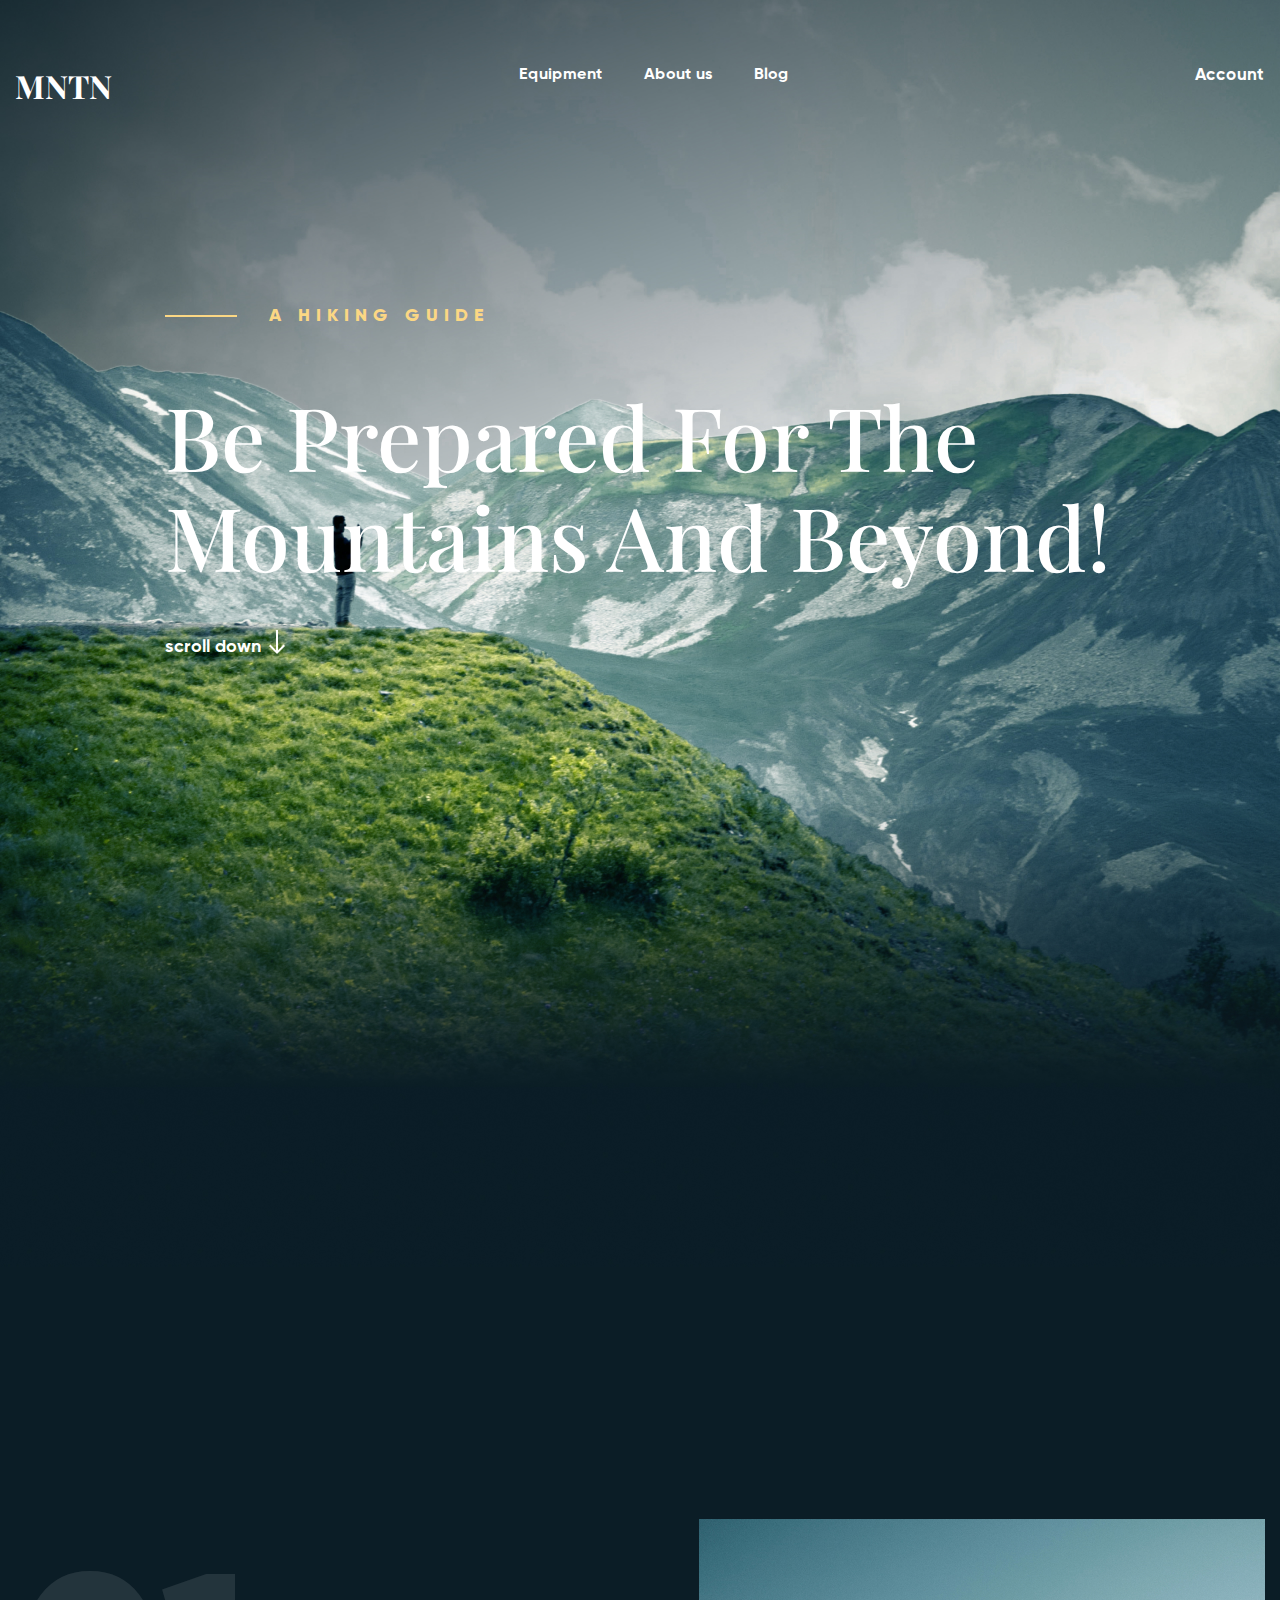
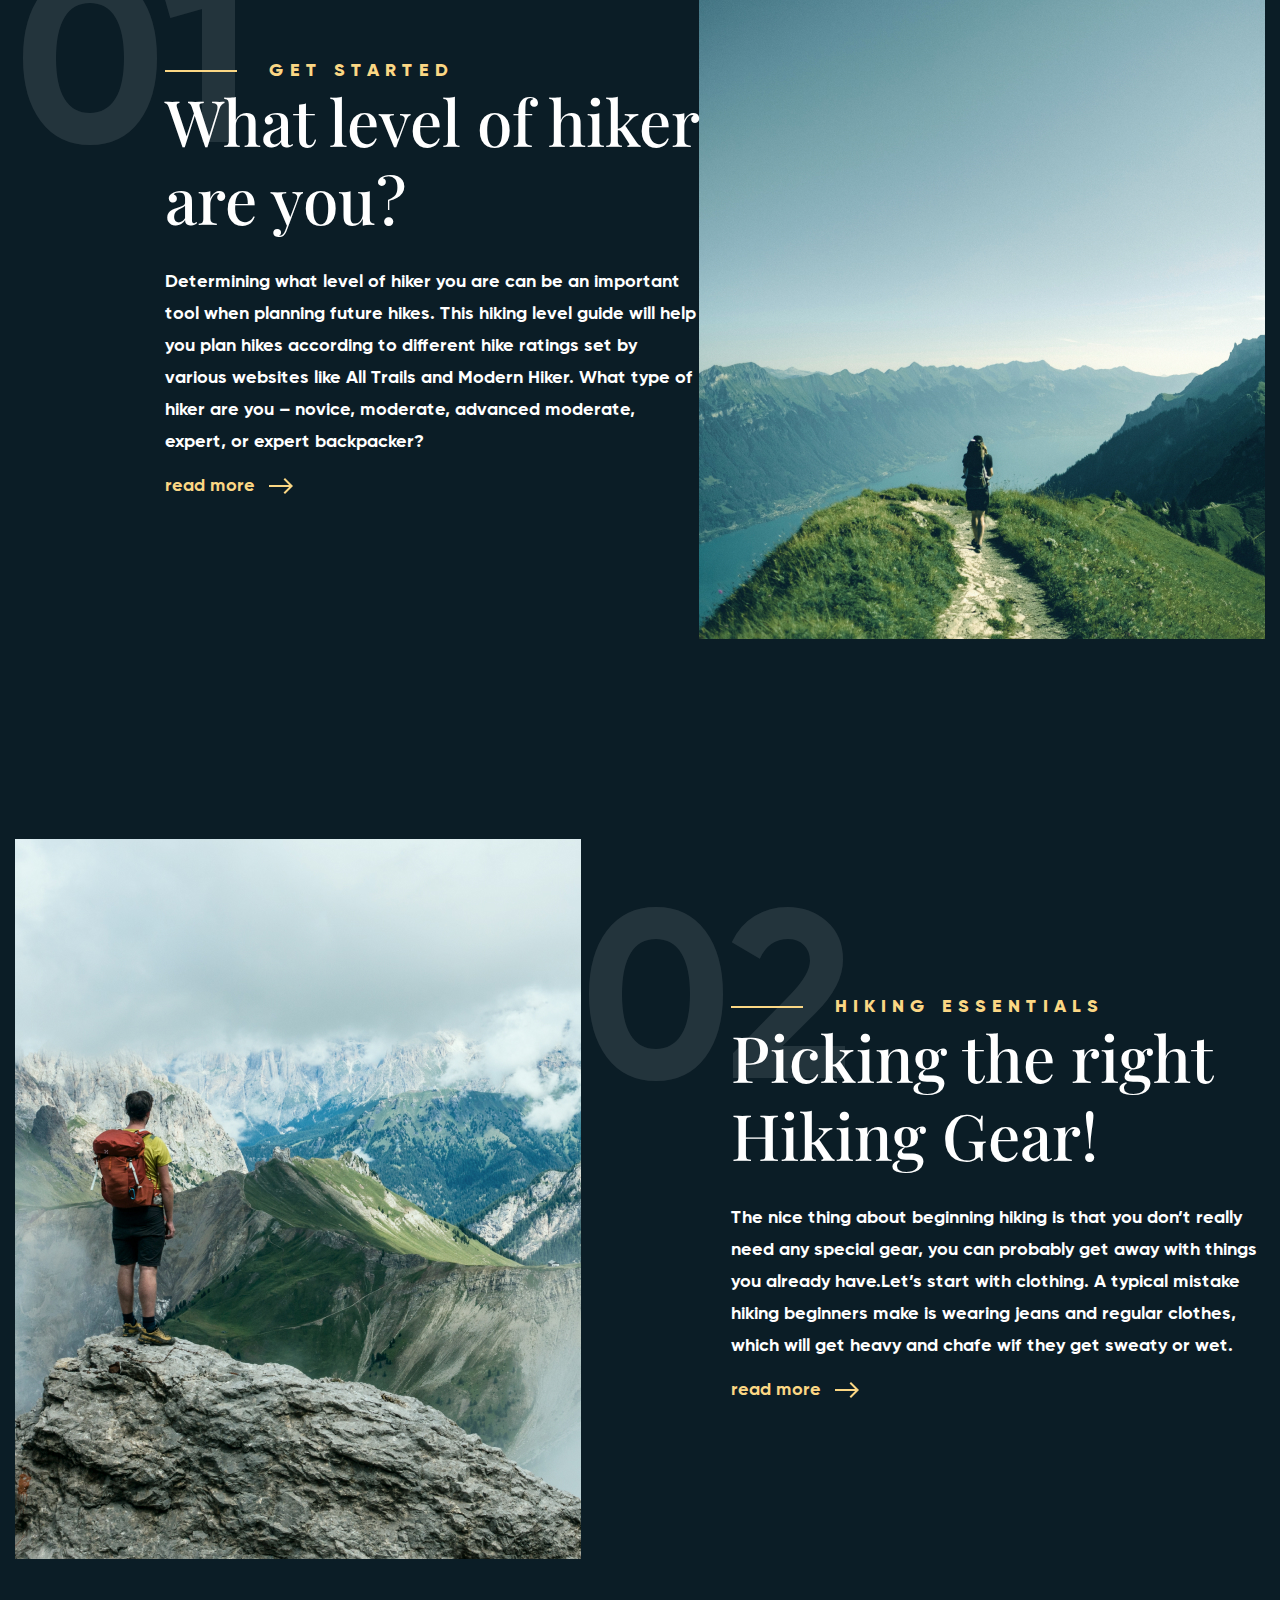
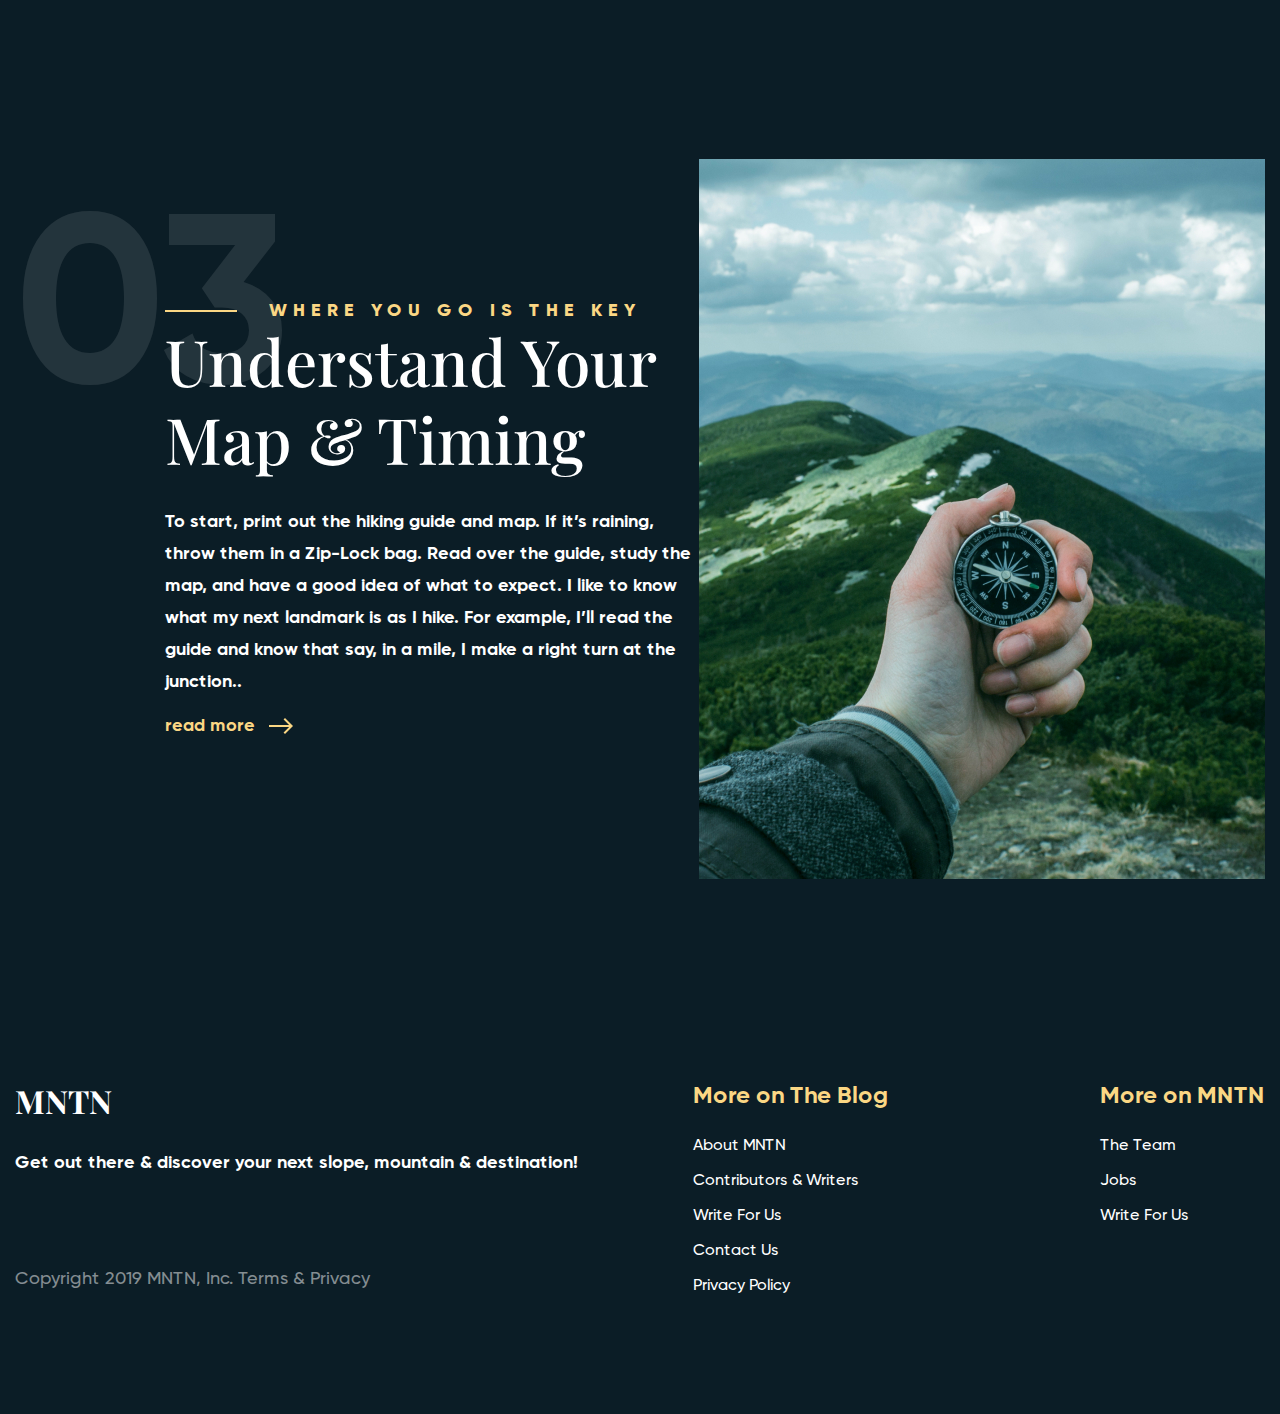
<file: MNTN/index.html>
<!DOCTYPE html>
<html lang="en">
<head>
    <meta charset="UTF-8">
    <meta http-equiv="X-UA-Compatible" content="IE=edge">
    <meta name="viewport" content="width=device-width, initial-scale=1.0">
    <link rel="stylesheet" href="./fonts/Gilroy/stylesheet.css">

    <link rel="preconnect" href="https://fonts.googleapis.com">
    <link rel="preconnect" href="https://fonts.gstatic.com" crossorigin>
    <link href="https://fonts.googleapis.com/css2?family=Playfair+Display:wght@400;500;600;700;800&family=Tinos:wght@400;700&display=swap" rel="stylesheet">

    <link rel="stylesheet" href="style.css">

    <title>MNTN</title>
</head>
<body>
    <header class="header">
        <nav class="navigation">
            <div class="conteiner-nav">
                <div class="raw space-between" >
                    <div class="logo">MNTN</div>
                    <div class="nav">
                        <ul>
                            <li><a href="#">Equipment</a></li>
                            <li><a href="#">About us</a></li>
                            <li><a href="#">Blog</a></li>
                        </ul>
                    </div>
                    <a href="#" class="login">Account</a>
                </div>
            </div>
        </nav>
        <a href="#article1" class="hero">

            <div class="hero-category">A Hiking guide</div>
            <h1 class="hero-h">Be prepared for the Mountains and beyond!</h1>
            <p class="hero-scroll">scroll down</p>

        </a>
    </header>

    <main id="article1" class="main">
        <div class="contain">
            <article class="article" >
                <div class="article-text" data-number="01">
                    <div class="subtitle">
                        Get Started
                    </div>

                    <div class="article-title">
                        What level of  hiker are you?
                    </div>

                    <p >
                        Determining what level of hiker you are can be an important tool when planning future hikes. This hiking level guide will help you plan hikes according to different hike ratings set by various websites like All Trails and Modern Hiker. What type of hiker are you – novice, moderate, advanced moderate, expert, or expert backpacker? 
                    </p>

                    <a href="#" class="read-more">read more</a>

                </div >
                    
                <div class="article-img">
                    <img src="./img/img1.jpg" alt="">
                </div>
            </article>

            <article class="article" >
                <div class="article-text" data-number="02">
                    <div class="subtitle">
                        Hiking Essentials
                    </div>

                    <div class="article-title">
                        Picking the right Hiking Gear!
                    </div>

                    <p >
                        The nice thing about beginning hiking is that you don’t really need any special gear, you can probably get away with things you already have.Let’s start with clothing. A typical mistake hiking beginners make is wearing jeans and regular clothes, which will get heavy and chafe wif they get sweaty or wet.
                    </p>

                    <a href="#" class="read-more">read more</a>

                </div >
                    
                <div class="article-img">
                    <img src="./img/img2.jpg" alt="">
                </div>
            </article>

            <article class="article" >
                <div class="article-text" data-number="03">
                    <div class="subtitle">
                        where you go is the key
                    </div>

                    <div class="article-title">
                        Understand Your Map & Timing
                    </div>

                    <p >
                        To start, print out the hiking guide and map. If it’s raining, throw them in a Zip-Lock bag. Read over the guide, study the map, and have a good idea of what to expect. I like to know what my next landmark is as I hike. For example, I’ll read the guide and know that say, in a mile, I make a right turn at the junction..
                    </p>

                    <a href="#" class="read-more">read more</a>

                </div >
                    
                <div class="article-img">
                    <img src="./img/img3.jpg" alt="">
                </div>
            </article>

        </div>
    </main>

    <footer class="footer">
        <div class="contain">
            <div class="raw space-between">

                <div class="foter-copyright">
                    <div class="foter-copyright-logo"><div class="logo">MNTN</div></div>

                    <div class="foter-copyright-desc">Get out there & discover your next slope, mountain & destination!</div>

                    <div class="foter-copyright-terms">Copyright 2019 MNTN, Inc. Terms & Privacy</div>

                </div>
                <div class="footer-nav-wrapper">
                    <div class="footer-nav">
                        <div class="footer-nav-title">More on The Blog</div>
                        <ul>
                            <li><a href="">About MNTN</a></li>
                            <li><a href="">Contributors & Writers</a></li>
                            <li><a href="">Write For Us</a></li>
                            <li><a href="">Contact Us</a></li>
                            <li><a href="">Privacy Policy</a></li>
                        </ul>
                    </div>
                    <div class="footer-nav">
                        <div class="footer-nav-title">More on MNTN</div>
                        <ul>
                            <li><a href="">The Team</a></li>
                            <li><a href="">Jobs</a></li>
                            <li><a href="">Write For Us</a></li>
                        </ul>
                    </div>
                </div>
            </div>
        </div>
    </footer>
</body>
</html>
</file>
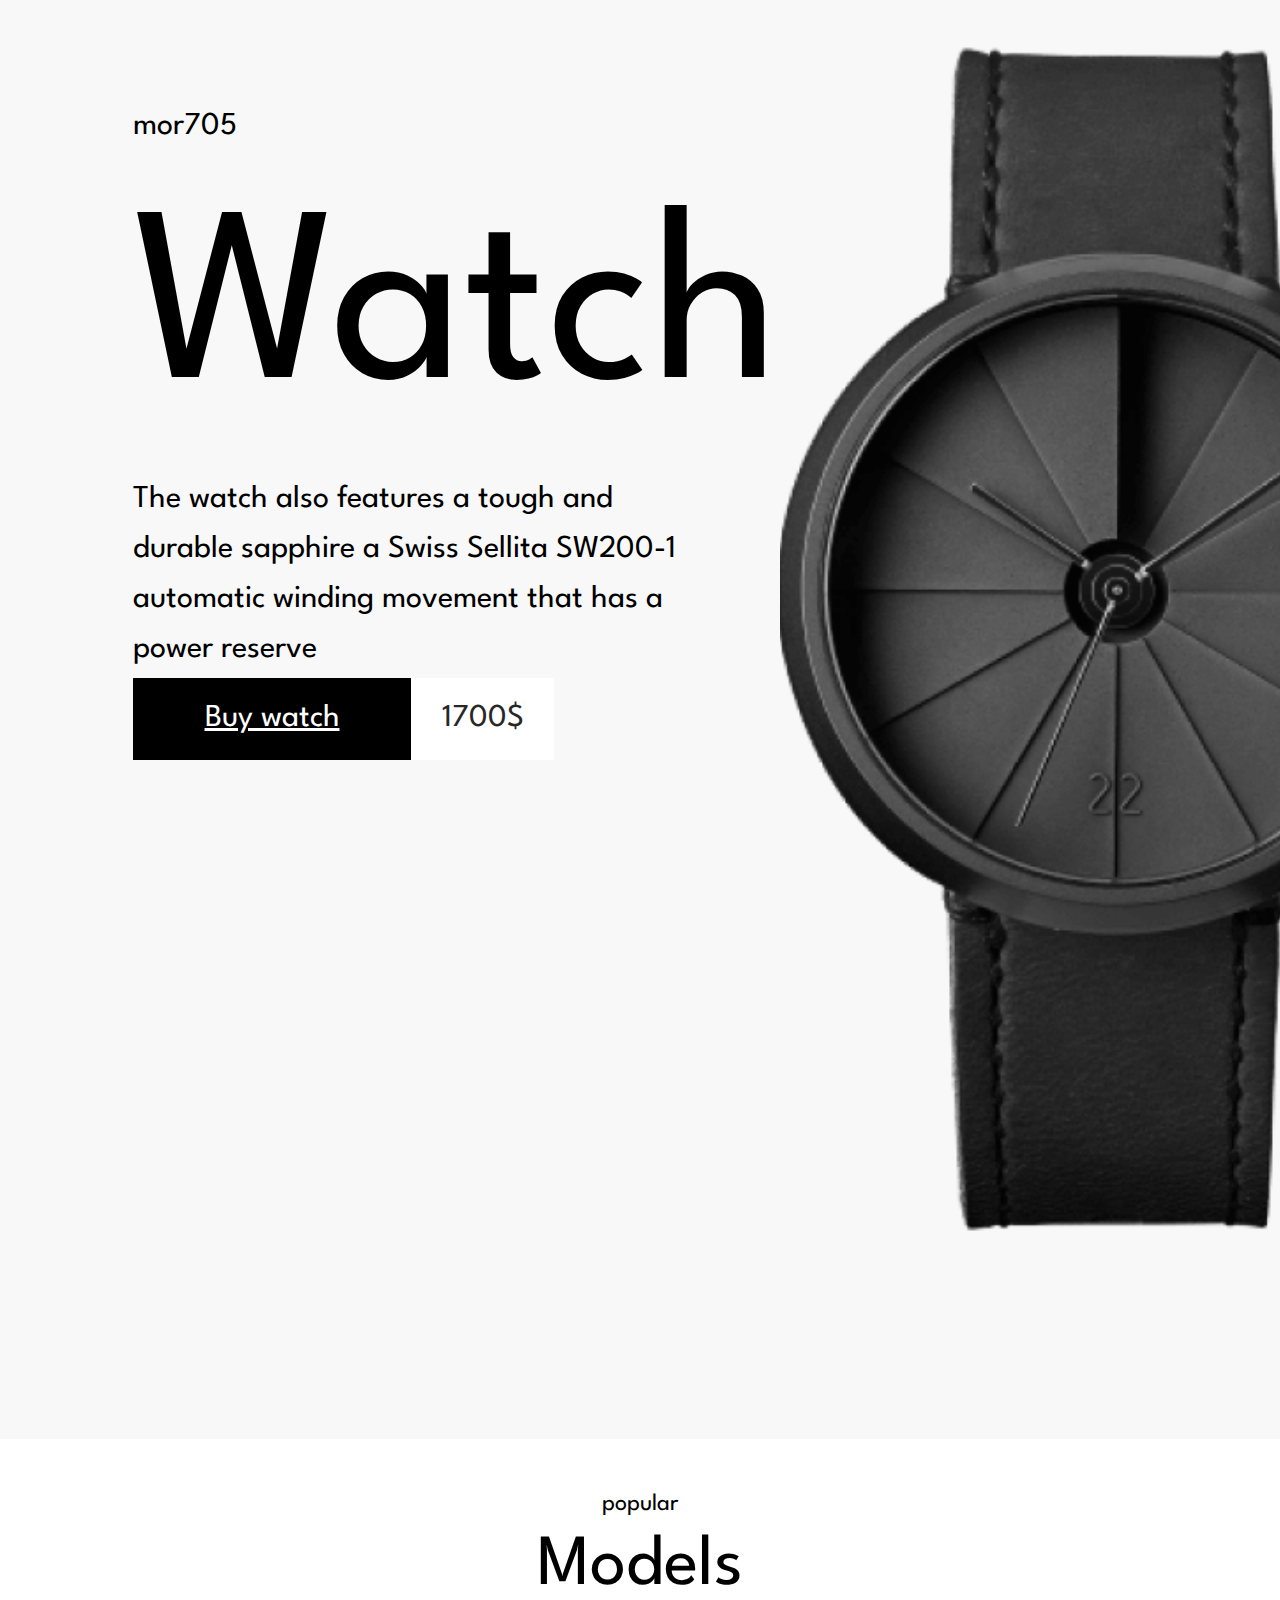
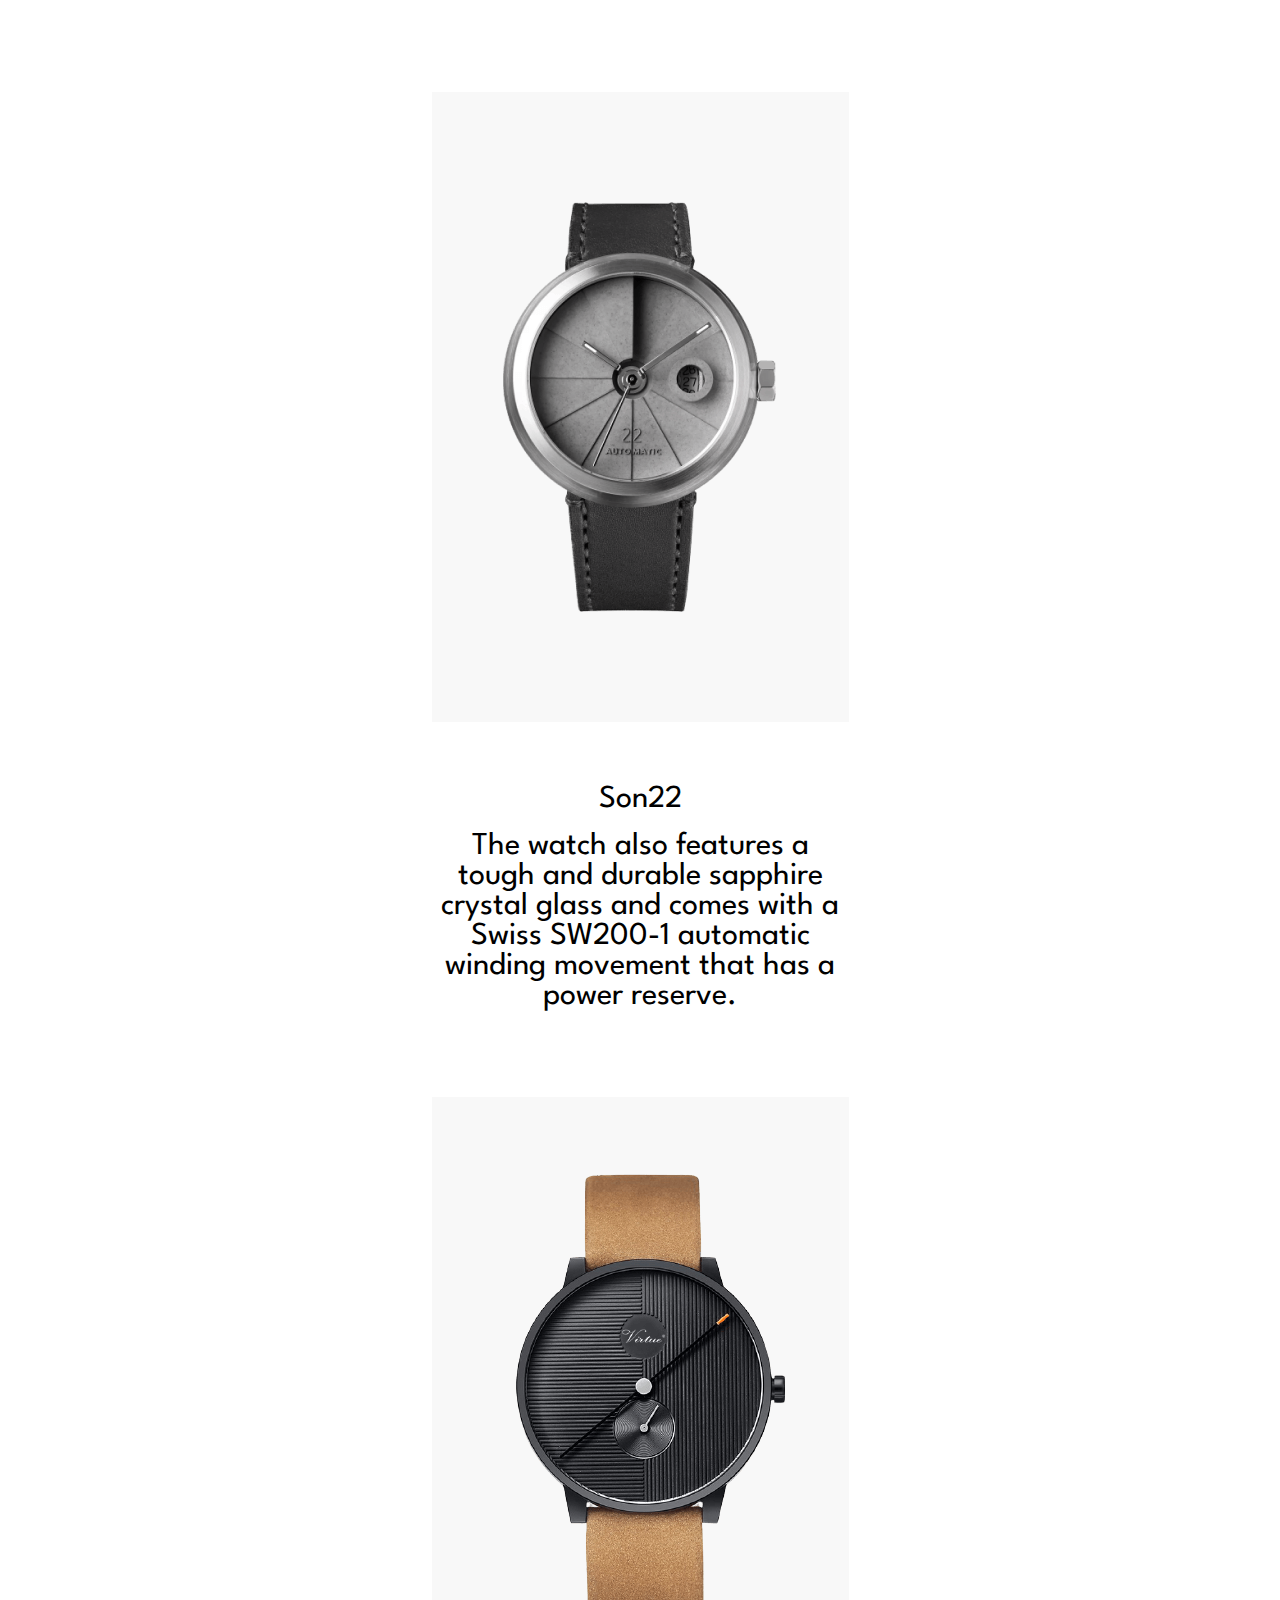
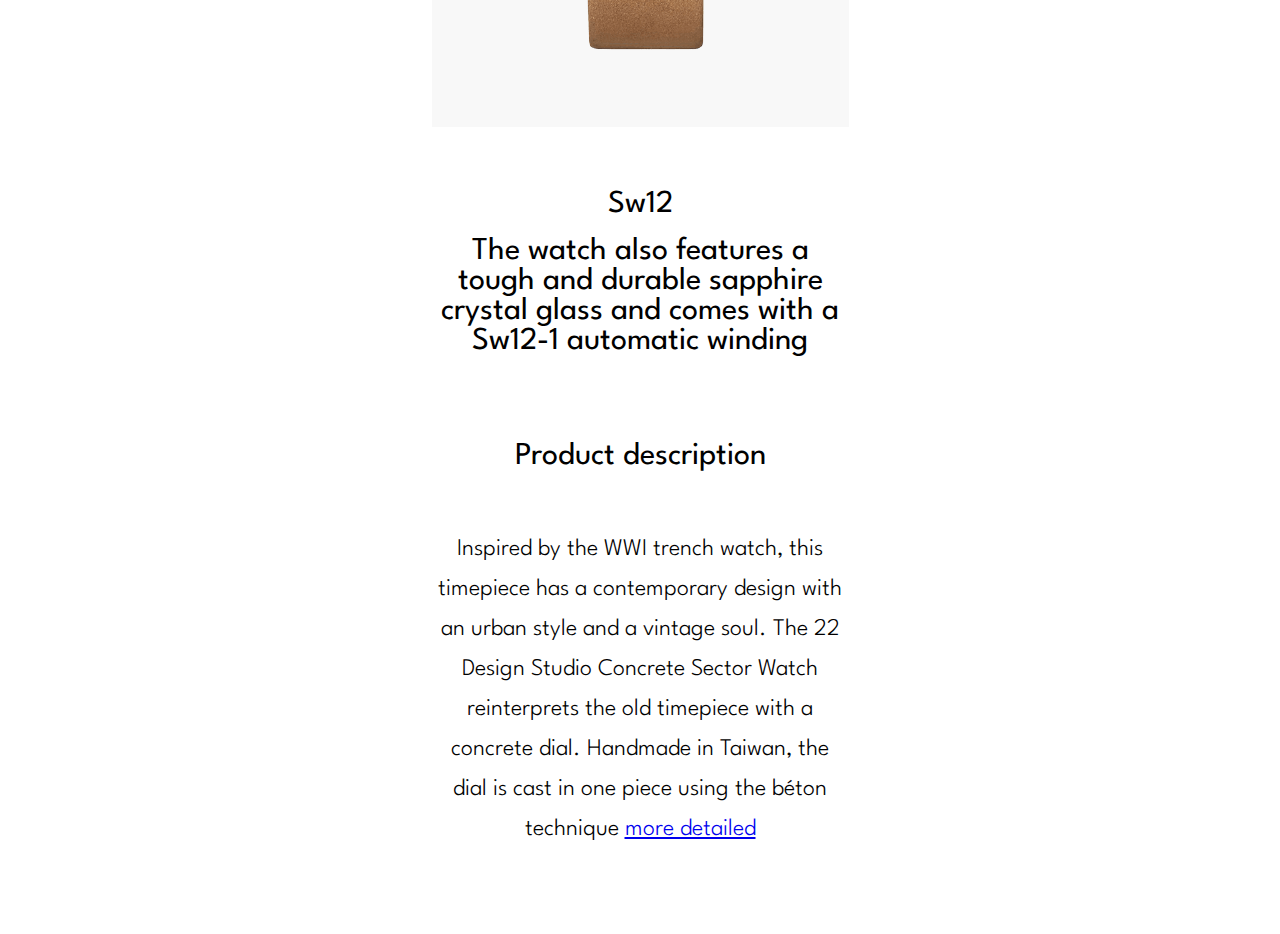
<file: Watch/index.html>
<!DOCTYPE html>
<html lang="en">
<head>
    <meta charset="UTF-8">
    <meta http-equiv="X-UA-Compatible" content="IE=edge">
    <meta name="viewport" content="width=device-width, initial-scale=1.0">

    <link rel="preconnect" href="https://fonts.googleapis.com">
    <link rel="preconnect" href="https://fonts.gstatic.com" crossorigin>
    <link href="https://fonts.googleapis.com/css2?family=League+Spartan:wght@300;400;700&display=swap" rel="stylesheet">

    <link rel="stylesheet" href="style.css">

    <title>Watchs</title>
</head>
<body>
    <header class="header">
        <div class="header-cont">
            <div>
                <h1 class="h-title">mor705</h1>
                <p class="h-subtitle">Watch</p>
                <div class="kkim">
                    <p class="h-description">The watch also features a tough and durable sapphire a Swiss Sellita SW200-1 automatic winding movement that has a power reserve</p>
                </div>
                <div class="buy-wrapper">
                    <a href ="@" class= "buy" >Buy watch</a>
                    <div class="price">1700$</div></div>
            </div>
            <div class="wrapper">
                <img class="h-img"
                srcset="img/image-removebg-preview (14) 1.png,
                img/image-removebg-preview (14) 1.png"
                src="img/image-removebg-preview (14) 1.png" alt =" Model mor705">
            </div>
        </div>
    </header>
    <main>
        <p class="pop">popular</p>
        <p class="models">Models</p>
        <div class="m-item">
            <div class="item">
                <img 
                srcset="img/image-removebg-preview (15) 1.png,
                img/image-removebg-preview (15) 1.png"
                src="img/image-removebg-preview (15) 1.png" alt =" Model son22">    
            </div>
            <h2 class="item-title">Son22</h2>
            <p class="item-description">The watch also features a tough and durable sapphire crystal glass and comes with a Swiss SW200-1 automatic winding movement that has a power reserve.</p>
        </div>
        <div class="m-item">
            <div class="item">
                <img 
                srcset="img/image-removebg-preview (17) 1.png,
                img/image-removebg-preview (17) 1.png"
                src="img/image-removebg-preview (17) 1.png" alt =" Model Sw12">    
            </div>
            <h2 class="item-title">Sw12</h2>
            <p class="item-description">The watch also features a tough and durable sapphire crystal glass and comes with a Sw12-1 automatic winding</p>
        </div>
        <div class="prod-dis-wrap">
            <p class=" prod-des">Product description</p>
            <p class="prod-title">Inspired by the WWI trench watch, this timepiece has a contemporary design with an urban style and a vintage soul. The 22 Design Studio Concrete Sector Watch reinterprets the old timepiece with a concrete dial. Handmade in Taiwan, the dial is cast in one piece using the béton technique <a href ="@">more detailed</a></p>
        </div>
    </main>
</body>
</html>
</file>
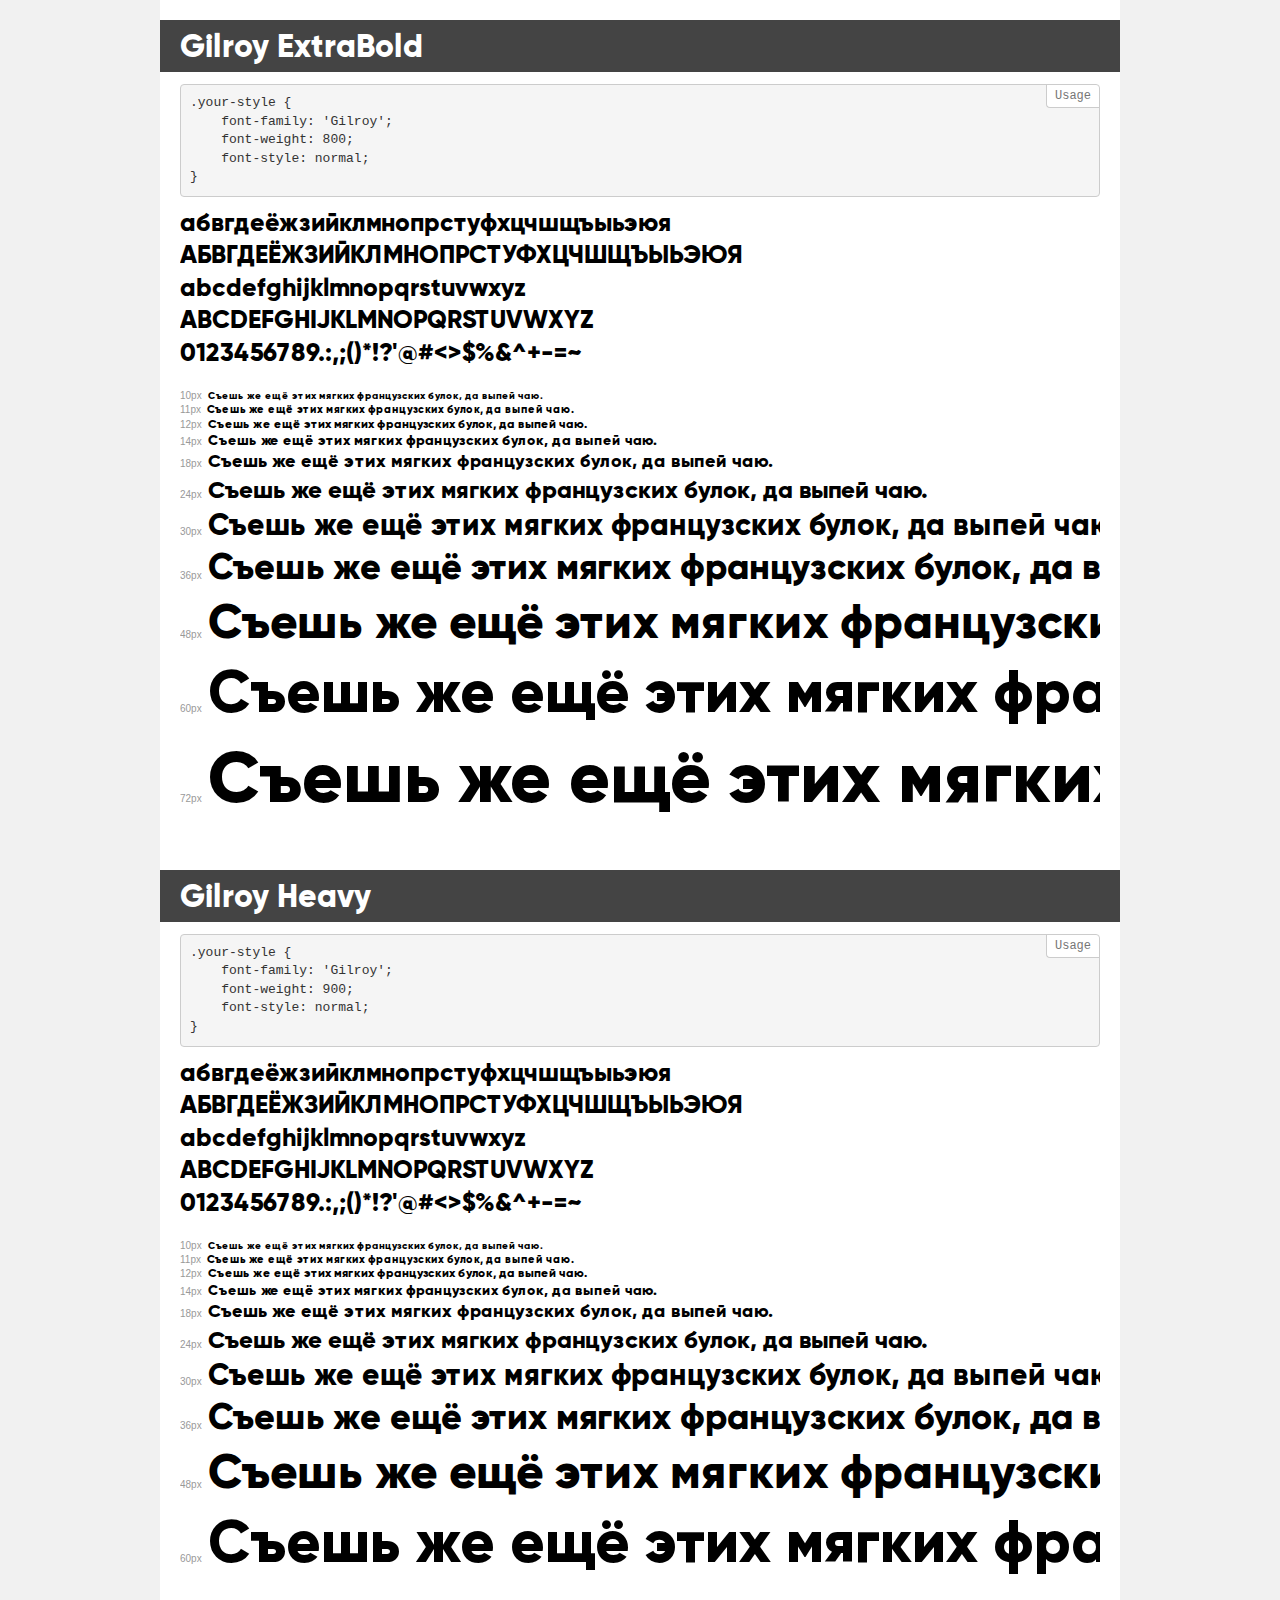
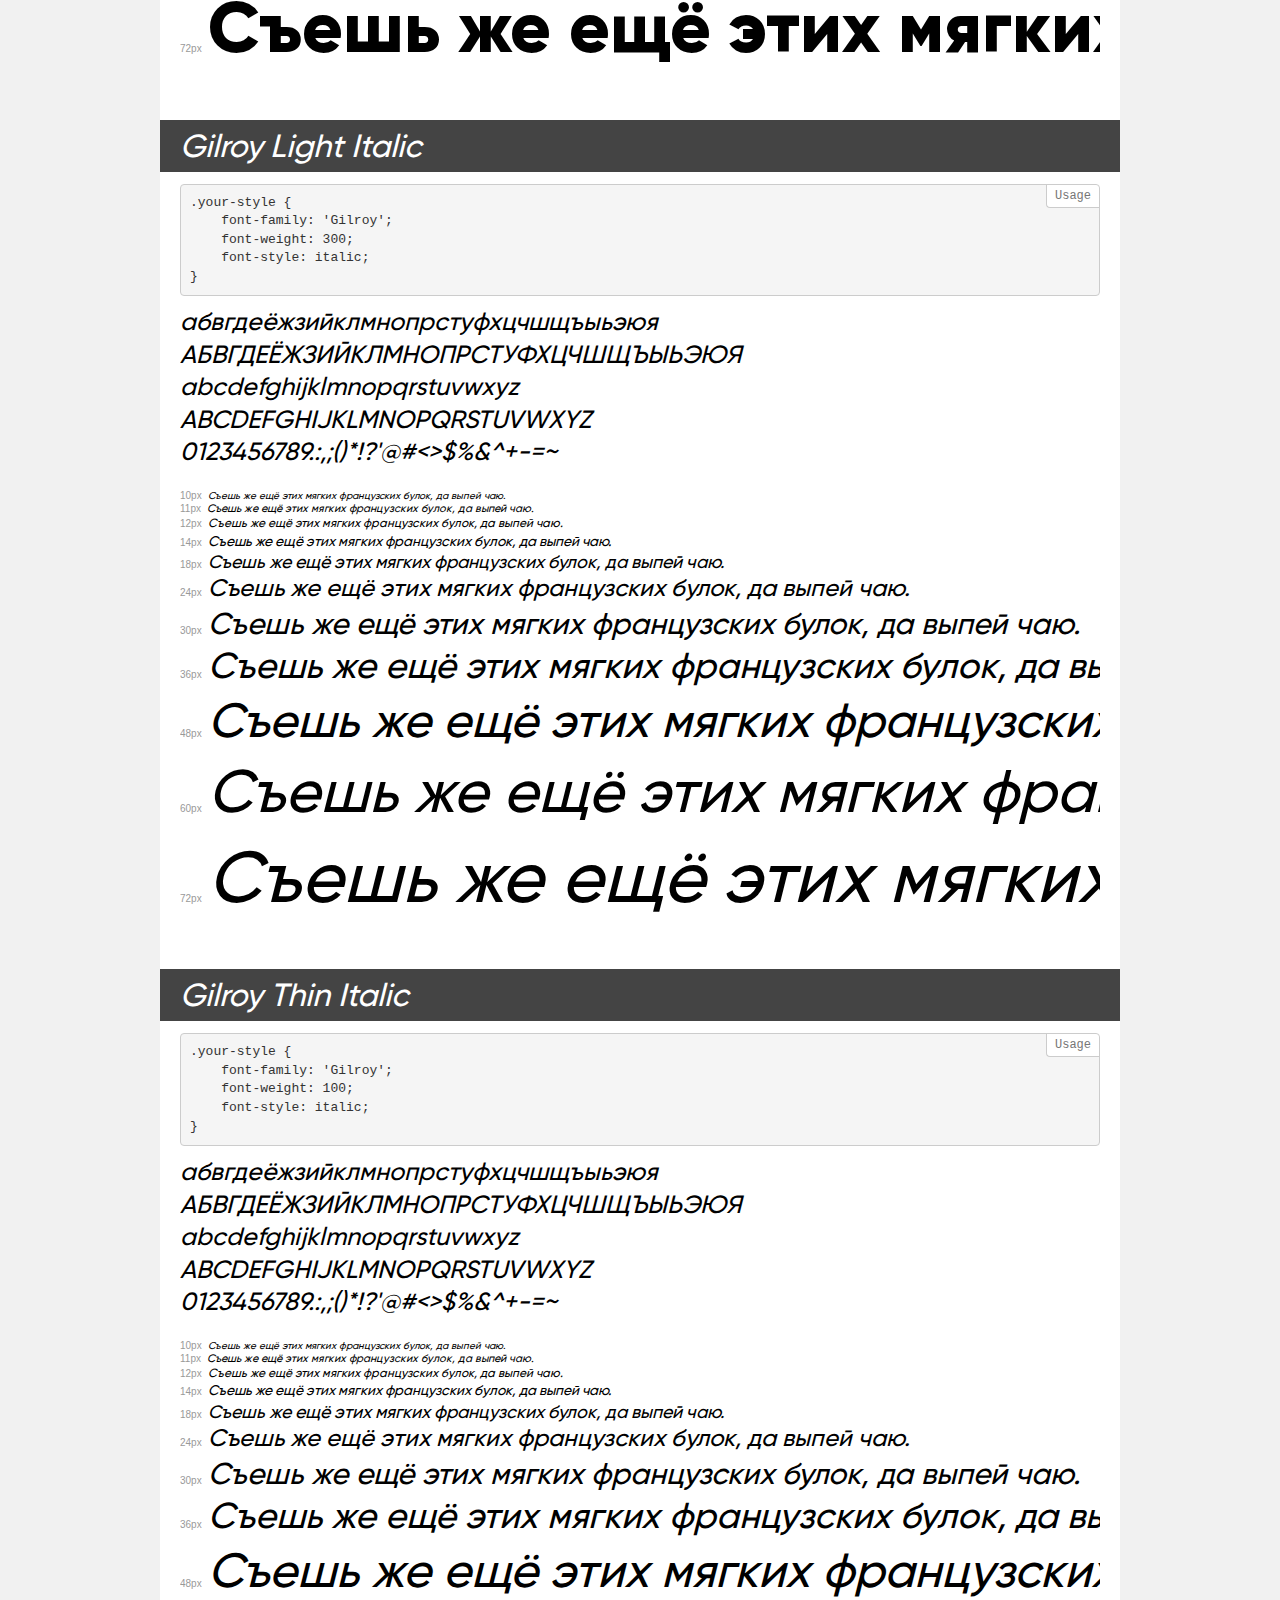
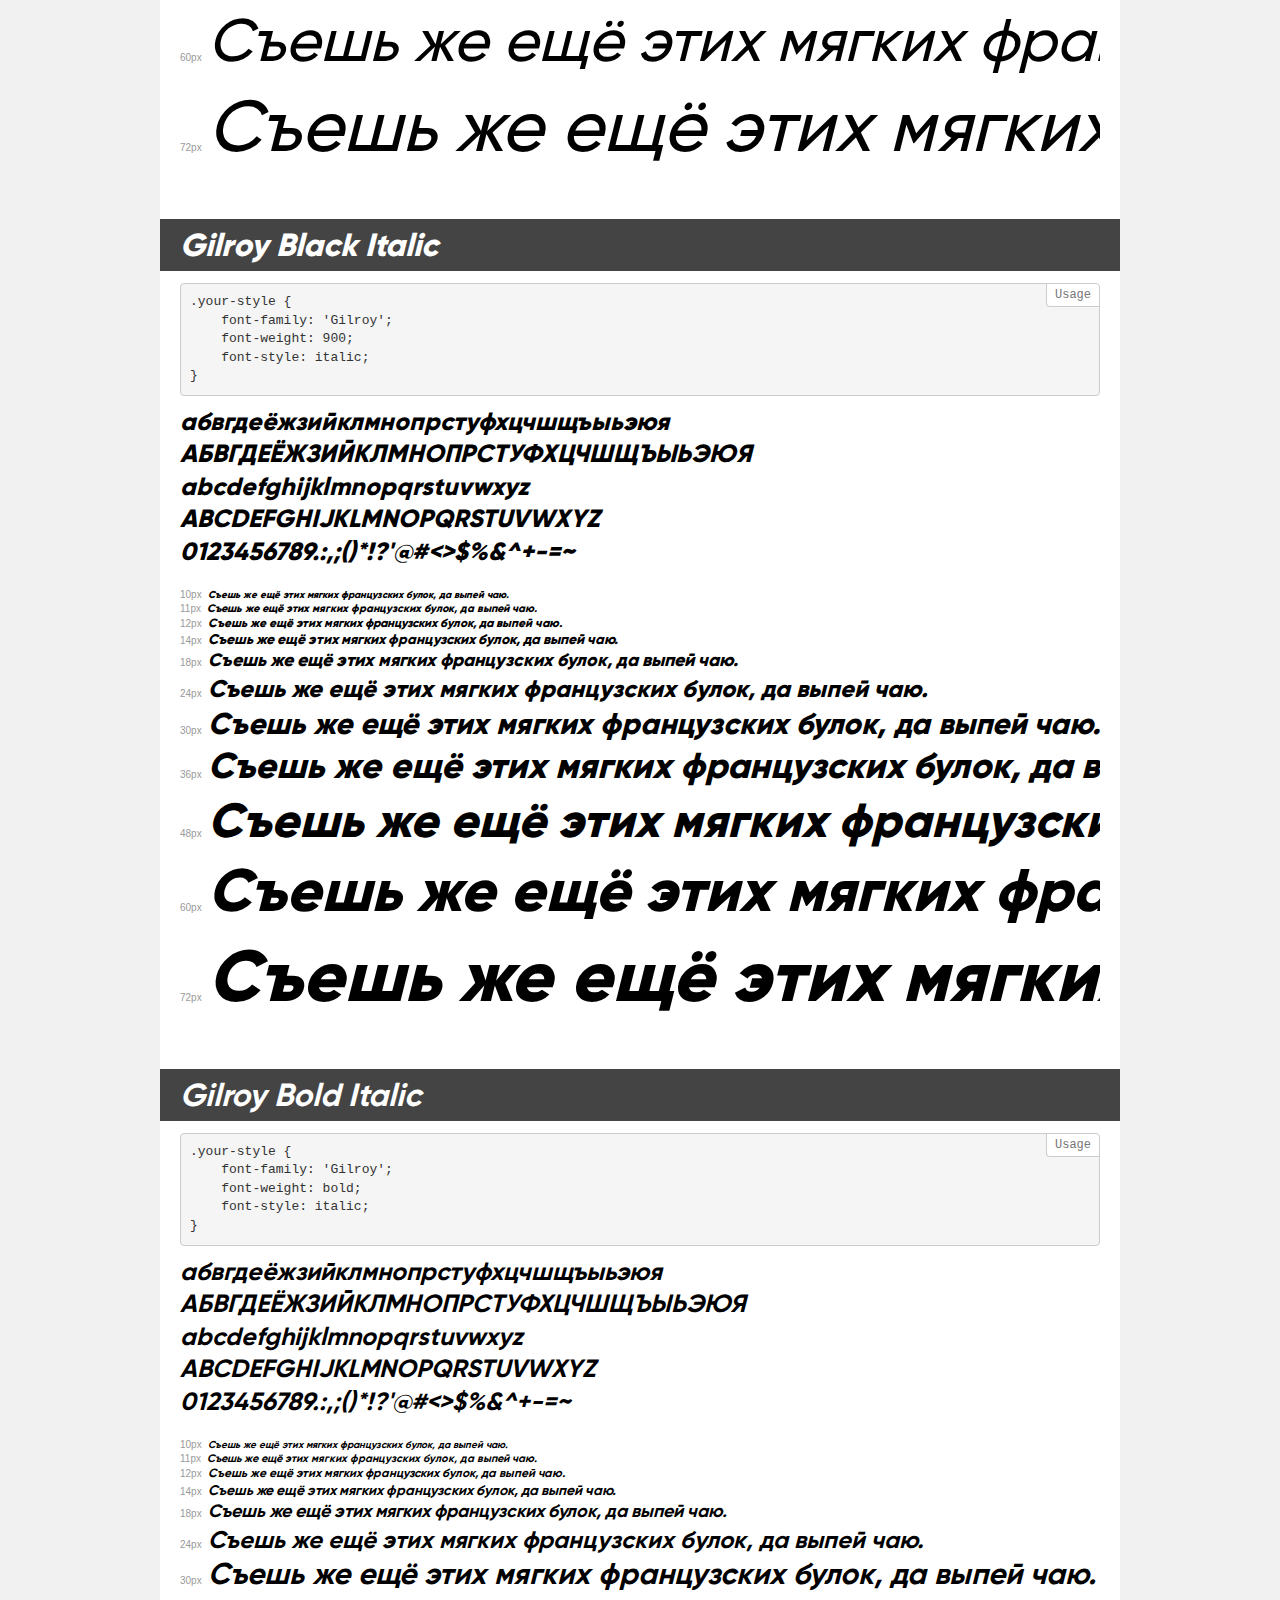
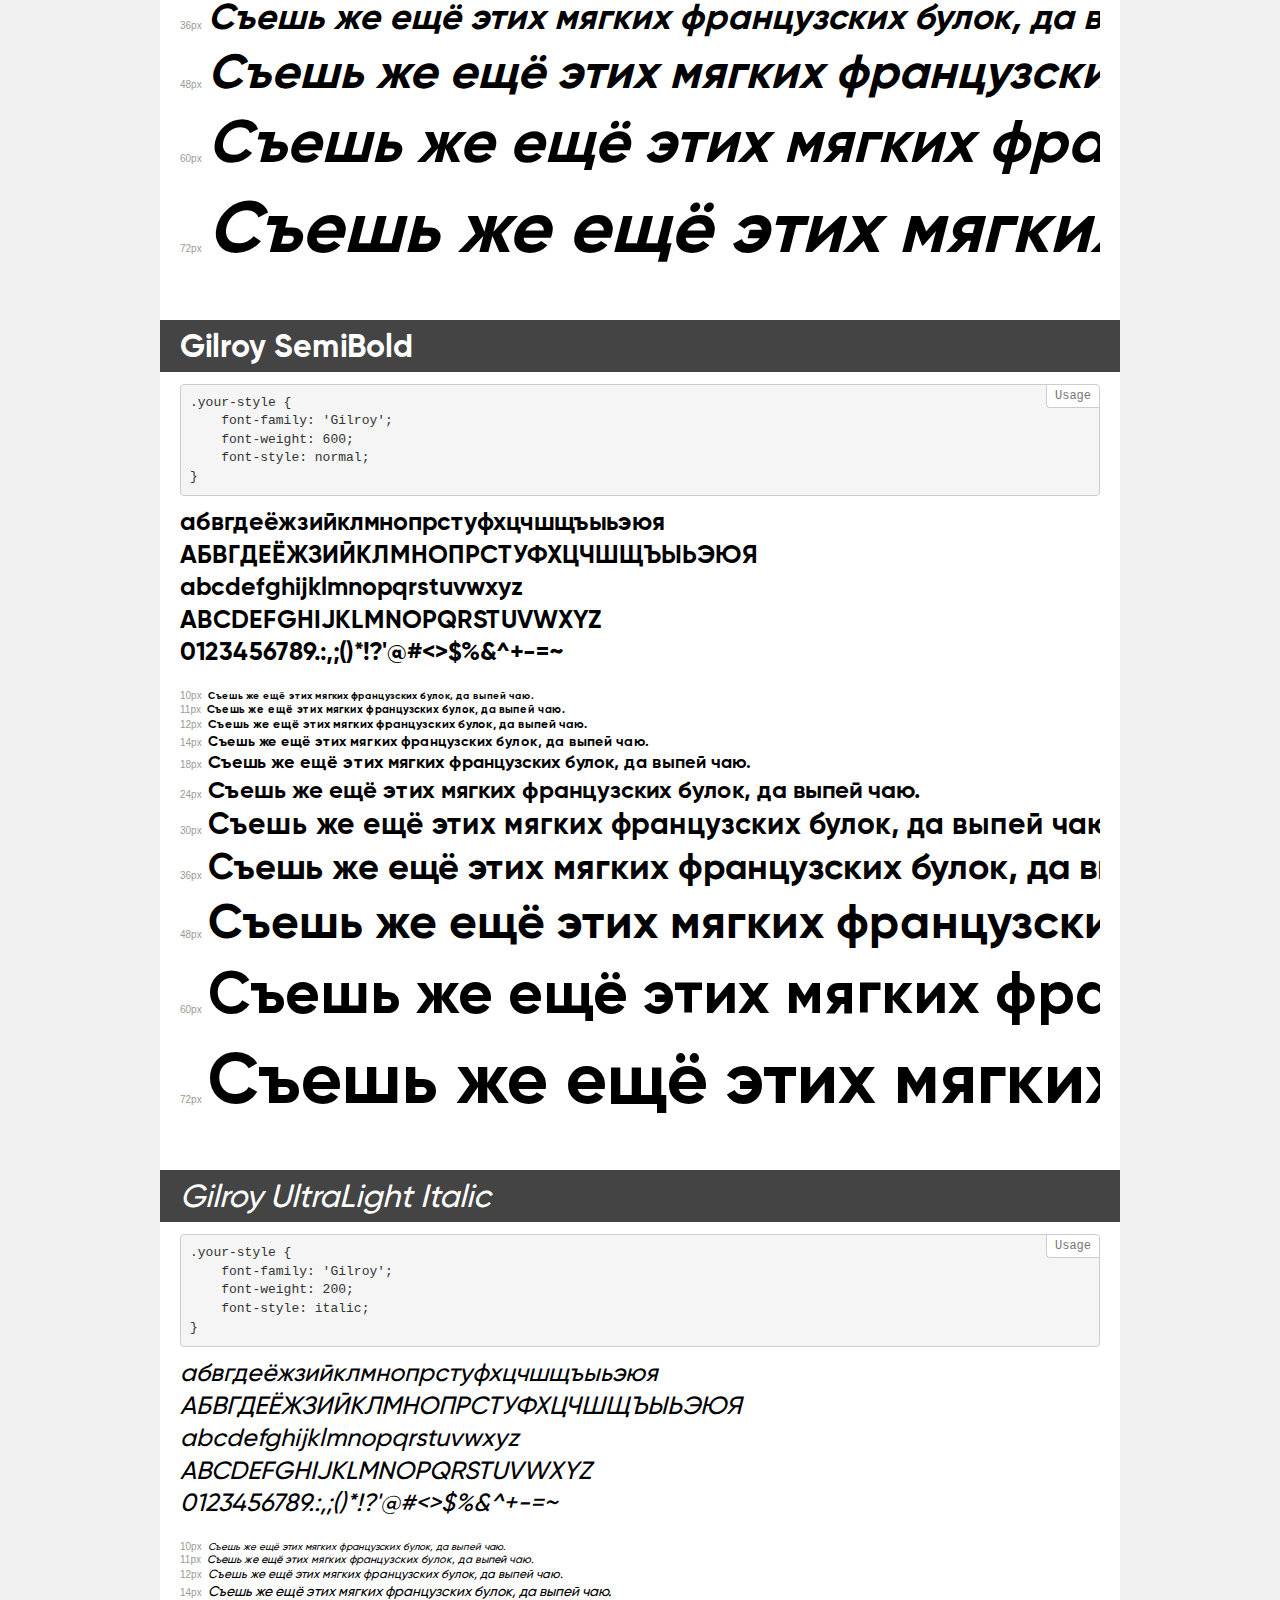
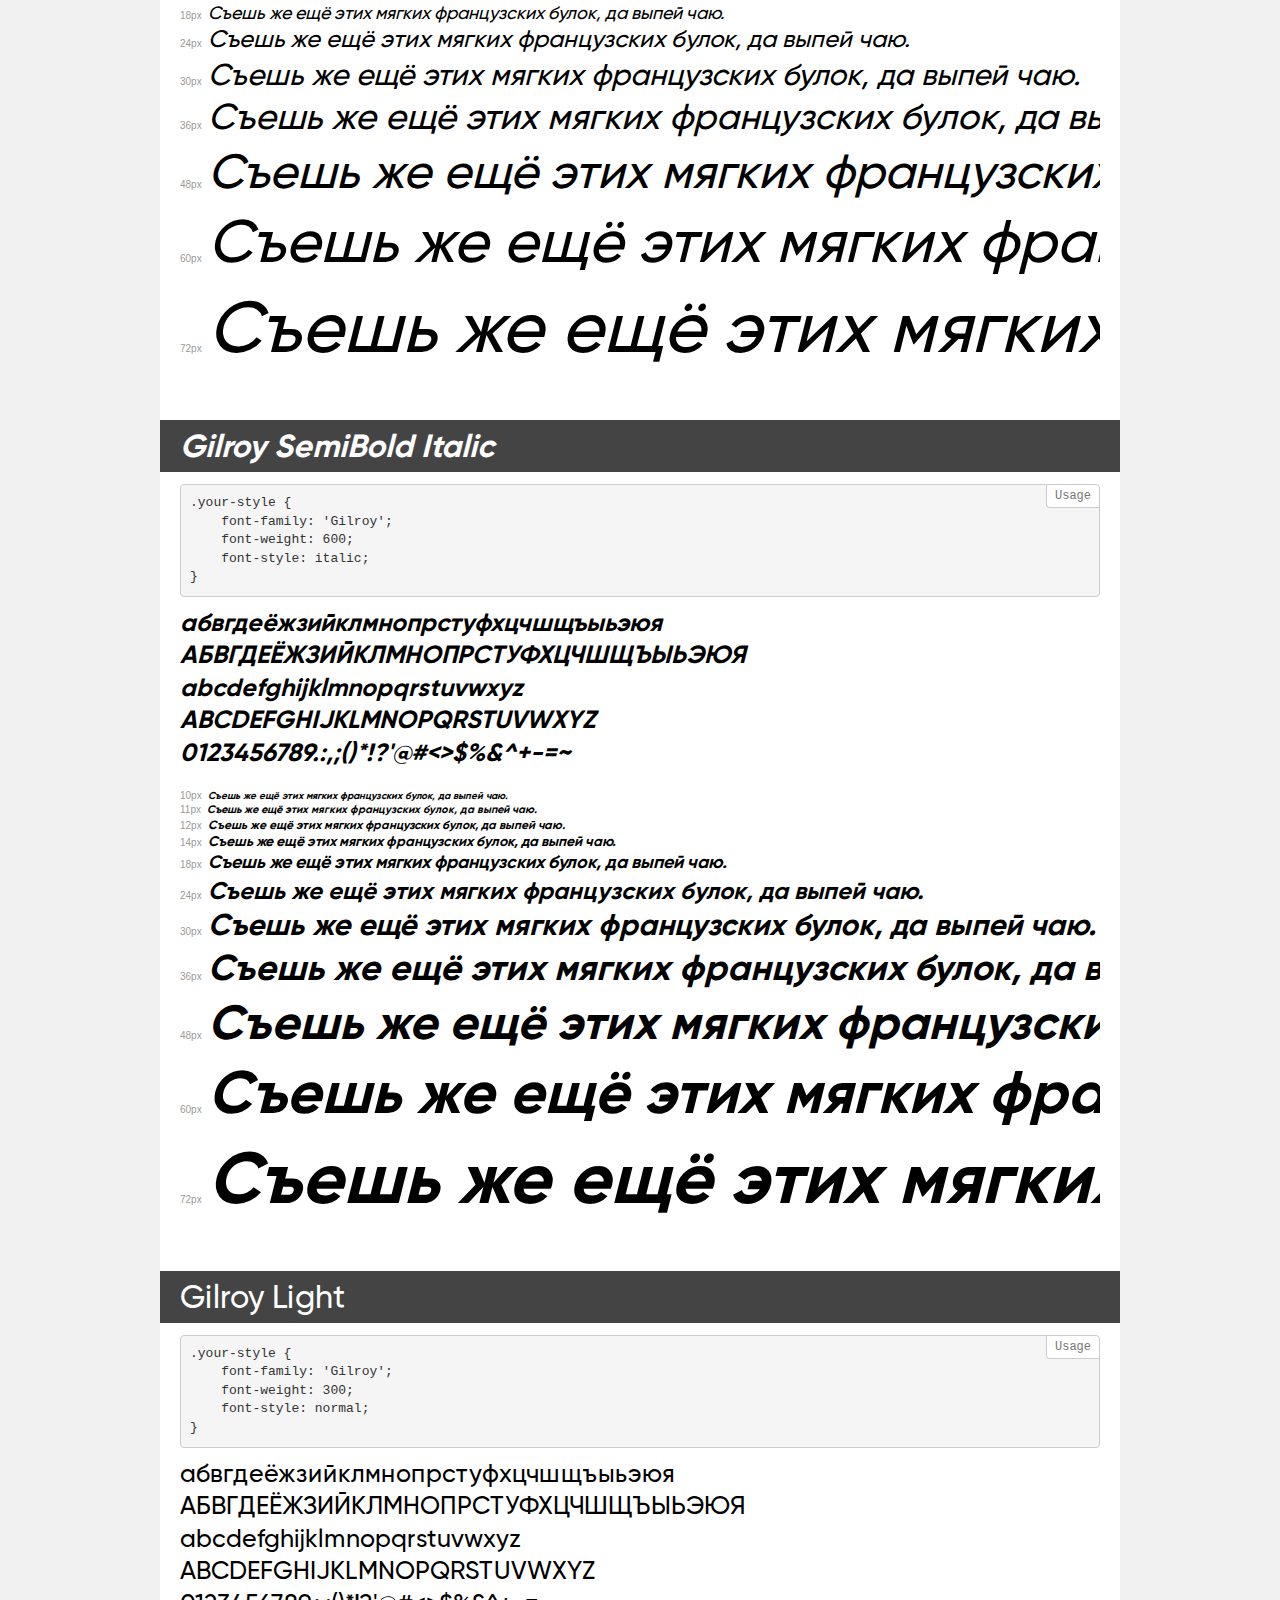
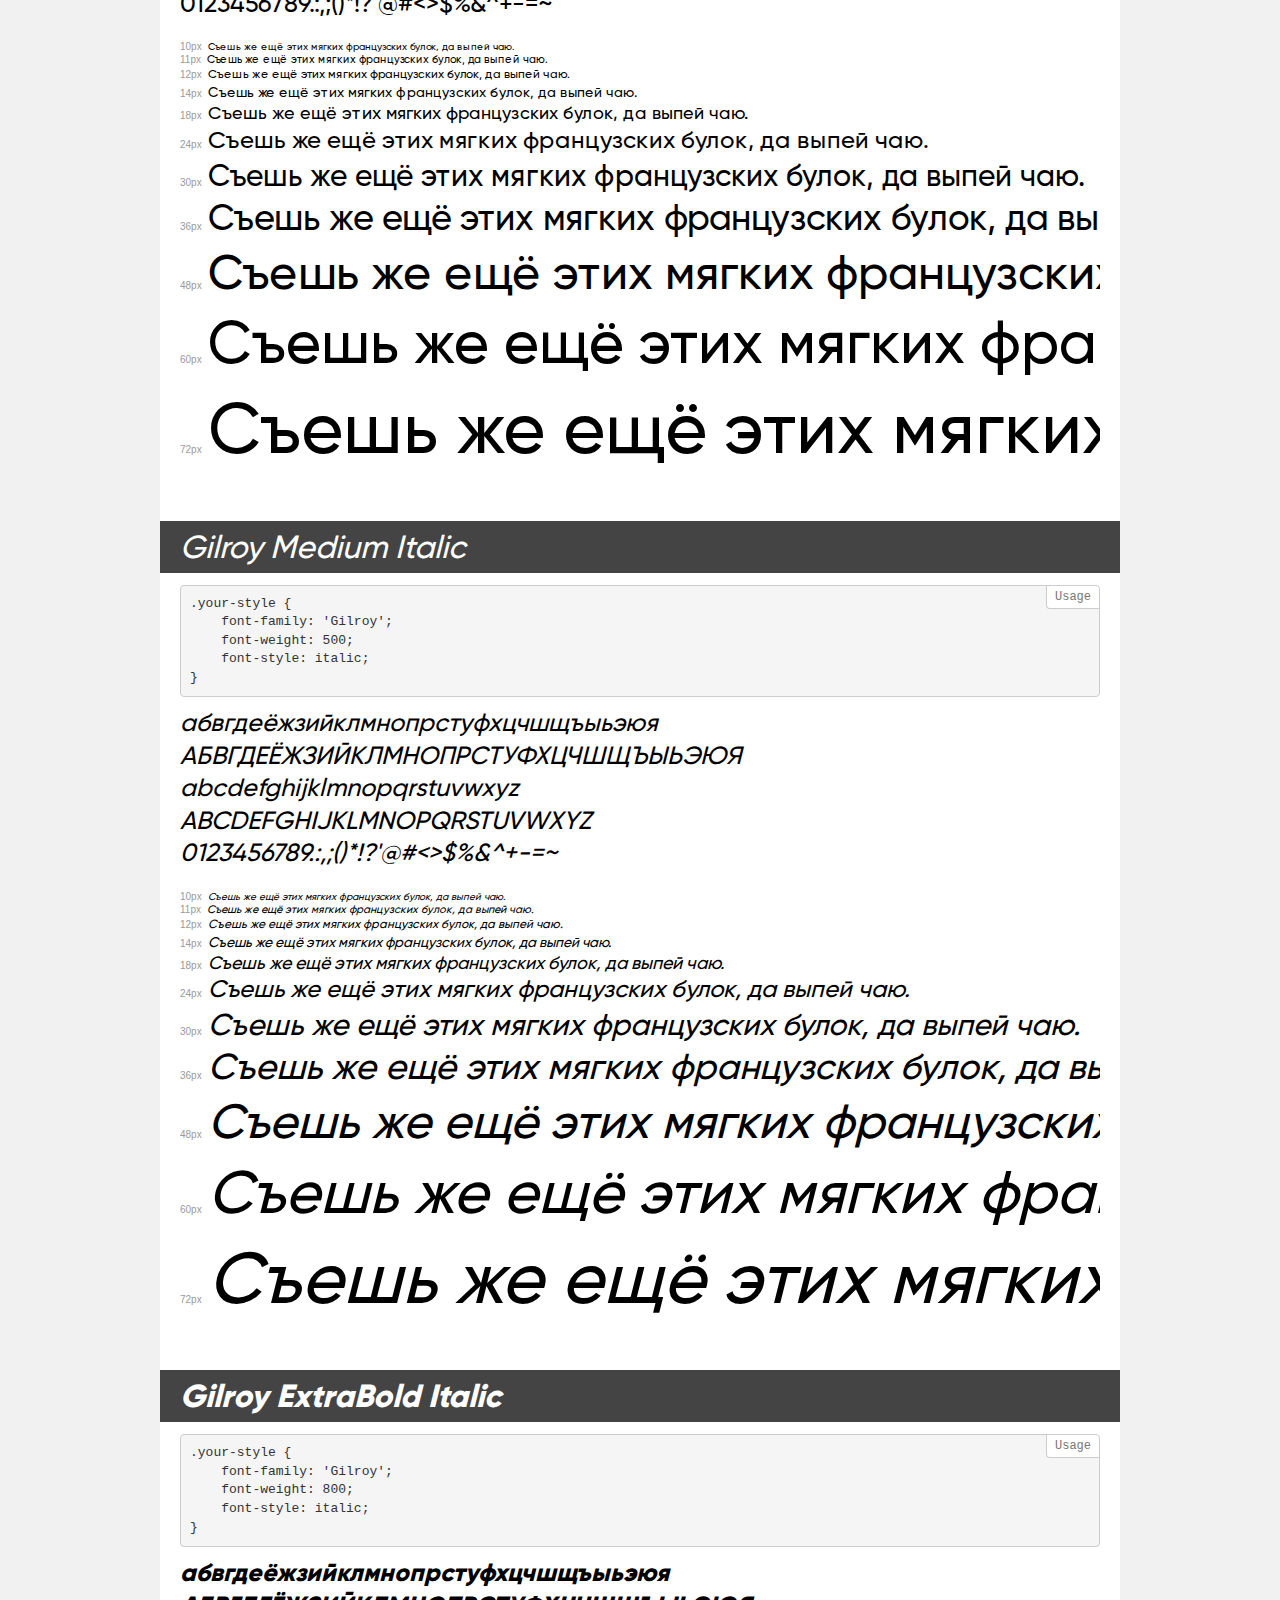
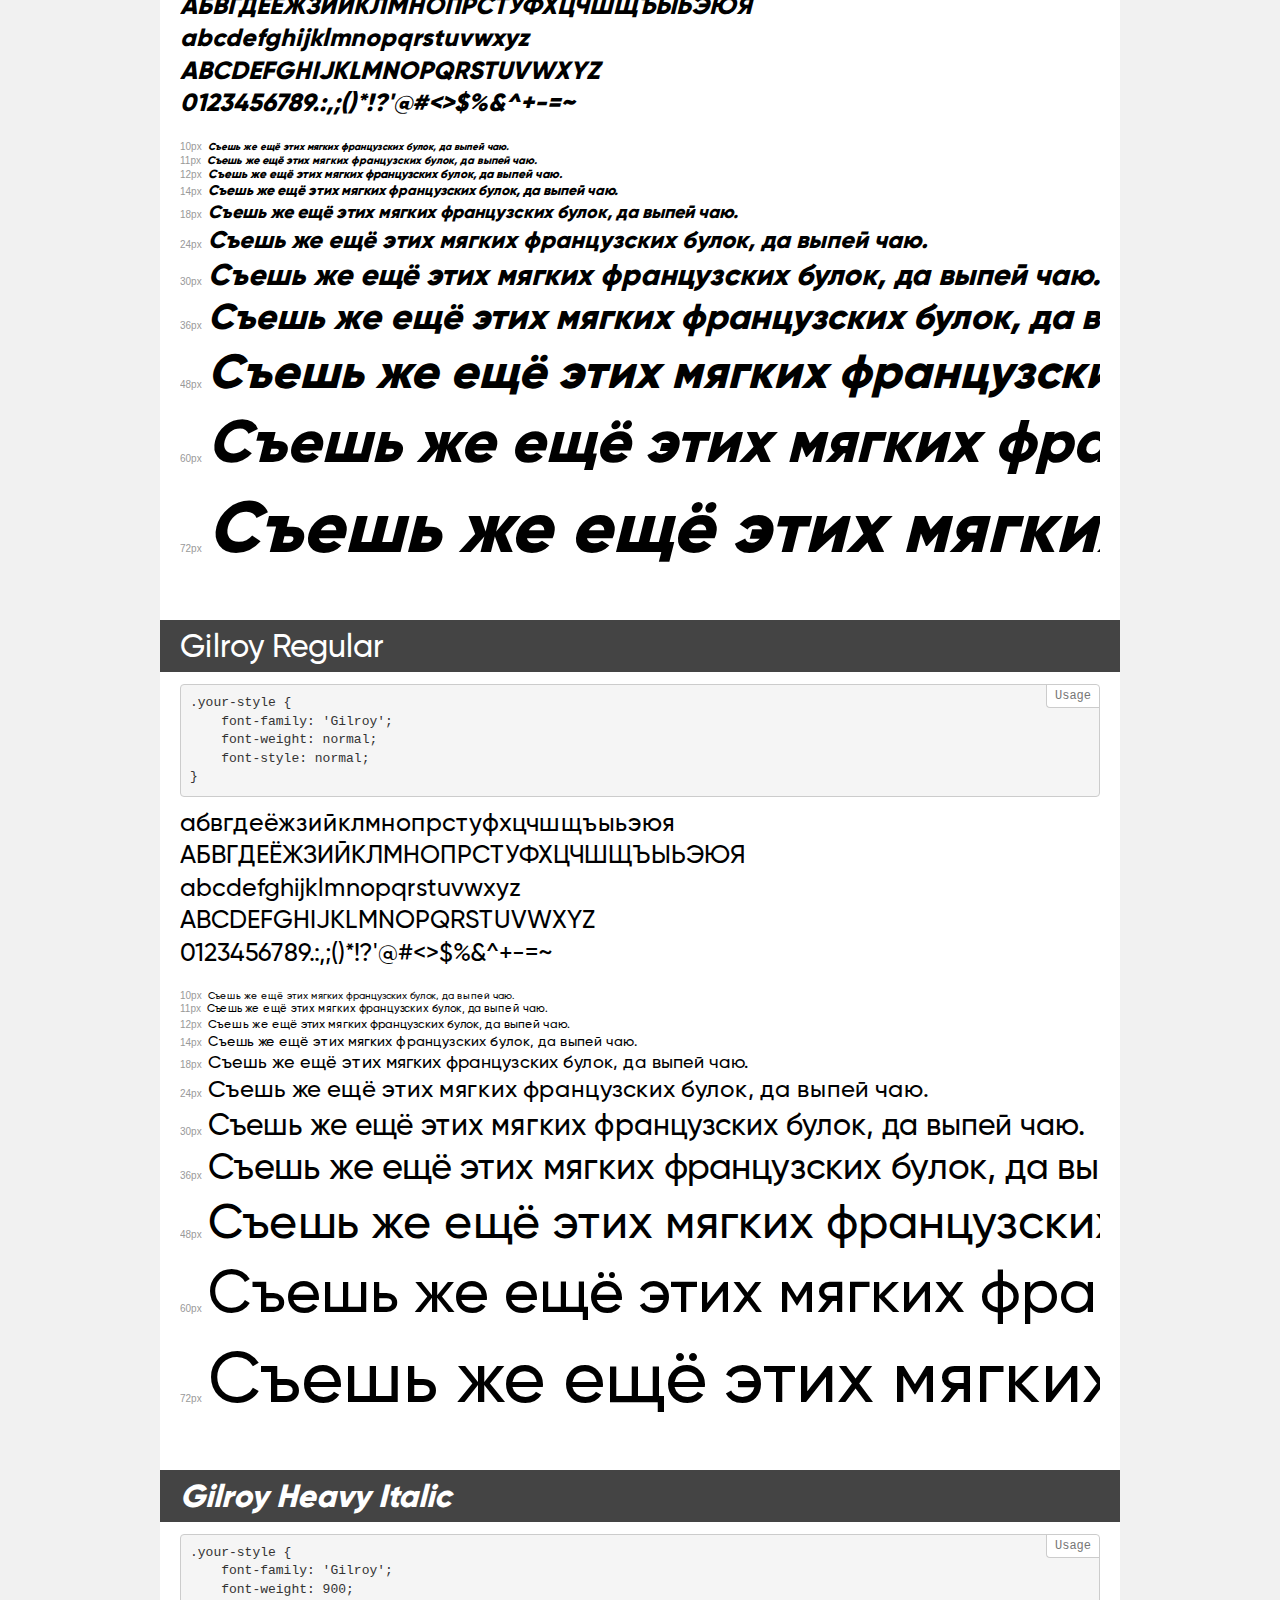
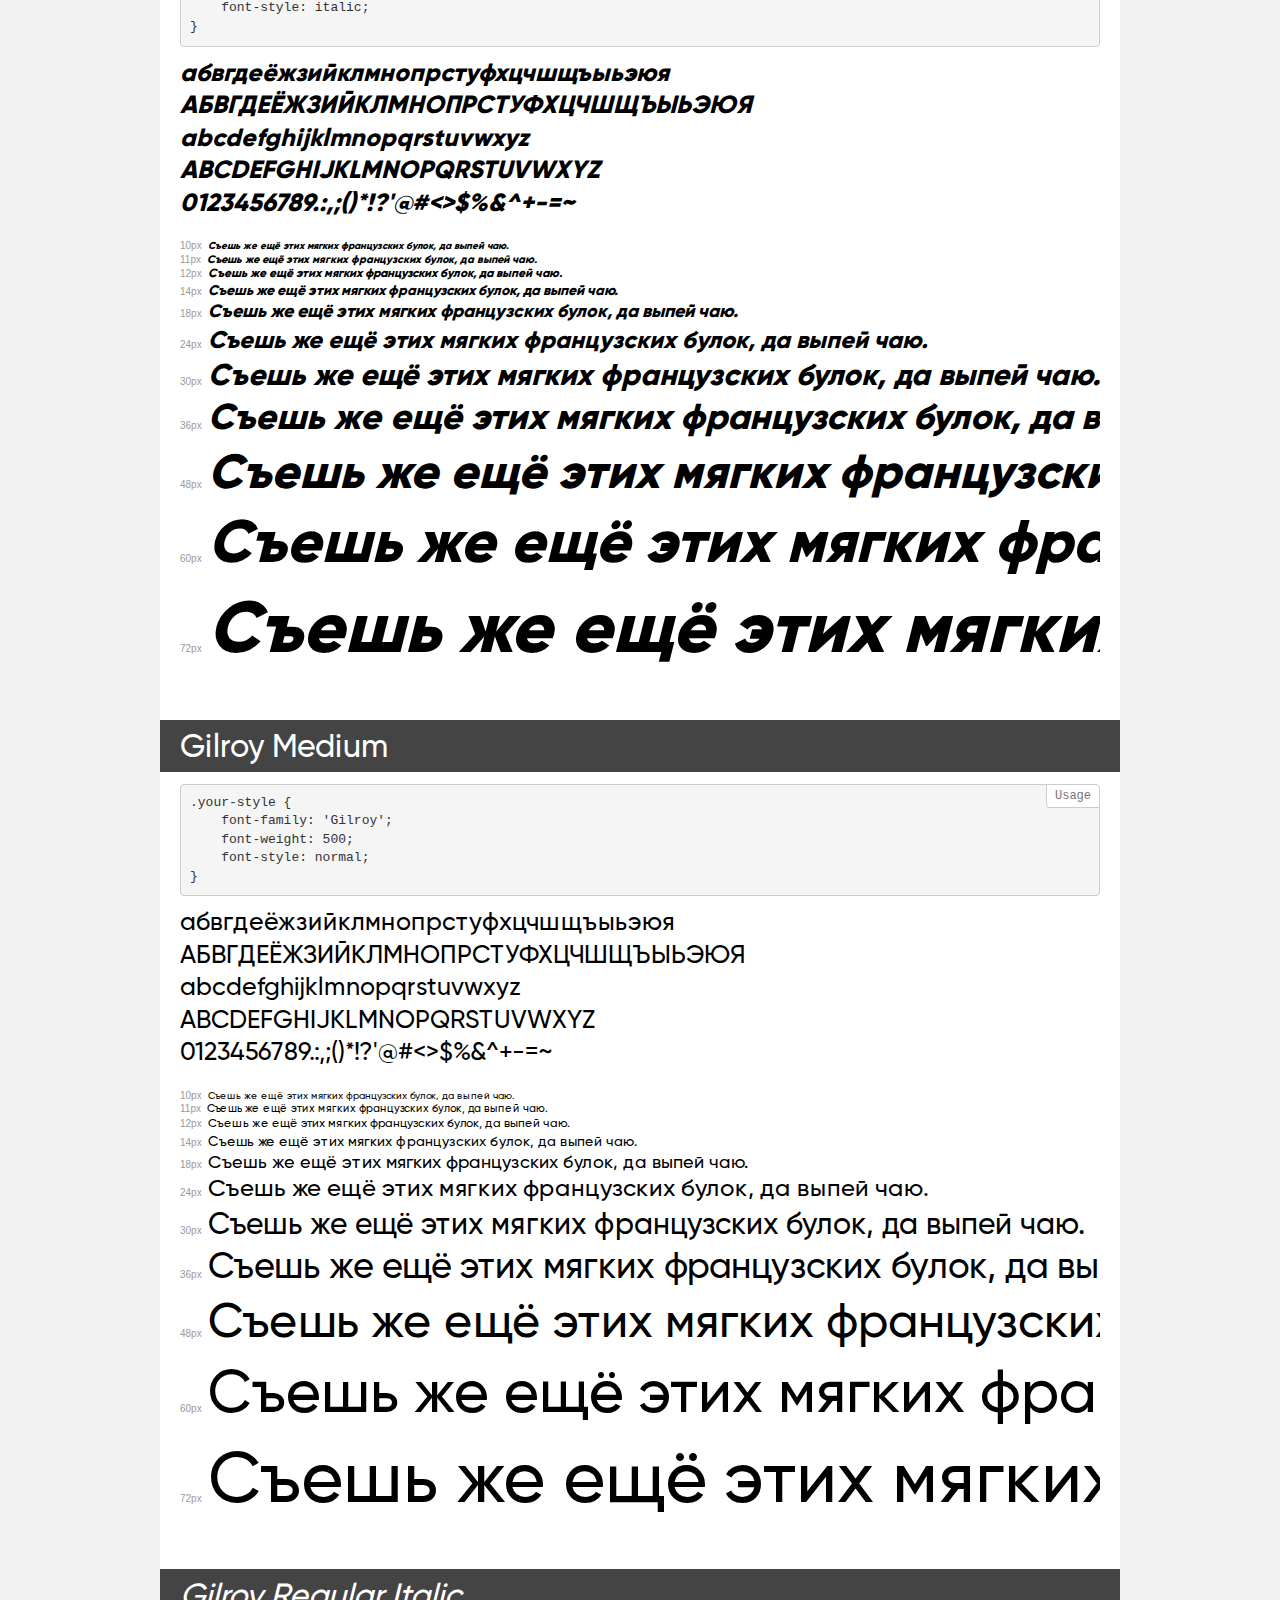
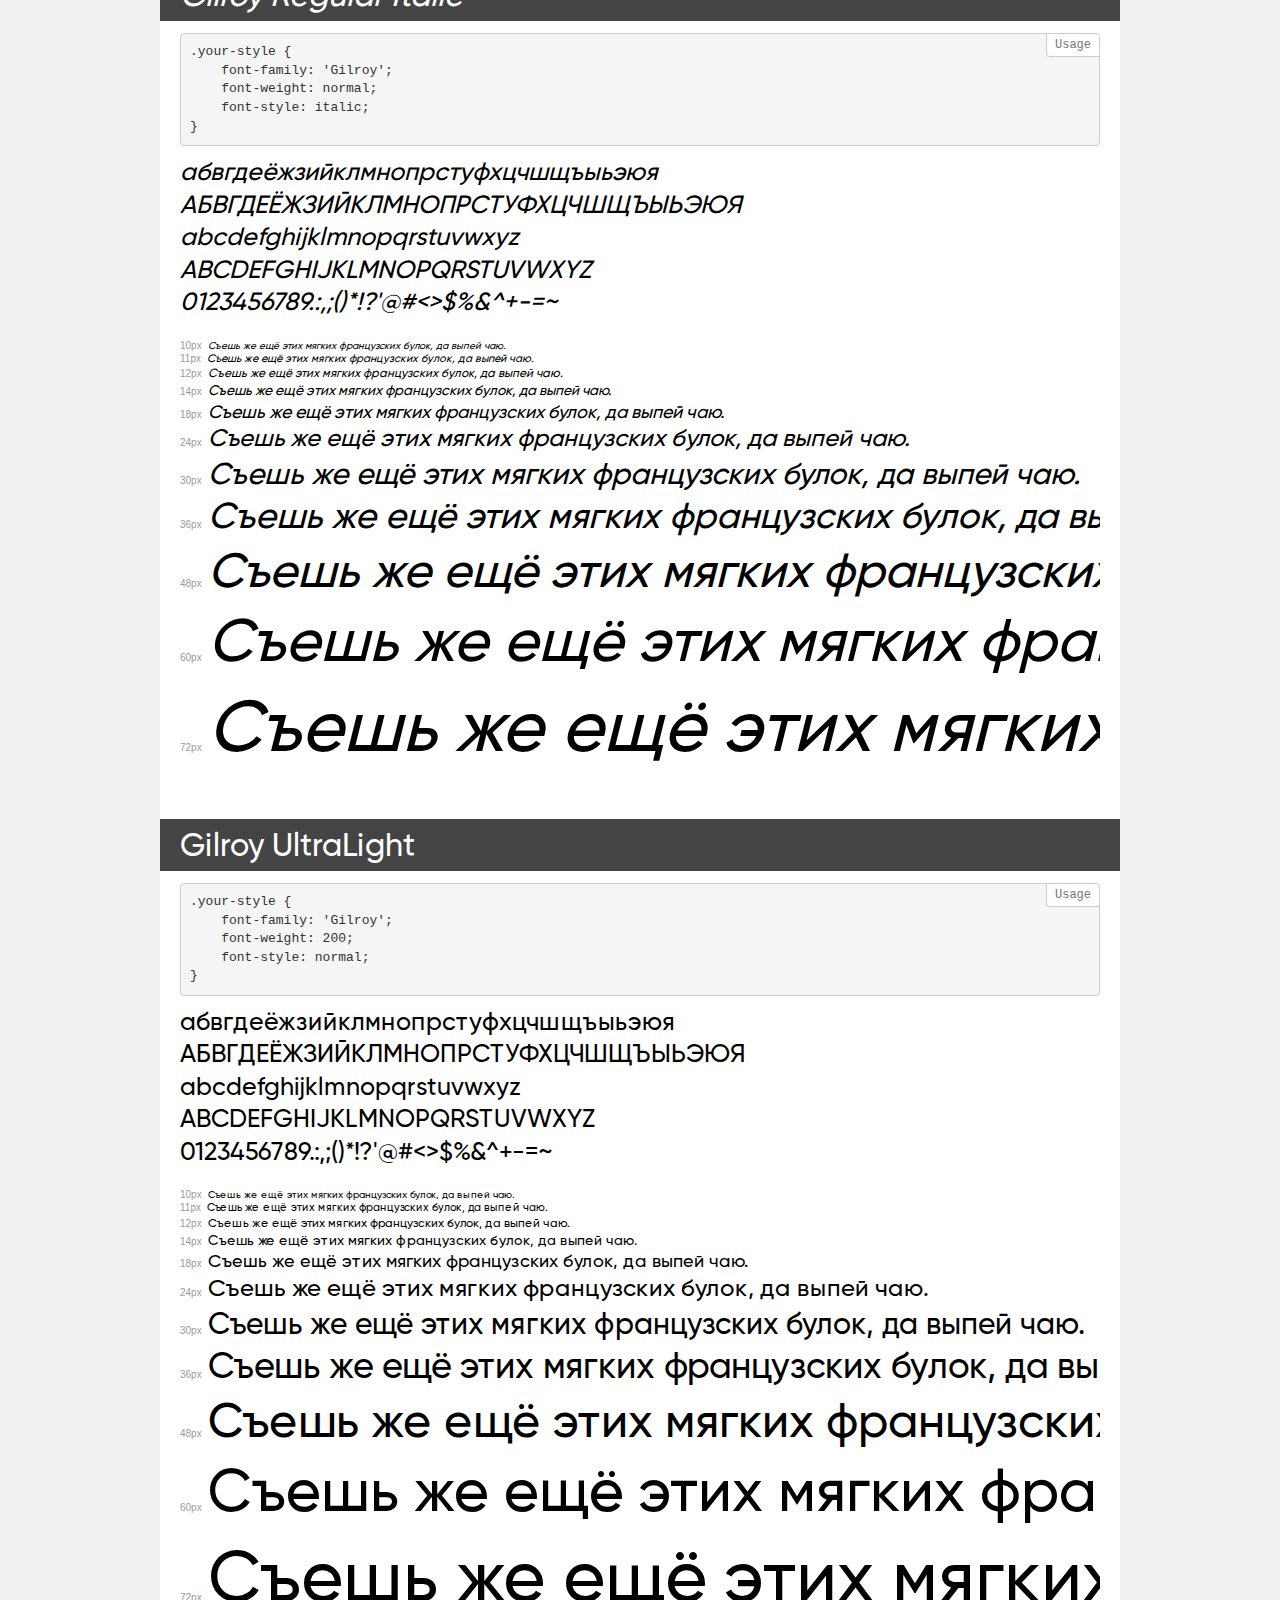
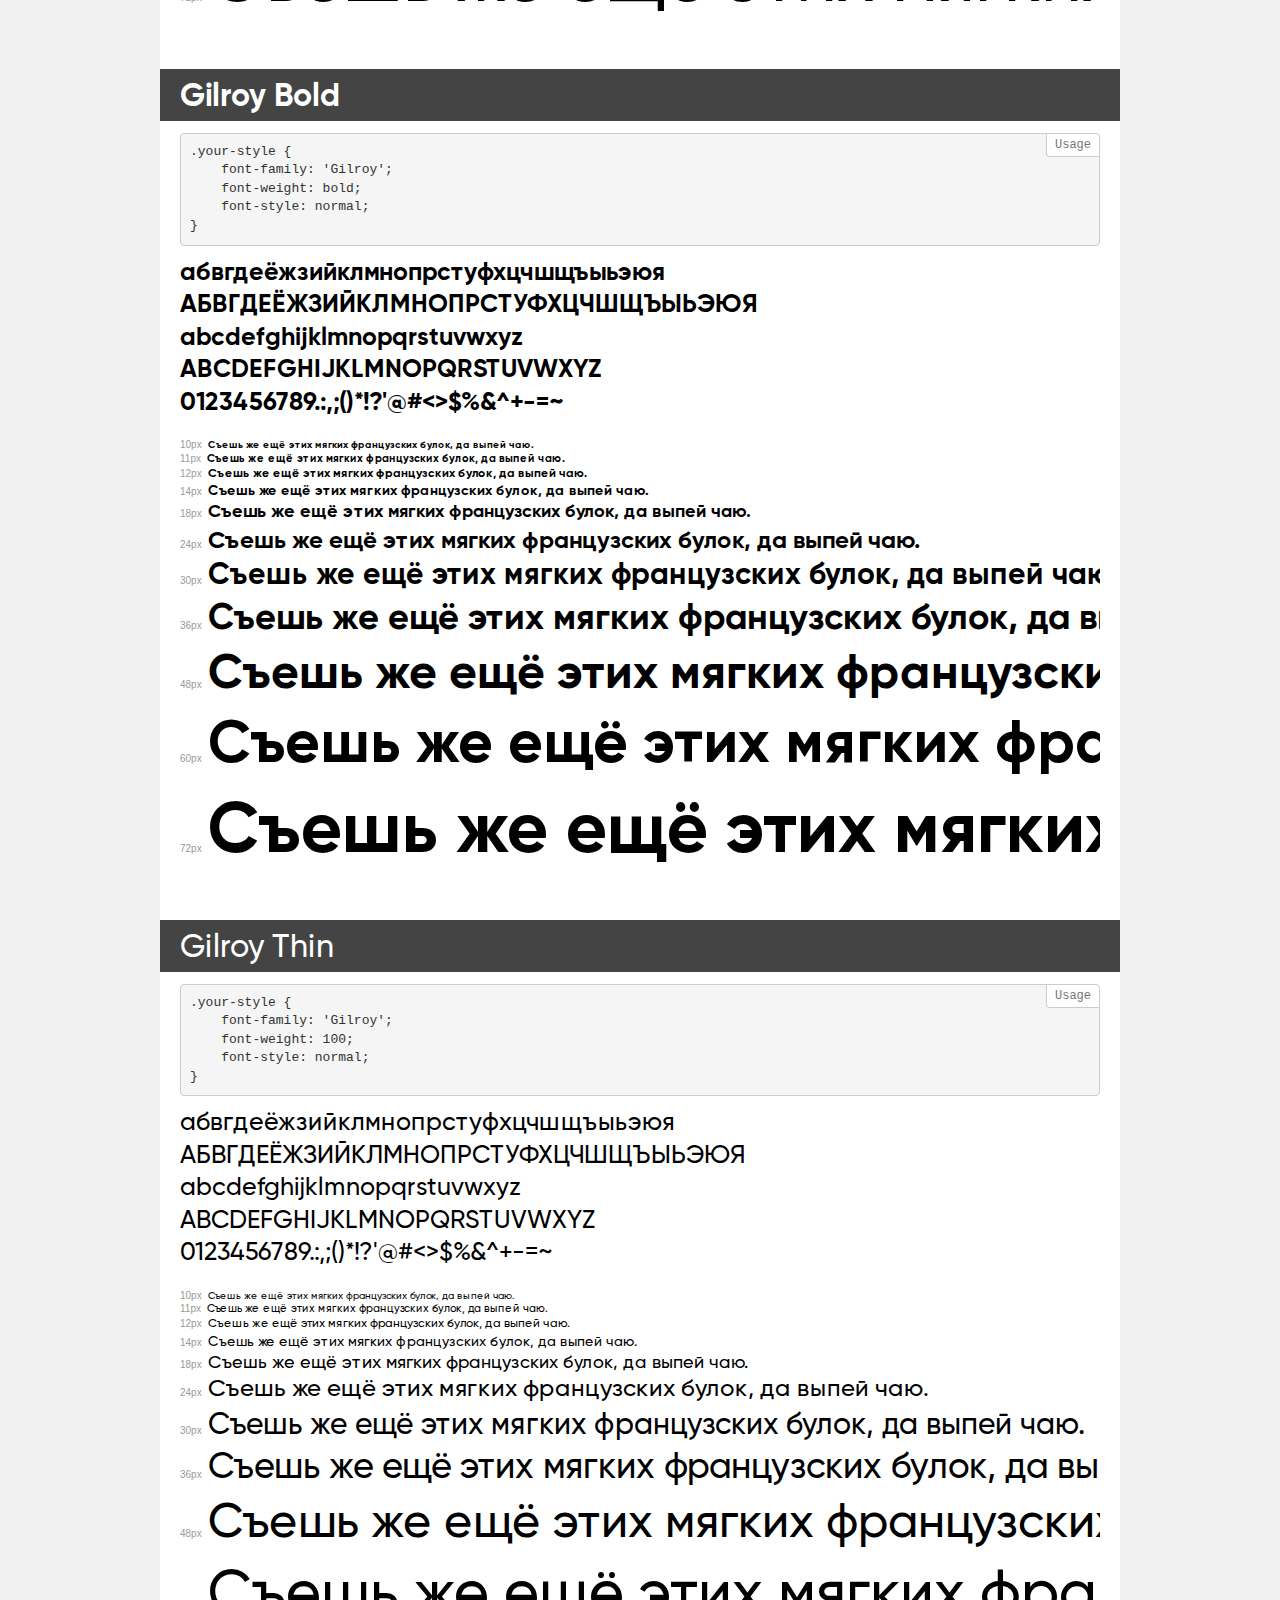
<file: MNTN/fonts/Gilroy/demo.html>
<!DOCTYPE html>
<html>
<head>
    <meta charset="utf-8">
    <meta http-equiv="X-UA-Compatible" content="IE=edge">
    <meta name="viewport" content="width=device-width, initial-scale=1">
    <meta name="robots" content="noindex, noarchive">
    <meta name="format-detection" content="telephone=no">
    <title>Transfonter demo</title>
    <link href="stylesheet.css" rel="stylesheet">
    <style>
        /*
        http://meyerweb.com/eric/tools/css/reset/
        v2.0 | 20110126
        License: none (public domain)
        */
        html, body, div, span, applet, object, iframe,
        h1, h2, h3, h4, h5, h6, p, blockquote, pre,
        a, abbr, acronym, address, big, cite, code,
        del, dfn, em, img, ins, kbd, q, s, samp,
        small, strike, strong, sub, sup, tt, var,
        b, u, i, center,
        dl, dt, dd, ol, ul, li,
        fieldset, form, label, legend,
        table, caption, tbody, tfoot, thead, tr, th, td,
        article, aside, canvas, details, embed,
        figure, figcaption, footer, header, hgroup,
        menu, nav, output, ruby, section, summary,
        time, mark, audio, video {
            margin: 0;
            padding: 0;
            border: 0;
            font-size: 100%;
            font: inherit;
            vertical-align: baseline;
        }
        /* HTML5 display-role reset for older browsers */
        article, aside, details, figcaption, figure,
        footer, header, hgroup, menu, nav, section {
            display: block;
        }
        body {
            line-height: 1;
        }
        ol, ul {
            list-style: none;
        }
        blockquote, q {
            quotes: none;
        }
        blockquote:before, blockquote:after,
        q:before, q:after {
            content: '';
            content: none;
        }
        table {
            border-collapse: collapse;
            border-spacing: 0;
        }
        /* common styles */
        body {
            background: #f1f1f1;
            color: #000;
        }
        .page {
            background: #fff;
            width: 920px;
            margin: 0 auto;
            padding: 20px 20px 0 20px;
            overflow: hidden;
        }
        .font-container {
            overflow-x: auto;
            overflow-y: hidden;
            margin-bottom: 40px;
            line-height: 1.3;
            white-space: nowrap;
            padding-bottom: 5px;
        }
        h1 {
            position: relative;
            background: #444;
            font-size: 32px;
            color: #fff;
            padding: 10px 20px;
            margin: 0 -20px 12px -20px;
        }
        .letters {
            font-size: 25px;
            margin-bottom: 20px;
        }
        .s10:before {
            content: '10px';
        }
        .s11:before {
            content: '11px';
        }
        .s12:before {
            content: '12px';
        }
        .s14:before {
            content: '14px';
        }
        .s18:before {
            content: '18px';
        }
        .s24:before {
            content: '24px';
        }
        .s30:before {
            content: '30px';
        }
        .s36:before {
            content: '36px';
        }
        .s48:before {
            content: '48px';
        }
        .s60:before {
            content: '60px';
        }
        .s72:before {
            content: '72px';
        }
        .s10:before, .s11:before, .s12:before, .s14:before,
        .s18:before, .s24:before, .s30:before, .s36:before,
        .s48:before, .s60:before, .s72:before {
            font-family: Arial, sans-serif;
            font-size: 10px;
            font-weight: normal;
            font-style: normal;
            color: #999;
            padding-right: 6px;
        }
        pre {
            display: block;
            position: relative;
            padding: 9px;
            margin: 0 0 10px;
            font-family: Monaco, Menlo, Consolas, "Courier New", monospace !important;
            font-size: 13px;
            line-height: 1.428571429;
            color: #333;
            font-weight: normal !important;
            font-style: normal !important;
            background-color: #f5f5f5;
            border: 1px solid #ccc;
            overflow-x: auto;
            border-radius: 4px;
        }
        pre:after {
            display: block;
            position: absolute;
            right: 0;
            top: 0;
            content: 'Usage';
            line-height: 1;
            padding: 5px 8px;
            font-size: 12px;
            color: #767676;
            background-color: #fff;
            border: 1px solid #ccc;
            border-right: none;
            border-top: none;
            border-radius: 0 4px 0 4px;
            z-index: 10;
        }
        /* responsive */
        @media (max-width: 959px) {
            .page {
                width: auto;
                margin: 0;
            }
        }
    </style>
</head>
<body>
<div class="page">
    <div class="demo" style="font-family: 'Gilroy'; font-weight: 800; font-style: normal;">
        <h1>Gilroy ExtraBold</h1>
        <pre>.your-style {
    font-family: 'Gilroy';
    font-weight: 800;
    font-style: normal;
}</pre>
        <div class="font-container">
            <p class="letters">
                абвгдеёжзийклмнопрстуфхцчшщъыьэюя<br>
АБВГДЕЁЖЗИЙКЛМНОПРСТУФХЦЧШЩЪЫЬЭЮЯ<br>
abcdefghijklmnopqrstuvwxyz<br>
ABCDEFGHIJKLMNOPQRSTUVWXYZ<br>
                0123456789.:,;()*!?'@#<>$%&^+-=~
            </p>
            <p class="s10" style="font-size: 10px;">Съешь же ещё этих мягких французских булок, да выпей чаю.</p>
            <p class="s11" style="font-size: 11px;">Съешь же ещё этих мягких французских булок, да выпей чаю.</p>
            <p class="s12" style="font-size: 12px;">Съешь же ещё этих мягких французских булок, да выпей чаю.</p>
            <p class="s14" style="font-size: 14px;">Съешь же ещё этих мягких французских булок, да выпей чаю.</p>
            <p class="s18" style="font-size: 18px;">Съешь же ещё этих мягких французских булок, да выпей чаю.</p>
            <p class="s24" style="font-size: 24px;">Съешь же ещё этих мягких французских булок, да выпей чаю.</p>
            <p class="s30" style="font-size: 30px;">Съешь же ещё этих мягких французских булок, да выпей чаю.</p>
            <p class="s36" style="font-size: 36px;">Съешь же ещё этих мягких французских булок, да выпей чаю.</p>
            <p class="s48" style="font-size: 48px;">Съешь же ещё этих мягких французских булок, да выпей чаю.</p>
            <p class="s60" style="font-size: 60px;">Съешь же ещё этих мягких французских булок, да выпей чаю.</p>
            <p class="s72" style="font-size: 72px;">Съешь же ещё этих мягких французских булок, да выпей чаю.</p>
        </div>
    </div>
    <div class="demo" style="font-family: 'Gilroy'; font-weight: 900; font-style: normal;">
        <h1>Gilroy Heavy</h1>
        <pre>.your-style {
    font-family: 'Gilroy';
    font-weight: 900;
    font-style: normal;
}</pre>
        <div class="font-container">
            <p class="letters">
                абвгдеёжзийклмнопрстуфхцчшщъыьэюя<br>
АБВГДЕЁЖЗИЙКЛМНОПРСТУФХЦЧШЩЪЫЬЭЮЯ<br>
abcdefghijklmnopqrstuvwxyz<br>
ABCDEFGHIJKLMNOPQRSTUVWXYZ<br>
                0123456789.:,;()*!?'@#<>$%&^+-=~
            </p>
            <p class="s10" style="font-size: 10px;">Съешь же ещё этих мягких французских булок, да выпей чаю.</p>
            <p class="s11" style="font-size: 11px;">Съешь же ещё этих мягких французских булок, да выпей чаю.</p>
            <p class="s12" style="font-size: 12px;">Съешь же ещё этих мягких французских булок, да выпей чаю.</p>
            <p class="s14" style="font-size: 14px;">Съешь же ещё этих мягких французских булок, да выпей чаю.</p>
            <p class="s18" style="font-size: 18px;">Съешь же ещё этих мягких французских булок, да выпей чаю.</p>
            <p class="s24" style="font-size: 24px;">Съешь же ещё этих мягких французских булок, да выпей чаю.</p>
            <p class="s30" style="font-size: 30px;">Съешь же ещё этих мягких французских булок, да выпей чаю.</p>
            <p class="s36" style="font-size: 36px;">Съешь же ещё этих мягких французских булок, да выпей чаю.</p>
            <p class="s48" style="font-size: 48px;">Съешь же ещё этих мягких французских булок, да выпей чаю.</p>
            <p class="s60" style="font-size: 60px;">Съешь же ещё этих мягких французских булок, да выпей чаю.</p>
            <p class="s72" style="font-size: 72px;">Съешь же ещё этих мягких французских булок, да выпей чаю.</p>
        </div>
    </div>
    <div class="demo" style="font-family: 'Gilroy'; font-weight: 300; font-style: italic;">
        <h1>Gilroy Light Italic</h1>
        <pre>.your-style {
    font-family: 'Gilroy';
    font-weight: 300;
    font-style: italic;
}</pre>
        <div class="font-container">
            <p class="letters">
                абвгдеёжзийклмнопрстуфхцчшщъыьэюя<br>
АБВГДЕЁЖЗИЙКЛМНОПРСТУФХЦЧШЩЪЫЬЭЮЯ<br>
abcdefghijklmnopqrstuvwxyz<br>
ABCDEFGHIJKLMNOPQRSTUVWXYZ<br>
                0123456789.:,;()*!?'@#<>$%&^+-=~
            </p>
            <p class="s10" style="font-size: 10px;">Съешь же ещё этих мягких французских булок, да выпей чаю.</p>
            <p class="s11" style="font-size: 11px;">Съешь же ещё этих мягких французских булок, да выпей чаю.</p>
            <p class="s12" style="font-size: 12px;">Съешь же ещё этих мягких французских булок, да выпей чаю.</p>
            <p class="s14" style="font-size: 14px;">Съешь же ещё этих мягких французских булок, да выпей чаю.</p>
            <p class="s18" style="font-size: 18px;">Съешь же ещё этих мягких французских булок, да выпей чаю.</p>
            <p class="s24" style="font-size: 24px;">Съешь же ещё этих мягких французских булок, да выпей чаю.</p>
            <p class="s30" style="font-size: 30px;">Съешь же ещё этих мягких французских булок, да выпей чаю.</p>
            <p class="s36" style="font-size: 36px;">Съешь же ещё этих мягких французских булок, да выпей чаю.</p>
            <p class="s48" style="font-size: 48px;">Съешь же ещё этих мягких французских булок, да выпей чаю.</p>
            <p class="s60" style="font-size: 60px;">Съешь же ещё этих мягких французских булок, да выпей чаю.</p>
            <p class="s72" style="font-size: 72px;">Съешь же ещё этих мягких французских булок, да выпей чаю.</p>
        </div>
    </div>
    <div class="demo" style="font-family: 'Gilroy'; font-weight: 100; font-style: italic;">
        <h1>Gilroy Thin Italic</h1>
        <pre>.your-style {
    font-family: 'Gilroy';
    font-weight: 100;
    font-style: italic;
}</pre>
        <div class="font-container">
            <p class="letters">
                абвгдеёжзийклмнопрстуфхцчшщъыьэюя<br>
АБВГДЕЁЖЗИЙКЛМНОПРСТУФХЦЧШЩЪЫЬЭЮЯ<br>
abcdefghijklmnopqrstuvwxyz<br>
ABCDEFGHIJKLMNOPQRSTUVWXYZ<br>
                0123456789.:,;()*!?'@#<>$%&^+-=~
            </p>
            <p class="s10" style="font-size: 10px;">Съешь же ещё этих мягких французских булок, да выпей чаю.</p>
            <p class="s11" style="font-size: 11px;">Съешь же ещё этих мягких французских булок, да выпей чаю.</p>
            <p class="s12" style="font-size: 12px;">Съешь же ещё этих мягких французских булок, да выпей чаю.</p>
            <p class="s14" style="font-size: 14px;">Съешь же ещё этих мягких французских булок, да выпей чаю.</p>
            <p class="s18" style="font-size: 18px;">Съешь же ещё этих мягких французских булок, да выпей чаю.</p>
            <p class="s24" style="font-size: 24px;">Съешь же ещё этих мягких французских булок, да выпей чаю.</p>
            <p class="s30" style="font-size: 30px;">Съешь же ещё этих мягких французских булок, да выпей чаю.</p>
            <p class="s36" style="font-size: 36px;">Съешь же ещё этих мягких французских булок, да выпей чаю.</p>
            <p class="s48" style="font-size: 48px;">Съешь же ещё этих мягких французских булок, да выпей чаю.</p>
            <p class="s60" style="font-size: 60px;">Съешь же ещё этих мягких французских булок, да выпей чаю.</p>
            <p class="s72" style="font-size: 72px;">Съешь же ещё этих мягких французских булок, да выпей чаю.</p>
        </div>
    </div>
    <div class="demo" style="font-family: 'Gilroy'; font-weight: 900; font-style: italic;">
        <h1>Gilroy Black Italic</h1>
        <pre>.your-style {
    font-family: 'Gilroy';
    font-weight: 900;
    font-style: italic;
}</pre>
        <div class="font-container">
            <p class="letters">
                абвгдеёжзийклмнопрстуфхцчшщъыьэюя<br>
АБВГДЕЁЖЗИЙКЛМНОПРСТУФХЦЧШЩЪЫЬЭЮЯ<br>
abcdefghijklmnopqrstuvwxyz<br>
ABCDEFGHIJKLMNOPQRSTUVWXYZ<br>
                0123456789.:,;()*!?'@#<>$%&^+-=~
            </p>
            <p class="s10" style="font-size: 10px;">Съешь же ещё этих мягких французских булок, да выпей чаю.</p>
            <p class="s11" style="font-size: 11px;">Съешь же ещё этих мягких французских булок, да выпей чаю.</p>
            <p class="s12" style="font-size: 12px;">Съешь же ещё этих мягких французских булок, да выпей чаю.</p>
            <p class="s14" style="font-size: 14px;">Съешь же ещё этих мягких французских булок, да выпей чаю.</p>
            <p class="s18" style="font-size: 18px;">Съешь же ещё этих мягких французских булок, да выпей чаю.</p>
            <p class="s24" style="font-size: 24px;">Съешь же ещё этих мягких французских булок, да выпей чаю.</p>
            <p class="s30" style="font-size: 30px;">Съешь же ещё этих мягких французских булок, да выпей чаю.</p>
            <p class="s36" style="font-size: 36px;">Съешь же ещё этих мягких французских булок, да выпей чаю.</p>
            <p class="s48" style="font-size: 48px;">Съешь же ещё этих мягких французских булок, да выпей чаю.</p>
            <p class="s60" style="font-size: 60px;">Съешь же ещё этих мягких французских булок, да выпей чаю.</p>
            <p class="s72" style="font-size: 72px;">Съешь же ещё этих мягких французских булок, да выпей чаю.</p>
        </div>
    </div>
    <div class="demo" style="font-family: 'Gilroy'; font-weight: bold; font-style: italic;">
        <h1>Gilroy Bold Italic</h1>
        <pre>.your-style {
    font-family: 'Gilroy';
    font-weight: bold;
    font-style: italic;
}</pre>
        <div class="font-container">
            <p class="letters">
                абвгдеёжзийклмнопрстуфхцчшщъыьэюя<br>
АБВГДЕЁЖЗИЙКЛМНОПРСТУФХЦЧШЩЪЫЬЭЮЯ<br>
abcdefghijklmnopqrstuvwxyz<br>
ABCDEFGHIJKLMNOPQRSTUVWXYZ<br>
                0123456789.:,;()*!?'@#<>$%&^+-=~
            </p>
            <p class="s10" style="font-size: 10px;">Съешь же ещё этих мягких французских булок, да выпей чаю.</p>
            <p class="s11" style="font-size: 11px;">Съешь же ещё этих мягких французских булок, да выпей чаю.</p>
            <p class="s12" style="font-size: 12px;">Съешь же ещё этих мягких французских булок, да выпей чаю.</p>
            <p class="s14" style="font-size: 14px;">Съешь же ещё этих мягких французских булок, да выпей чаю.</p>
            <p class="s18" style="font-size: 18px;">Съешь же ещё этих мягких французских булок, да выпей чаю.</p>
            <p class="s24" style="font-size: 24px;">Съешь же ещё этих мягких французских булок, да выпей чаю.</p>
            <p class="s30" style="font-size: 30px;">Съешь же ещё этих мягких французских булок, да выпей чаю.</p>
            <p class="s36" style="font-size: 36px;">Съешь же ещё этих мягких французских булок, да выпей чаю.</p>
            <p class="s48" style="font-size: 48px;">Съешь же ещё этих мягких французских булок, да выпей чаю.</p>
            <p class="s60" style="font-size: 60px;">Съешь же ещё этих мягких французских булок, да выпей чаю.</p>
            <p class="s72" style="font-size: 72px;">Съешь же ещё этих мягких французских булок, да выпей чаю.</p>
        </div>
    </div>
    <div class="demo" style="font-family: 'Gilroy'; font-weight: 600; font-style: normal;">
        <h1>Gilroy SemiBold</h1>
        <pre>.your-style {
    font-family: 'Gilroy';
    font-weight: 600;
    font-style: normal;
}</pre>
        <div class="font-container">
            <p class="letters">
                абвгдеёжзийклмнопрстуфхцчшщъыьэюя<br>
АБВГДЕЁЖЗИЙКЛМНОПРСТУФХЦЧШЩЪЫЬЭЮЯ<br>
abcdefghijklmnopqrstuvwxyz<br>
ABCDEFGHIJKLMNOPQRSTUVWXYZ<br>
                0123456789.:,;()*!?'@#<>$%&^+-=~
            </p>
            <p class="s10" style="font-size: 10px;">Съешь же ещё этих мягких французских булок, да выпей чаю.</p>
            <p class="s11" style="font-size: 11px;">Съешь же ещё этих мягких французских булок, да выпей чаю.</p>
            <p class="s12" style="font-size: 12px;">Съешь же ещё этих мягких французских булок, да выпей чаю.</p>
            <p class="s14" style="font-size: 14px;">Съешь же ещё этих мягких французских булок, да выпей чаю.</p>
            <p class="s18" style="font-size: 18px;">Съешь же ещё этих мягких французских булок, да выпей чаю.</p>
            <p class="s24" style="font-size: 24px;">Съешь же ещё этих мягких французских булок, да выпей чаю.</p>
            <p class="s30" style="font-size: 30px;">Съешь же ещё этих мягких французских булок, да выпей чаю.</p>
            <p class="s36" style="font-size: 36px;">Съешь же ещё этих мягких французских булок, да выпей чаю.</p>
            <p class="s48" style="font-size: 48px;">Съешь же ещё этих мягких французских булок, да выпей чаю.</p>
            <p class="s60" style="font-size: 60px;">Съешь же ещё этих мягких французских булок, да выпей чаю.</p>
            <p class="s72" style="font-size: 72px;">Съешь же ещё этих мягких французских булок, да выпей чаю.</p>
        </div>
    </div>
    <div class="demo" style="font-family: 'Gilroy'; font-weight: 200; font-style: italic;">
        <h1>Gilroy UltraLight Italic</h1>
        <pre>.your-style {
    font-family: 'Gilroy';
    font-weight: 200;
    font-style: italic;
}</pre>
        <div class="font-container">
            <p class="letters">
                абвгдеёжзийклмнопрстуфхцчшщъыьэюя<br>
АБВГДЕЁЖЗИЙКЛМНОПРСТУФХЦЧШЩЪЫЬЭЮЯ<br>
abcdefghijklmnopqrstuvwxyz<br>
ABCDEFGHIJKLMNOPQRSTUVWXYZ<br>
                0123456789.:,;()*!?'@#<>$%&^+-=~
            </p>
            <p class="s10" style="font-size: 10px;">Съешь же ещё этих мягких французских булок, да выпей чаю.</p>
            <p class="s11" style="font-size: 11px;">Съешь же ещё этих мягких французских булок, да выпей чаю.</p>
            <p class="s12" style="font-size: 12px;">Съешь же ещё этих мягких французских булок, да выпей чаю.</p>
            <p class="s14" style="font-size: 14px;">Съешь же ещё этих мягких французских булок, да выпей чаю.</p>
            <p class="s18" style="font-size: 18px;">Съешь же ещё этих мягких французских булок, да выпей чаю.</p>
            <p class="s24" style="font-size: 24px;">Съешь же ещё этих мягких французских булок, да выпей чаю.</p>
            <p class="s30" style="font-size: 30px;">Съешь же ещё этих мягких французских булок, да выпей чаю.</p>
            <p class="s36" style="font-size: 36px;">Съешь же ещё этих мягких французских булок, да выпей чаю.</p>
            <p class="s48" style="font-size: 48px;">Съешь же ещё этих мягких французских булок, да выпей чаю.</p>
            <p class="s60" style="font-size: 60px;">Съешь же ещё этих мягких французских булок, да выпей чаю.</p>
            <p class="s72" style="font-size: 72px;">Съешь же ещё этих мягких французских булок, да выпей чаю.</p>
        </div>
    </div>
    <div class="demo" style="font-family: 'Gilroy'; font-weight: 600; font-style: italic;">
        <h1>Gilroy SemiBold Italic</h1>
        <pre>.your-style {
    font-family: 'Gilroy';
    font-weight: 600;
    font-style: italic;
}</pre>
        <div class="font-container">
            <p class="letters">
                абвгдеёжзийклмнопрстуфхцчшщъыьэюя<br>
АБВГДЕЁЖЗИЙКЛМНОПРСТУФХЦЧШЩЪЫЬЭЮЯ<br>
abcdefghijklmnopqrstuvwxyz<br>
ABCDEFGHIJKLMNOPQRSTUVWXYZ<br>
                0123456789.:,;()*!?'@#<>$%&^+-=~
            </p>
            <p class="s10" style="font-size: 10px;">Съешь же ещё этих мягких французских булок, да выпей чаю.</p>
            <p class="s11" style="font-size: 11px;">Съешь же ещё этих мягких французских булок, да выпей чаю.</p>
            <p class="s12" style="font-size: 12px;">Съешь же ещё этих мягких французских булок, да выпей чаю.</p>
            <p class="s14" style="font-size: 14px;">Съешь же ещё этих мягких французских булок, да выпей чаю.</p>
            <p class="s18" style="font-size: 18px;">Съешь же ещё этих мягких французских булок, да выпей чаю.</p>
            <p class="s24" style="font-size: 24px;">Съешь же ещё этих мягких французских булок, да выпей чаю.</p>
            <p class="s30" style="font-size: 30px;">Съешь же ещё этих мягких французских булок, да выпей чаю.</p>
            <p class="s36" style="font-size: 36px;">Съешь же ещё этих мягких французских булок, да выпей чаю.</p>
            <p class="s48" style="font-size: 48px;">Съешь же ещё этих мягких французских булок, да выпей чаю.</p>
            <p class="s60" style="font-size: 60px;">Съешь же ещё этих мягких французских булок, да выпей чаю.</p>
            <p class="s72" style="font-size: 72px;">Съешь же ещё этих мягких французских булок, да выпей чаю.</p>
        </div>
    </div>
    <div class="demo" style="font-family: 'Gilroy'; font-weight: 300; font-style: normal;">
        <h1>Gilroy Light</h1>
        <pre>.your-style {
    font-family: 'Gilroy';
    font-weight: 300;
    font-style: normal;
}</pre>
        <div class="font-container">
            <p class="letters">
                абвгдеёжзийклмнопрстуфхцчшщъыьэюя<br>
АБВГДЕЁЖЗИЙКЛМНОПРСТУФХЦЧШЩЪЫЬЭЮЯ<br>
abcdefghijklmnopqrstuvwxyz<br>
ABCDEFGHIJKLMNOPQRSTUVWXYZ<br>
                0123456789.:,;()*!?'@#<>$%&^+-=~
            </p>
            <p class="s10" style="font-size: 10px;">Съешь же ещё этих мягких французских булок, да выпей чаю.</p>
            <p class="s11" style="font-size: 11px;">Съешь же ещё этих мягких французских булок, да выпей чаю.</p>
            <p class="s12" style="font-size: 12px;">Съешь же ещё этих мягких французских булок, да выпей чаю.</p>
            <p class="s14" style="font-size: 14px;">Съешь же ещё этих мягких французских булок, да выпей чаю.</p>
            <p class="s18" style="font-size: 18px;">Съешь же ещё этих мягких французских булок, да выпей чаю.</p>
            <p class="s24" style="font-size: 24px;">Съешь же ещё этих мягких французских булок, да выпей чаю.</p>
            <p class="s30" style="font-size: 30px;">Съешь же ещё этих мягких французских булок, да выпей чаю.</p>
            <p class="s36" style="font-size: 36px;">Съешь же ещё этих мягких французских булок, да выпей чаю.</p>
            <p class="s48" style="font-size: 48px;">Съешь же ещё этих мягких французских булок, да выпей чаю.</p>
            <p class="s60" style="font-size: 60px;">Съешь же ещё этих мягких французских булок, да выпей чаю.</p>
            <p class="s72" style="font-size: 72px;">Съешь же ещё этих мягких французских булок, да выпей чаю.</p>
        </div>
    </div>
    <div class="demo" style="font-family: 'Gilroy'; font-weight: 500; font-style: italic;">
        <h1>Gilroy Medium Italic</h1>
        <pre>.your-style {
    font-family: 'Gilroy';
    font-weight: 500;
    font-style: italic;
}</pre>
        <div class="font-container">
            <p class="letters">
                абвгдеёжзийклмнопрстуфхцчшщъыьэюя<br>
АБВГДЕЁЖЗИЙКЛМНОПРСТУФХЦЧШЩЪЫЬЭЮЯ<br>
abcdefghijklmnopqrstuvwxyz<br>
ABCDEFGHIJKLMNOPQRSTUVWXYZ<br>
                0123456789.:,;()*!?'@#<>$%&^+-=~
            </p>
            <p class="s10" style="font-size: 10px;">Съешь же ещё этих мягких французских булок, да выпей чаю.</p>
            <p class="s11" style="font-size: 11px;">Съешь же ещё этих мягких французских булок, да выпей чаю.</p>
            <p class="s12" style="font-size: 12px;">Съешь же ещё этих мягких французских булок, да выпей чаю.</p>
            <p class="s14" style="font-size: 14px;">Съешь же ещё этих мягких французских булок, да выпей чаю.</p>
            <p class="s18" style="font-size: 18px;">Съешь же ещё этих мягких французских булок, да выпей чаю.</p>
            <p class="s24" style="font-size: 24px;">Съешь же ещё этих мягких французских булок, да выпей чаю.</p>
            <p class="s30" style="font-size: 30px;">Съешь же ещё этих мягких французских булок, да выпей чаю.</p>
            <p class="s36" style="font-size: 36px;">Съешь же ещё этих мягких французских булок, да выпей чаю.</p>
            <p class="s48" style="font-size: 48px;">Съешь же ещё этих мягких французских булок, да выпей чаю.</p>
            <p class="s60" style="font-size: 60px;">Съешь же ещё этих мягких французских булок, да выпей чаю.</p>
            <p class="s72" style="font-size: 72px;">Съешь же ещё этих мягких французских булок, да выпей чаю.</p>
        </div>
    </div>
    <div class="demo" style="font-family: 'Gilroy'; font-weight: 800; font-style: italic;">
        <h1>Gilroy ExtraBold Italic</h1>
        <pre>.your-style {
    font-family: 'Gilroy';
    font-weight: 800;
    font-style: italic;
}</pre>
        <div class="font-container">
            <p class="letters">
                абвгдеёжзийклмнопрстуфхцчшщъыьэюя<br>
АБВГДЕЁЖЗИЙКЛМНОПРСТУФХЦЧШЩЪЫЬЭЮЯ<br>
abcdefghijklmnopqrstuvwxyz<br>
ABCDEFGHIJKLMNOPQRSTUVWXYZ<br>
                0123456789.:,;()*!?'@#<>$%&^+-=~
            </p>
            <p class="s10" style="font-size: 10px;">Съешь же ещё этих мягких французских булок, да выпей чаю.</p>
            <p class="s11" style="font-size: 11px;">Съешь же ещё этих мягких французских булок, да выпей чаю.</p>
            <p class="s12" style="font-size: 12px;">Съешь же ещё этих мягких французских булок, да выпей чаю.</p>
            <p class="s14" style="font-size: 14px;">Съешь же ещё этих мягких французских булок, да выпей чаю.</p>
            <p class="s18" style="font-size: 18px;">Съешь же ещё этих мягких французских булок, да выпей чаю.</p>
            <p class="s24" style="font-size: 24px;">Съешь же ещё этих мягких французских булок, да выпей чаю.</p>
            <p class="s30" style="font-size: 30px;">Съешь же ещё этих мягких французских булок, да выпей чаю.</p>
            <p class="s36" style="font-size: 36px;">Съешь же ещё этих мягких французских булок, да выпей чаю.</p>
            <p class="s48" style="font-size: 48px;">Съешь же ещё этих мягких французских булок, да выпей чаю.</p>
            <p class="s60" style="font-size: 60px;">Съешь же ещё этих мягких французских булок, да выпей чаю.</p>
            <p class="s72" style="font-size: 72px;">Съешь же ещё этих мягких французских булок, да выпей чаю.</p>
        </div>
    </div>
    <div class="demo" style="font-family: 'Gilroy'; font-weight: normal; font-style: normal;">
        <h1>Gilroy Regular</h1>
        <pre>.your-style {
    font-family: 'Gilroy';
    font-weight: normal;
    font-style: normal;
}</pre>
        <div class="font-container">
            <p class="letters">
                абвгдеёжзийклмнопрстуфхцчшщъыьэюя<br>
АБВГДЕЁЖЗИЙКЛМНОПРСТУФХЦЧШЩЪЫЬЭЮЯ<br>
abcdefghijklmnopqrstuvwxyz<br>
ABCDEFGHIJKLMNOPQRSTUVWXYZ<br>
                0123456789.:,;()*!?'@#<>$%&^+-=~
            </p>
            <p class="s10" style="font-size: 10px;">Съешь же ещё этих мягких французских булок, да выпей чаю.</p>
            <p class="s11" style="font-size: 11px;">Съешь же ещё этих мягких французских булок, да выпей чаю.</p>
            <p class="s12" style="font-size: 12px;">Съешь же ещё этих мягких французских булок, да выпей чаю.</p>
            <p class="s14" style="font-size: 14px;">Съешь же ещё этих мягких французских булок, да выпей чаю.</p>
            <p class="s18" style="font-size: 18px;">Съешь же ещё этих мягких французских булок, да выпей чаю.</p>
            <p class="s24" style="font-size: 24px;">Съешь же ещё этих мягких французских булок, да выпей чаю.</p>
            <p class="s30" style="font-size: 30px;">Съешь же ещё этих мягких французских булок, да выпей чаю.</p>
            <p class="s36" style="font-size: 36px;">Съешь же ещё этих мягких французских булок, да выпей чаю.</p>
            <p class="s48" style="font-size: 48px;">Съешь же ещё этих мягких французских булок, да выпей чаю.</p>
            <p class="s60" style="font-size: 60px;">Съешь же ещё этих мягких французских булок, да выпей чаю.</p>
            <p class="s72" style="font-size: 72px;">Съешь же ещё этих мягких французских булок, да выпей чаю.</p>
        </div>
    </div>
    <div class="demo" style="font-family: 'Gilroy'; font-weight: 900; font-style: italic;">
        <h1>Gilroy Heavy Italic</h1>
        <pre>.your-style {
    font-family: 'Gilroy';
    font-weight: 900;
    font-style: italic;
}</pre>
        <div class="font-container">
            <p class="letters">
                абвгдеёжзийклмнопрстуфхцчшщъыьэюя<br>
АБВГДЕЁЖЗИЙКЛМНОПРСТУФХЦЧШЩЪЫЬЭЮЯ<br>
abcdefghijklmnopqrstuvwxyz<br>
ABCDEFGHIJKLMNOPQRSTUVWXYZ<br>
                0123456789.:,;()*!?'@#<>$%&^+-=~
            </p>
            <p class="s10" style="font-size: 10px;">Съешь же ещё этих мягких французских булок, да выпей чаю.</p>
            <p class="s11" style="font-size: 11px;">Съешь же ещё этих мягких французских булок, да выпей чаю.</p>
            <p class="s12" style="font-size: 12px;">Съешь же ещё этих мягких французских булок, да выпей чаю.</p>
            <p class="s14" style="font-size: 14px;">Съешь же ещё этих мягких французских булок, да выпей чаю.</p>
            <p class="s18" style="font-size: 18px;">Съешь же ещё этих мягких французских булок, да выпей чаю.</p>
            <p class="s24" style="font-size: 24px;">Съешь же ещё этих мягких французских булок, да выпей чаю.</p>
            <p class="s30" style="font-size: 30px;">Съешь же ещё этих мягких французских булок, да выпей чаю.</p>
            <p class="s36" style="font-size: 36px;">Съешь же ещё этих мягких французских булок, да выпей чаю.</p>
            <p class="s48" style="font-size: 48px;">Съешь же ещё этих мягких французских булок, да выпей чаю.</p>
            <p class="s60" style="font-size: 60px;">Съешь же ещё этих мягких французских булок, да выпей чаю.</p>
            <p class="s72" style="font-size: 72px;">Съешь же ещё этих мягких французских булок, да выпей чаю.</p>
        </div>
    </div>
    <div class="demo" style="font-family: 'Gilroy'; font-weight: 500; font-style: normal;">
        <h1>Gilroy Medium</h1>
        <pre>.your-style {
    font-family: 'Gilroy';
    font-weight: 500;
    font-style: normal;
}</pre>
        <div class="font-container">
            <p class="letters">
                абвгдеёжзийклмнопрстуфхцчшщъыьэюя<br>
АБВГДЕЁЖЗИЙКЛМНОПРСТУФХЦЧШЩЪЫЬЭЮЯ<br>
abcdefghijklmnopqrstuvwxyz<br>
ABCDEFGHIJKLMNOPQRSTUVWXYZ<br>
                0123456789.:,;()*!?'@#<>$%&^+-=~
            </p>
            <p class="s10" style="font-size: 10px;">Съешь же ещё этих мягких французских булок, да выпей чаю.</p>
            <p class="s11" style="font-size: 11px;">Съешь же ещё этих мягких французских булок, да выпей чаю.</p>
            <p class="s12" style="font-size: 12px;">Съешь же ещё этих мягких французских булок, да выпей чаю.</p>
            <p class="s14" style="font-size: 14px;">Съешь же ещё этих мягких французских булок, да выпей чаю.</p>
            <p class="s18" style="font-size: 18px;">Съешь же ещё этих мягких французских булок, да выпей чаю.</p>
            <p class="s24" style="font-size: 24px;">Съешь же ещё этих мягких французских булок, да выпей чаю.</p>
            <p class="s30" style="font-size: 30px;">Съешь же ещё этих мягких французских булок, да выпей чаю.</p>
            <p class="s36" style="font-size: 36px;">Съешь же ещё этих мягких французских булок, да выпей чаю.</p>
            <p class="s48" style="font-size: 48px;">Съешь же ещё этих мягких французских булок, да выпей чаю.</p>
            <p class="s60" style="font-size: 60px;">Съешь же ещё этих мягких французских булок, да выпей чаю.</p>
            <p class="s72" style="font-size: 72px;">Съешь же ещё этих мягких французских булок, да выпей чаю.</p>
        </div>
    </div>
    <div class="demo" style="font-family: 'Gilroy'; font-weight: normal; font-style: italic;">
        <h1>Gilroy Regular Italic</h1>
        <pre>.your-style {
    font-family: 'Gilroy';
    font-weight: normal;
    font-style: italic;
}</pre>
        <div class="font-container">
            <p class="letters">
                абвгдеёжзийклмнопрстуфхцчшщъыьэюя<br>
АБВГДЕЁЖЗИЙКЛМНОПРСТУФХЦЧШЩЪЫЬЭЮЯ<br>
abcdefghijklmnopqrstuvwxyz<br>
ABCDEFGHIJKLMNOPQRSTUVWXYZ<br>
                0123456789.:,;()*!?'@#<>$%&^+-=~
            </p>
            <p class="s10" style="font-size: 10px;">Съешь же ещё этих мягких французских булок, да выпей чаю.</p>
            <p class="s11" style="font-size: 11px;">Съешь же ещё этих мягких французских булок, да выпей чаю.</p>
            <p class="s12" style="font-size: 12px;">Съешь же ещё этих мягких французских булок, да выпей чаю.</p>
            <p class="s14" style="font-size: 14px;">Съешь же ещё этих мягких французских булок, да выпей чаю.</p>
            <p class="s18" style="font-size: 18px;">Съешь же ещё этих мягких французских булок, да выпей чаю.</p>
            <p class="s24" style="font-size: 24px;">Съешь же ещё этих мягких французских булок, да выпей чаю.</p>
            <p class="s30" style="font-size: 30px;">Съешь же ещё этих мягких французских булок, да выпей чаю.</p>
            <p class="s36" style="font-size: 36px;">Съешь же ещё этих мягких французских булок, да выпей чаю.</p>
            <p class="s48" style="font-size: 48px;">Съешь же ещё этих мягких французских булок, да выпей чаю.</p>
            <p class="s60" style="font-size: 60px;">Съешь же ещё этих мягких французских булок, да выпей чаю.</p>
            <p class="s72" style="font-size: 72px;">Съешь же ещё этих мягких французских булок, да выпей чаю.</p>
        </div>
    </div>
    <div class="demo" style="font-family: 'Gilroy'; font-weight: 200; font-style: normal;">
        <h1>Gilroy UltraLight</h1>
        <pre>.your-style {
    font-family: 'Gilroy';
    font-weight: 200;
    font-style: normal;
}</pre>
        <div class="font-container">
            <p class="letters">
                абвгдеёжзийклмнопрстуфхцчшщъыьэюя<br>
АБВГДЕЁЖЗИЙКЛМНОПРСТУФХЦЧШЩЪЫЬЭЮЯ<br>
abcdefghijklmnopqrstuvwxyz<br>
ABCDEFGHIJKLMNOPQRSTUVWXYZ<br>
                0123456789.:,;()*!?'@#<>$%&^+-=~
            </p>
            <p class="s10" style="font-size: 10px;">Съешь же ещё этих мягких французских булок, да выпей чаю.</p>
            <p class="s11" style="font-size: 11px;">Съешь же ещё этих мягких французских булок, да выпей чаю.</p>
            <p class="s12" style="font-size: 12px;">Съешь же ещё этих мягких французских булок, да выпей чаю.</p>
            <p class="s14" style="font-size: 14px;">Съешь же ещё этих мягких французских булок, да выпей чаю.</p>
            <p class="s18" style="font-size: 18px;">Съешь же ещё этих мягких французских булок, да выпей чаю.</p>
            <p class="s24" style="font-size: 24px;">Съешь же ещё этих мягких французских булок, да выпей чаю.</p>
            <p class="s30" style="font-size: 30px;">Съешь же ещё этих мягких французских булок, да выпей чаю.</p>
            <p class="s36" style="font-size: 36px;">Съешь же ещё этих мягких французских булок, да выпей чаю.</p>
            <p class="s48" style="font-size: 48px;">Съешь же ещё этих мягких французских булок, да выпей чаю.</p>
            <p class="s60" style="font-size: 60px;">Съешь же ещё этих мягких французских булок, да выпей чаю.</p>
            <p class="s72" style="font-size: 72px;">Съешь же ещё этих мягких французских булок, да выпей чаю.</p>
        </div>
    </div>
    <div class="demo" style="font-family: 'Gilroy'; font-weight: bold; font-style: normal;">
        <h1>Gilroy Bold</h1>
        <pre>.your-style {
    font-family: 'Gilroy';
    font-weight: bold;
    font-style: normal;
}</pre>
        <div class="font-container">
            <p class="letters">
                абвгдеёжзийклмнопрстуфхцчшщъыьэюя<br>
АБВГДЕЁЖЗИЙКЛМНОПРСТУФХЦЧШЩЪЫЬЭЮЯ<br>
abcdefghijklmnopqrstuvwxyz<br>
ABCDEFGHIJKLMNOPQRSTUVWXYZ<br>
                0123456789.:,;()*!?'@#<>$%&^+-=~
            </p>
            <p class="s10" style="font-size: 10px;">Съешь же ещё этих мягких французских булок, да выпей чаю.</p>
            <p class="s11" style="font-size: 11px;">Съешь же ещё этих мягких французских булок, да выпей чаю.</p>
            <p class="s12" style="font-size: 12px;">Съешь же ещё этих мягких французских булок, да выпей чаю.</p>
            <p class="s14" style="font-size: 14px;">Съешь же ещё этих мягких французских булок, да выпей чаю.</p>
            <p class="s18" style="font-size: 18px;">Съешь же ещё этих мягких французских булок, да выпей чаю.</p>
            <p class="s24" style="font-size: 24px;">Съешь же ещё этих мягких французских булок, да выпей чаю.</p>
            <p class="s30" style="font-size: 30px;">Съешь же ещё этих мягких французских булок, да выпей чаю.</p>
            <p class="s36" style="font-size: 36px;">Съешь же ещё этих мягких французских булок, да выпей чаю.</p>
            <p class="s48" style="font-size: 48px;">Съешь же ещё этих мягких французских булок, да выпей чаю.</p>
            <p class="s60" style="font-size: 60px;">Съешь же ещё этих мягких французских булок, да выпей чаю.</p>
            <p class="s72" style="font-size: 72px;">Съешь же ещё этих мягких французских булок, да выпей чаю.</p>
        </div>
    </div>
    <div class="demo" style="font-family: 'Gilroy'; font-weight: 100; font-style: normal;">
        <h1>Gilroy Thin</h1>
        <pre>.your-style {
    font-family: 'Gilroy';
    font-weight: 100;
    font-style: normal;
}</pre>
        <div class="font-container">
            <p class="letters">
                абвгдеёжзийклмнопрстуфхцчшщъыьэюя<br>
АБВГДЕЁЖЗИЙКЛМНОПРСТУФХЦЧШЩЪЫЬЭЮЯ<br>
abcdefghijklmnopqrstuvwxyz<br>
ABCDEFGHIJKLMNOPQRSTUVWXYZ<br>
                0123456789.:,;()*!?'@#<>$%&^+-=~
            </p>
            <p class="s10" style="font-size: 10px;">Съешь же ещё этих мягких французских булок, да выпей чаю.</p>
            <p class="s11" style="font-size: 11px;">Съешь же ещё этих мягких французских булок, да выпей чаю.</p>
            <p class="s12" style="font-size: 12px;">Съешь же ещё этих мягких французских булок, да выпей чаю.</p>
            <p class="s14" style="font-size: 14px;">Съешь же ещё этих мягких французских булок, да выпей чаю.</p>
            <p class="s18" style="font-size: 18px;">Съешь же ещё этих мягких французских булок, да выпей чаю.</p>
            <p class="s24" style="font-size: 24px;">Съешь же ещё этих мягких французских булок, да выпей чаю.</p>
            <p class="s30" style="font-size: 30px;">Съешь же ещё этих мягких французских булок, да выпей чаю.</p>
            <p class="s36" style="font-size: 36px;">Съешь же ещё этих мягких французских булок, да выпей чаю.</p>
            <p class="s48" style="font-size: 48px;">Съешь же ещё этих мягких французских булок, да выпей чаю.</p>
            <p class="s60" style="font-size: 60px;">Съешь же ещё этих мягких французских булок, да выпей чаю.</p>
            <p class="s72" style="font-size: 72px;">Съешь же ещё этих мягких французских булок, да выпей чаю.</p>
        </div>
    </div>
    <div class="demo" style="font-family: 'Gilroy'; font-weight: 900; font-style: normal;">
        <h1>Gilroy Black</h1>
        <pre>.your-style {
    font-family: 'Gilroy';
    font-weight: 900;
    font-style: normal;
}</pre>
        <div class="font-container">
            <p class="letters">
                абвгдеёжзийклмнопрстуфхцчшщъыьэюя<br>
АБВГДЕЁЖЗИЙКЛМНОПРСТУФХЦЧШЩЪЫЬЭЮЯ<br>
abcdefghijklmnopqrstuvwxyz<br>
ABCDEFGHIJKLMNOPQRSTUVWXYZ<br>
                0123456789.:,;()*!?'@#<>$%&^+-=~
            </p>
            <p class="s10" style="font-size: 10px;">Съешь же ещё этих мягких французских булок, да выпей чаю.</p>
            <p class="s11" style="font-size: 11px;">Съешь же ещё этих мягких французских булок, да выпей чаю.</p>
            <p class="s12" style="font-size: 12px;">Съешь же ещё этих мягких французских булок, да выпей чаю.</p>
            <p class="s14" style="font-size: 14px;">Съешь же ещё этих мягких французских булок, да выпей чаю.</p>
            <p class="s18" style="font-size: 18px;">Съешь же ещё этих мягких французских булок, да выпей чаю.</p>
            <p class="s24" style="font-size: 24px;">Съешь же ещё этих мягких французских булок, да выпей чаю.</p>
            <p class="s30" style="font-size: 30px;">Съешь же ещё этих мягких французских булок, да выпей чаю.</p>
            <p class="s36" style="font-size: 36px;">Съешь же ещё этих мягких французских булок, да выпей чаю.</p>
            <p class="s48" style="font-size: 48px;">Съешь же ещё этих мягких французских булок, да выпей чаю.</p>
            <p class="s60" style="font-size: 60px;">Съешь же ещё этих мягких французских булок, да выпей чаю.</p>
            <p class="s72" style="font-size: 72px;">Съешь же ещё этих мягких французских булок, да выпей чаю.</p>
        </div>
    </div>
</div>
</body>
</html>
</file>
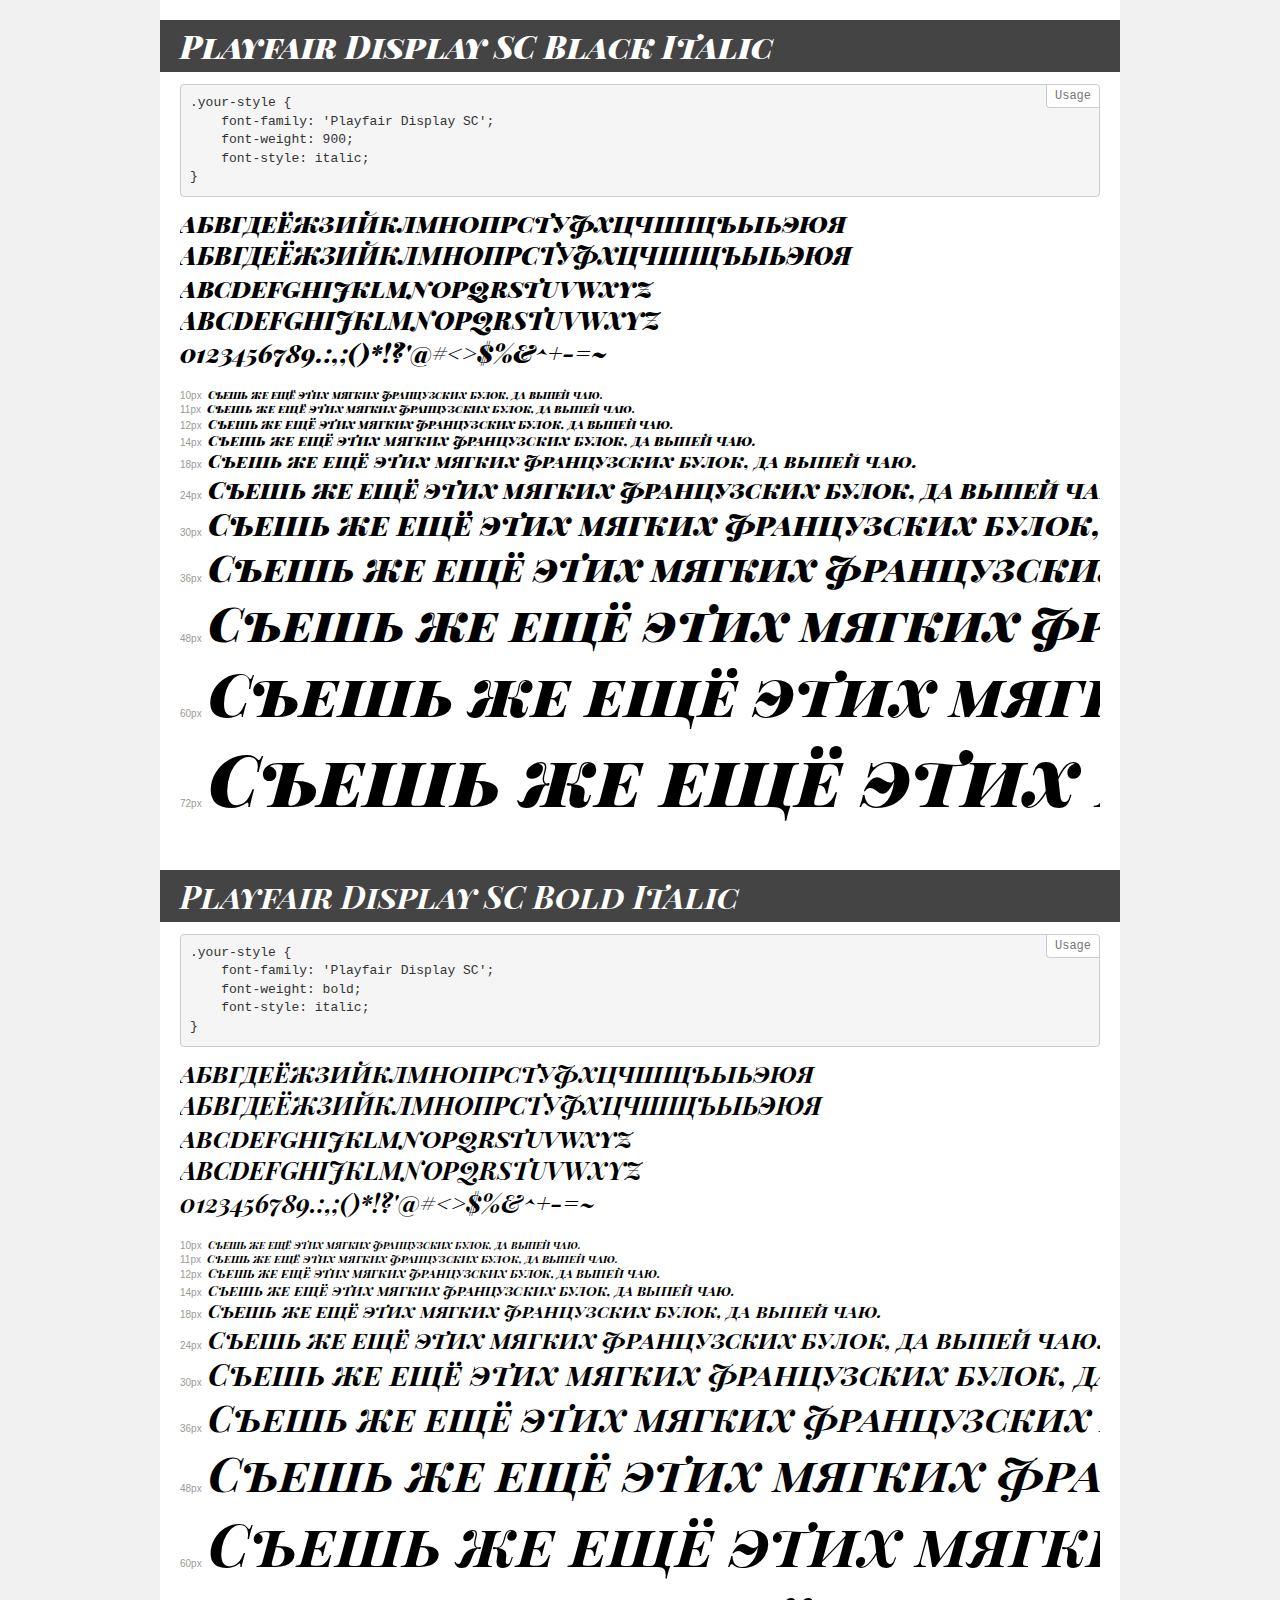
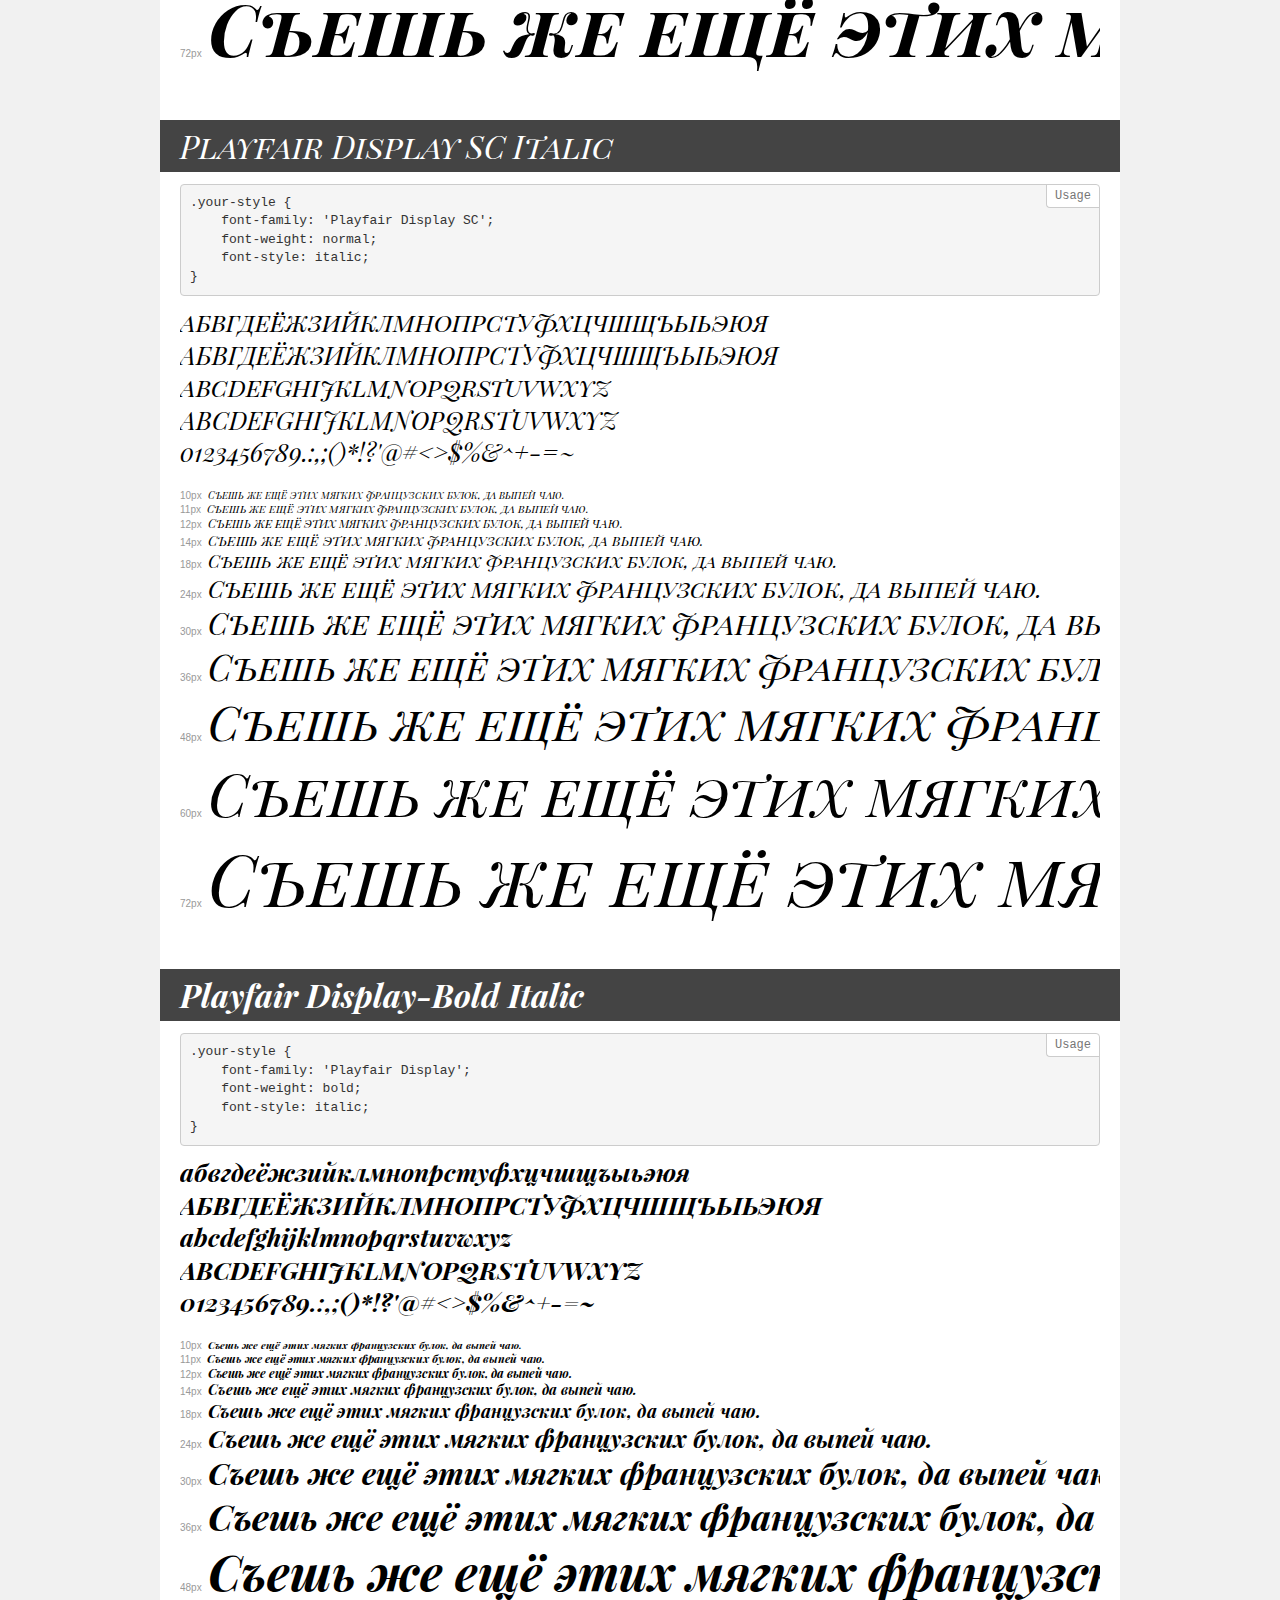
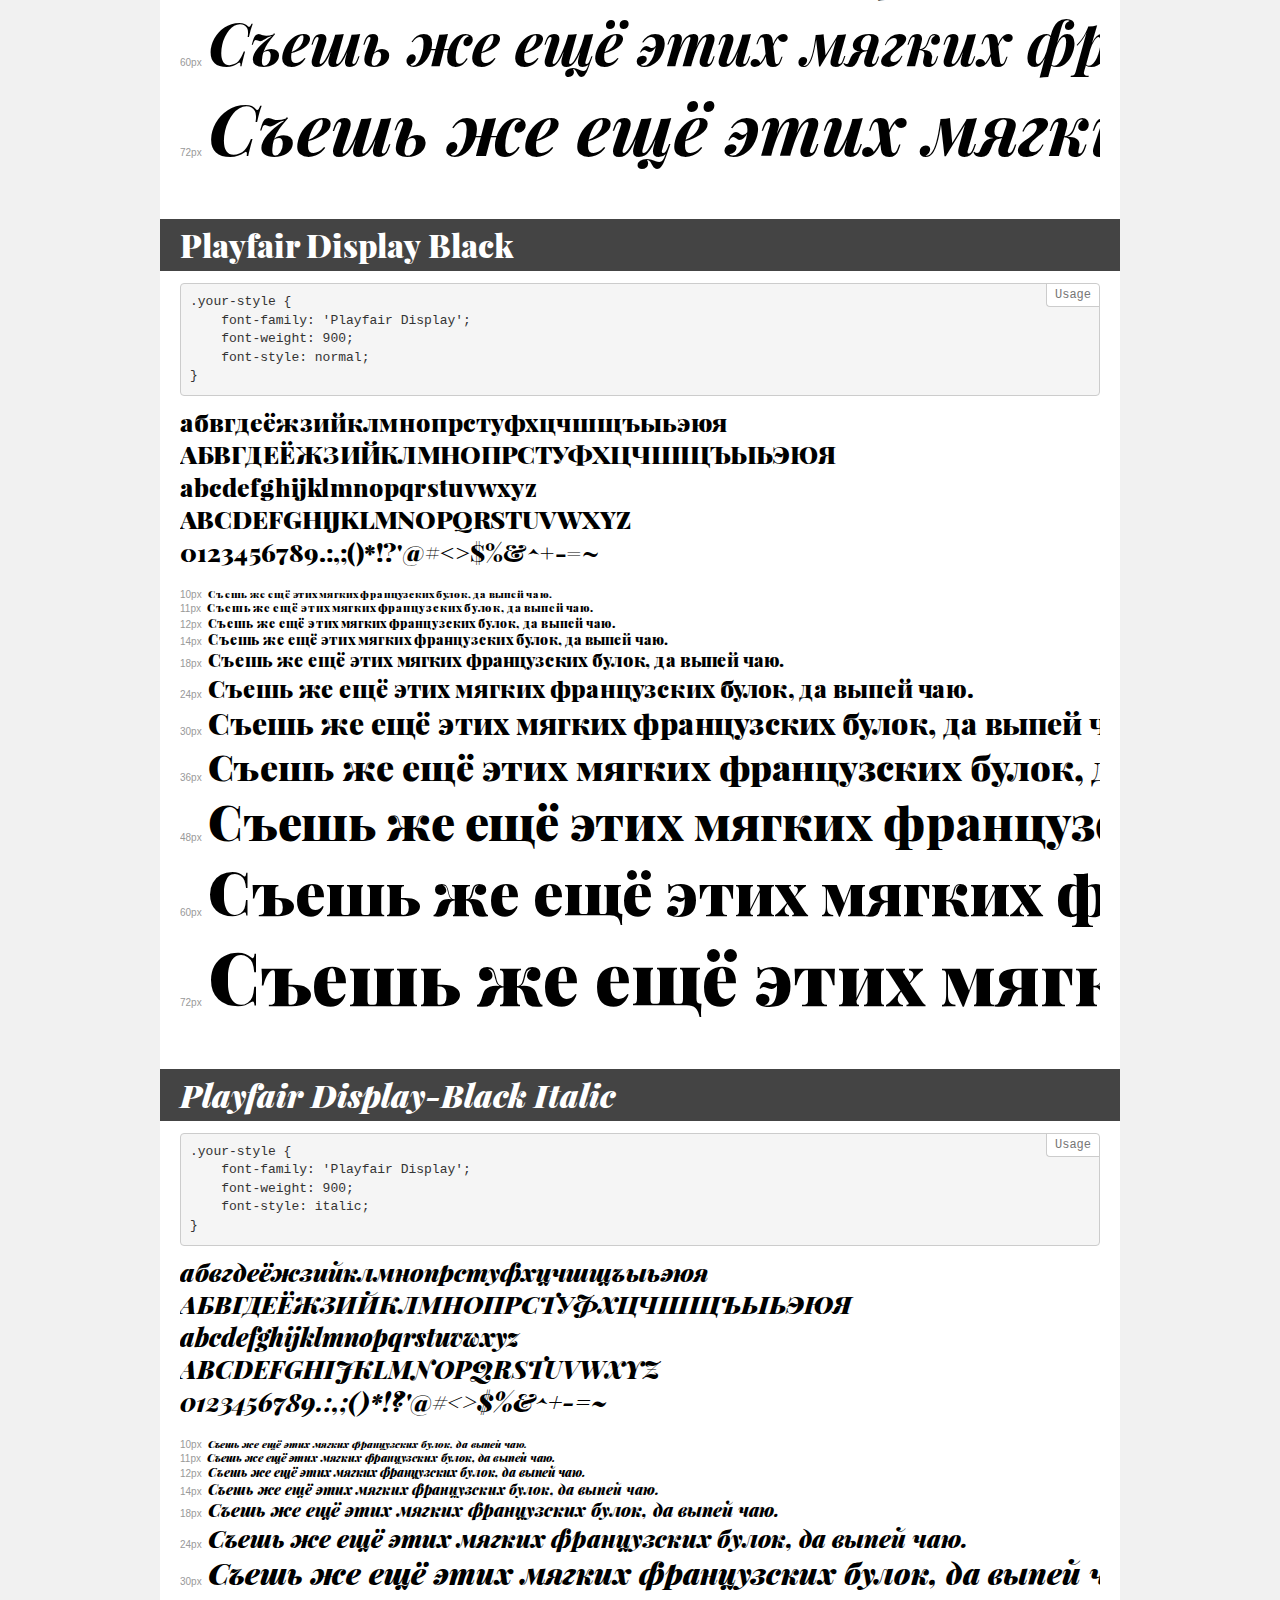
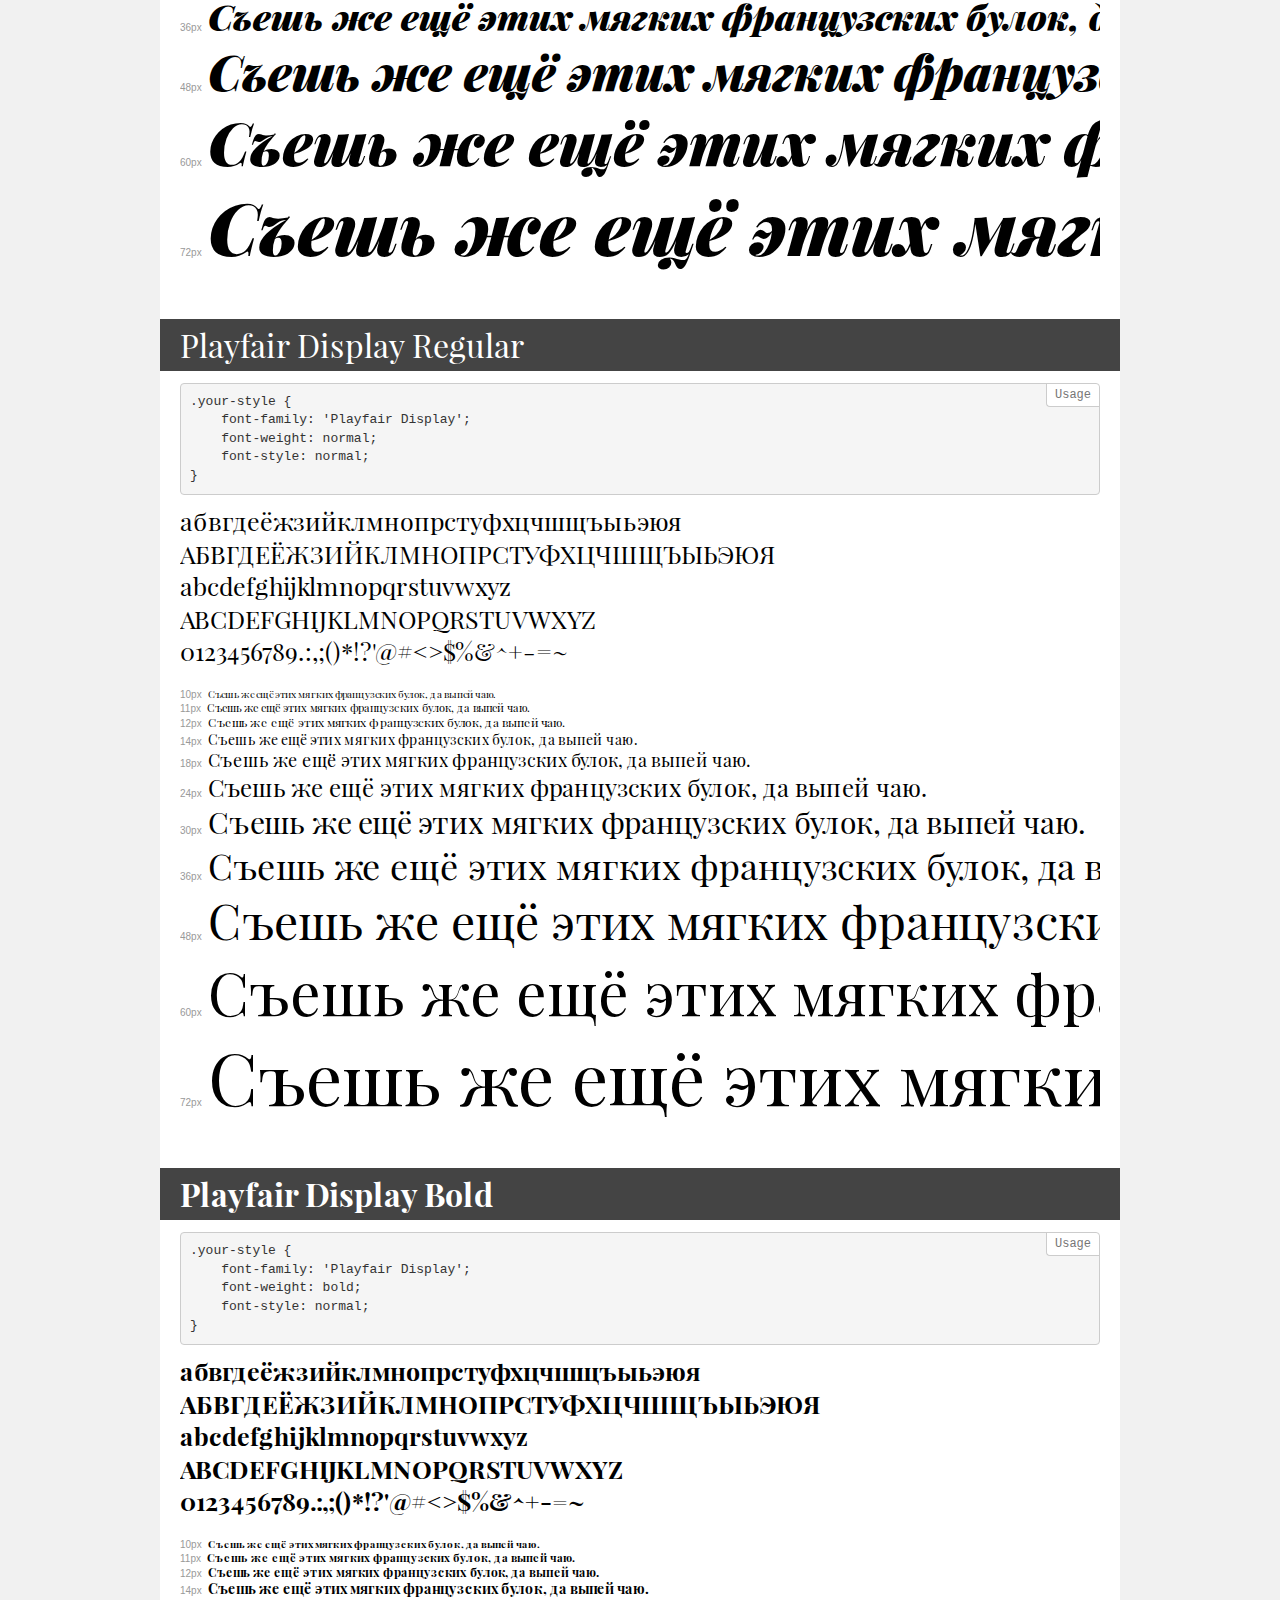
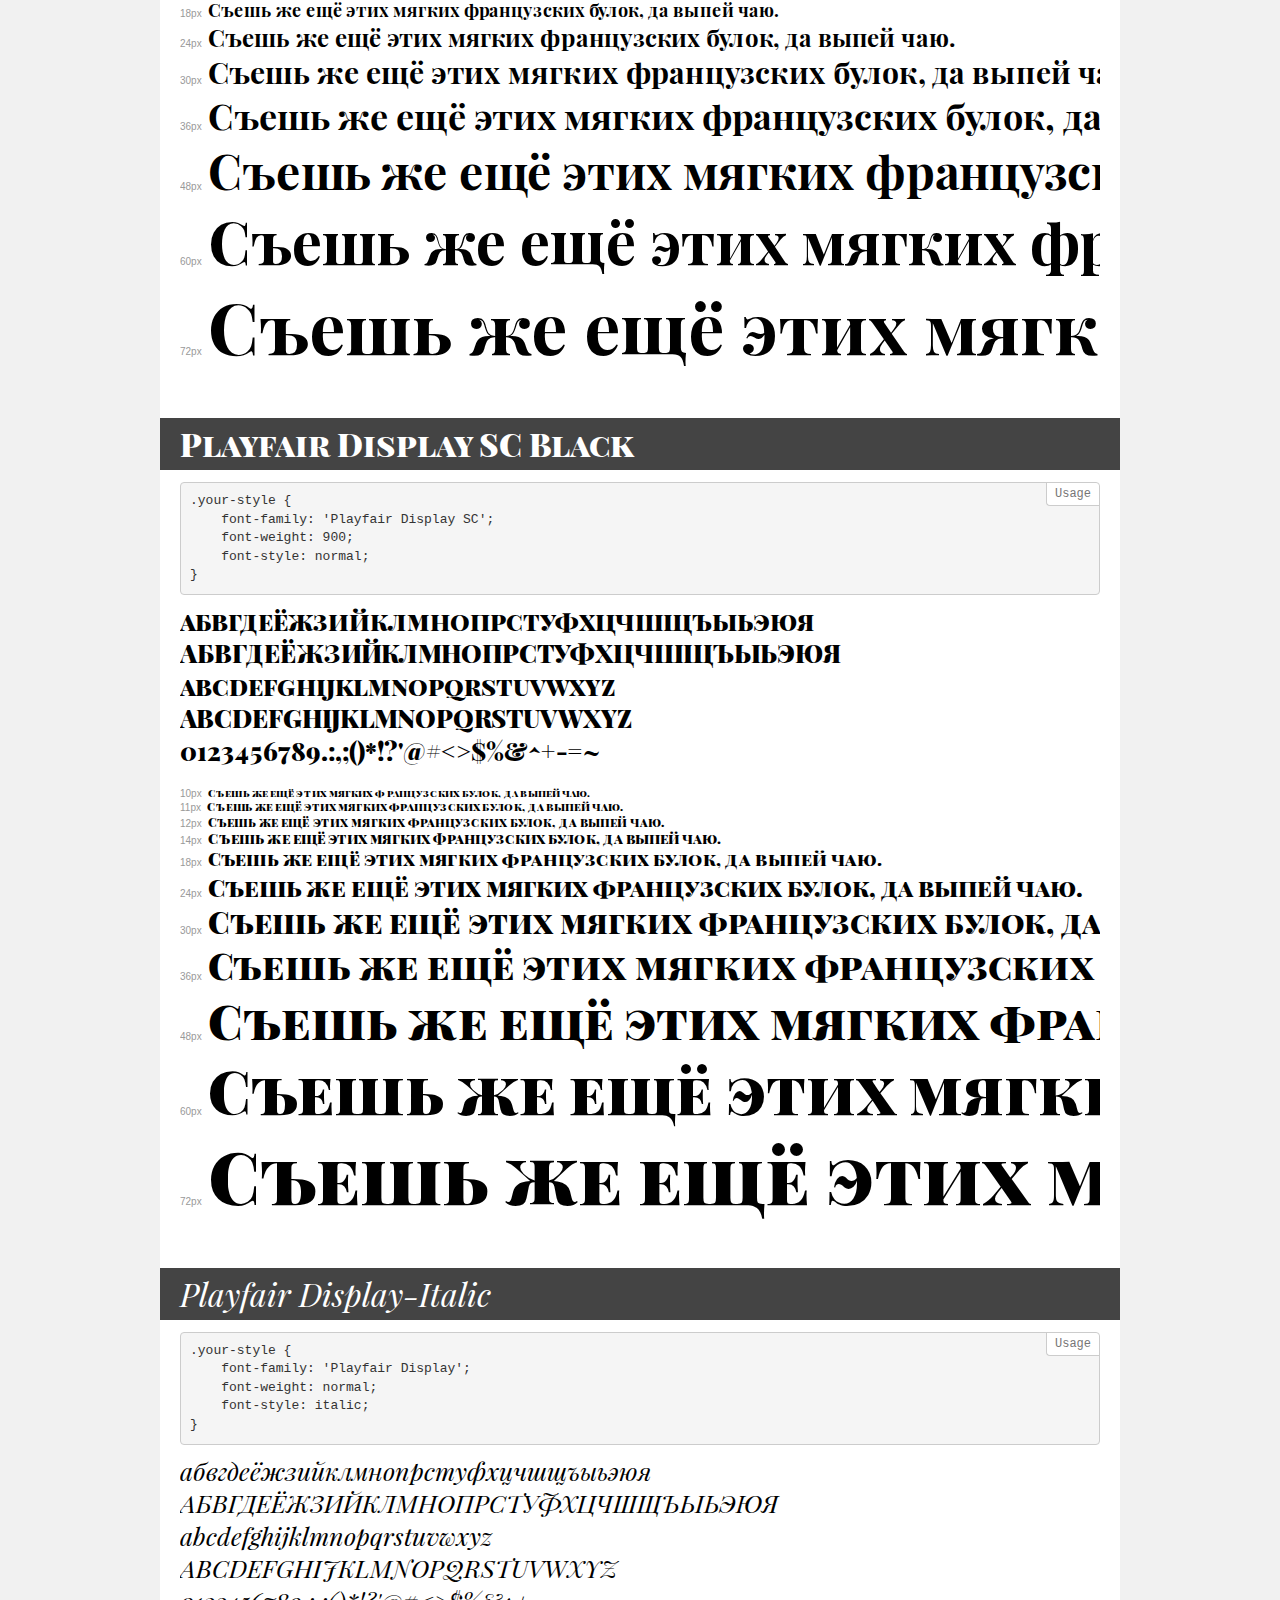
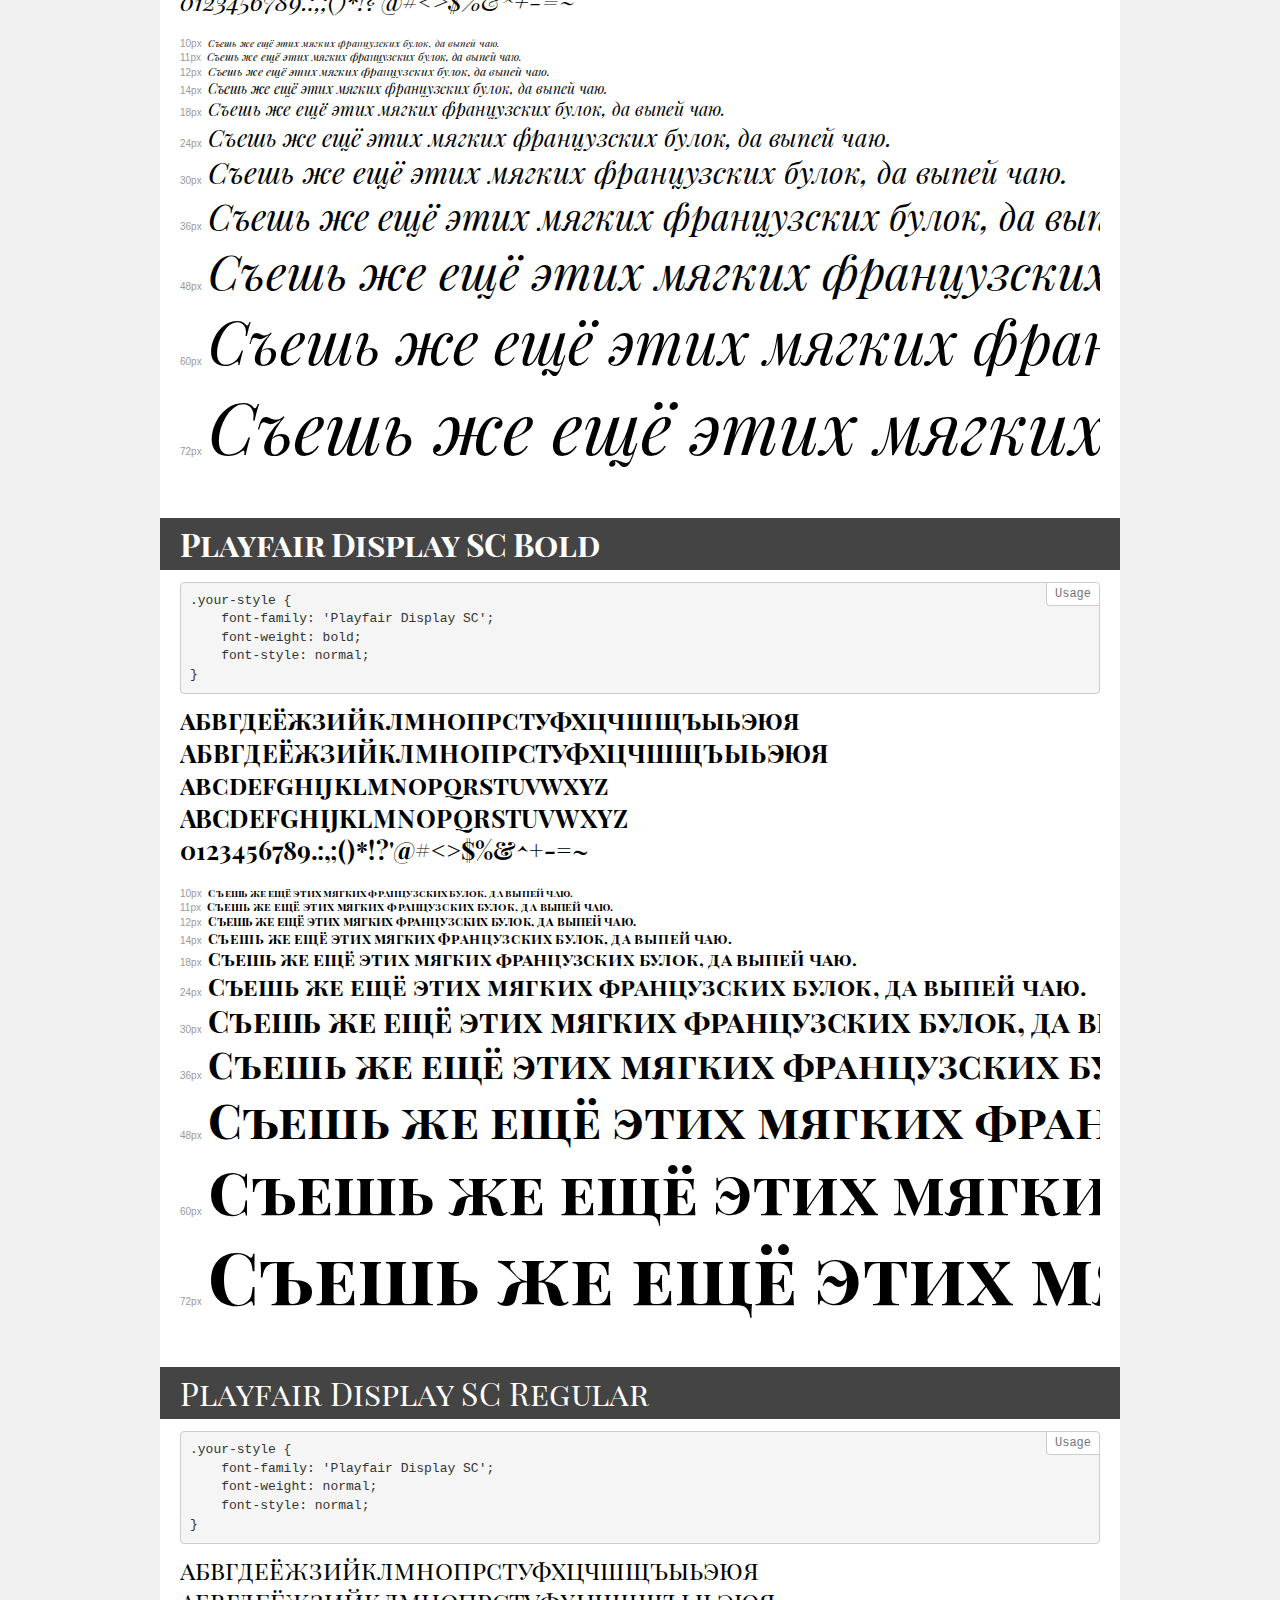
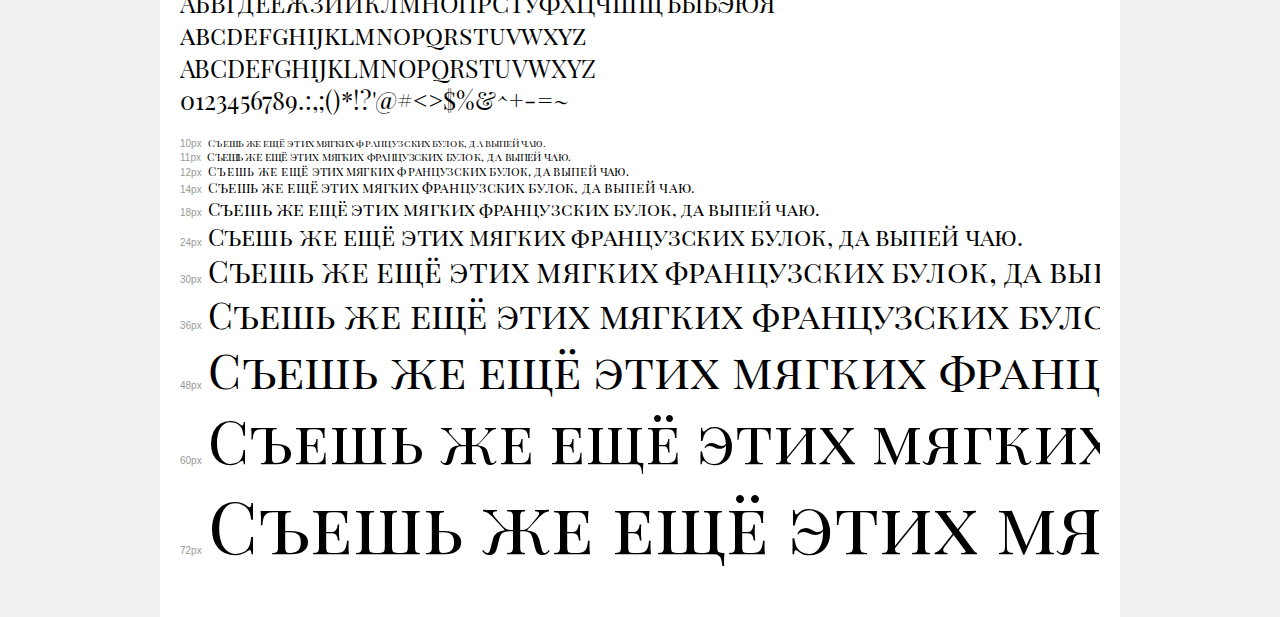
<file: MNTN/fonts/PlayfairDisplay/demo.html>
<!DOCTYPE html>
<html>
<head>
	<meta charset="utf-8">
	<meta http-equiv="X-UA-Compatible" content="IE=edge">
	<meta name="viewport" content="width=device-width, initial-scale=1">
	<meta name="robots" content="noindex, noarchive">
	<title>Transfonter demo</title>
	<link href="stylesheet.css" rel="stylesheet">
	<style>
		/*
		http://meyerweb.com/eric/tools/css/reset/
		v2.0 | 20110126
		License: none (public domain)
		*/
		html, body, div, span, applet, object, iframe,
		h1, h2, h3, h4, h5, h6, p, blockquote, pre,
		a, abbr, acronym, address, big, cite, code,
		del, dfn, em, img, ins, kbd, q, s, samp,
		small, strike, strong, sub, sup, tt, var,
		b, u, i, center,
		dl, dt, dd, ol, ul, li,
		fieldset, form, label, legend,
		table, caption, tbody, tfoot, thead, tr, th, td,
		article, aside, canvas, details, embed,
		figure, figcaption, footer, header, hgroup,
		menu, nav, output, ruby, section, summary,
		time, mark, audio, video {
			margin: 0;
			padding: 0;
			border: 0;
			font-size: 100%;
			font: inherit;
			vertical-align: baseline;
		}
		/* HTML5 display-role reset for older browsers */
		article, aside, details, figcaption, figure,
		footer, header, hgroup, menu, nav, section {
			display: block;
		}
		body {
			line-height: 1;
		}
		ol, ul {
			list-style: none;
		}
		blockquote, q {
			quotes: none;
		}
		blockquote:before, blockquote:after,
		q:before, q:after {
			content: '';
			content: none;
		}
		table {
			border-collapse: collapse;
			border-spacing: 0;
		}
		/* common styles */
		body {
			background: #f1f1f1;
			color: #000;
		}
		.page {
			background: #fff;
			width: 920px;
			margin: 0 auto;
			padding: 20px 20px 0 20px;
			overflow: hidden;
		}
		.font-container {
			overflow-x: auto;
			overflow-y: hidden;
			margin-bottom: 40px;
			line-height: 1.3;
			white-space: nowrap;
			padding-bottom: 5px;
		}
		h1 {
			position: relative;
			background: #444;
			font-size: 32px;
			color: #fff;
			padding: 10px 20px;
			margin: 0 -20px 12px -20px;
		}
		.letters {
			font-size: 25px;
			margin-bottom: 20px;
		}
		.s10:before {
			content: '10px';
		}
		.s11:before {
			content: '11px';
		}
		.s12:before {
			content: '12px';
		}
		.s14:before {
			content: '14px';
		}
		.s18:before {
			content: '18px';
		}
		.s24:before {
			content: '24px';
		}
		.s30:before {
			content: '30px';
		}
		.s36:before {
			content: '36px';
		}
		.s48:before {
			content: '48px';
		}
		.s60:before {
			content: '60px';
		}
		.s72:before {
			content: '72px';
		}
		.s10:before, .s11:before, .s12:before, .s14:before,
		.s18:before, .s24:before, .s30:before, .s36:before,
		.s48:before, .s60:before, .s72:before {
			font-family: Arial, sans-serif;
			font-size: 10px;
			font-weight: normal;
			font-style: normal;
			color: #999;
			padding-right: 6px;
		}
		pre {
			display: block;
			position: relative;
			padding: 9px;
			margin: 0 0 10px;
			font-family: Monaco, Menlo, Consolas, "Courier New", monospace !important;
			font-size: 13px;
			line-height: 1.428571429;
			color: #333;
			font-weight: normal !important;
			font-style: normal !important;
			background-color: #f5f5f5;
			border: 1px solid #ccc;
			overflow-x: auto;
			border-radius: 4px;
		}
		pre:after {
			display: block;
			position: absolute;
			right: 0;
			top: 0;
			content: 'Usage';
			line-height: 1;
			padding: 5px 8px;
			font-size: 12px;
			color: #767676;
			background-color: #fff;
			border: 1px solid #ccc;
			border-right: none;
			border-top: none;
			border-radius: 0 4px 0 4px;
			z-index: 10;
		}
		/* responsive */
		@media (max-width: 959px) {
			.page {
				width: auto;
				margin: 0;
			}
		}
	</style>
</head>
<body>
<div class="page">
	<div class="demo" style="font-family: 'Playfair Display SC'; font-weight: 900; font-style: italic;">
		<h1>Playfair Display SC Black Italic</h1>
		<pre>.your-style {
    font-family: 'Playfair Display SC';
    font-weight: 900;
    font-style: italic;
}</pre>
		<div class="font-container">
			<p class="letters">
				абвгдеёжзийклмнопрстуфхцчшщъыьэюя <br />
				АБВГДЕЁЖЗИЙКЛМНОПРСТУФХЦЧШЩЪЫЬЭЮЯ <br />
				abcdefghijklmnopqrstuvwxyz <br />
				ABCDEFGHIJKLMNOPQRSTUVWXYZ <br />				0123456789.:,;()*!?'@#<>$%&^+-=~
			</p>
			<p class="s10" style="font-size: 10px;">Съешь же ещё этих мягких французских булок, да выпей чаю.</p>
			<p class="s11" style="font-size: 11px;">Съешь же ещё этих мягких французских булок, да выпей чаю.</p>
			<p class="s12" style="font-size: 12px;">Съешь же ещё этих мягких французских булок, да выпей чаю.</p>
			<p class="s14" style="font-size: 14px;">Съешь же ещё этих мягких французских булок, да выпей чаю.</p>
			<p class="s18" style="font-size: 18px;">Съешь же ещё этих мягких французских булок, да выпей чаю.</p>
			<p class="s24" style="font-size: 24px;">Съешь же ещё этих мягких французских булок, да выпей чаю.</p>
			<p class="s30" style="font-size: 30px;">Съешь же ещё этих мягких французских булок, да выпей чаю.</p>
			<p class="s36" style="font-size: 36px;">Съешь же ещё этих мягких французских булок, да выпей чаю.</p>
			<p class="s48" style="font-size: 48px;">Съешь же ещё этих мягких французских булок, да выпей чаю.</p>
			<p class="s60" style="font-size: 60px;">Съешь же ещё этих мягких французских булок, да выпей чаю.</p>
			<p class="s72" style="font-size: 72px;">Съешь же ещё этих мягких французских булок, да выпей чаю.</p>
		</div>
	</div>
	<div class="demo" style="font-family: 'Playfair Display SC'; font-weight: bold; font-style: italic;">
		<h1>Playfair Display SC Bold Italic</h1>
		<pre>.your-style {
    font-family: 'Playfair Display SC';
    font-weight: bold;
    font-style: italic;
}</pre>
		<div class="font-container">
			<p class="letters">
				абвгдеёжзийклмнопрстуфхцчшщъыьэюя <br />
				АБВГДЕЁЖЗИЙКЛМНОПРСТУФХЦЧШЩЪЫЬЭЮЯ <br />
				abcdefghijklmnopqrstuvwxyz <br />
				ABCDEFGHIJKLMNOPQRSTUVWXYZ <br />				0123456789.:,;()*!?'@#<>$%&^+-=~
			</p>
			<p class="s10" style="font-size: 10px;">Съешь же ещё этих мягких французских булок, да выпей чаю.</p>
			<p class="s11" style="font-size: 11px;">Съешь же ещё этих мягких французских булок, да выпей чаю.</p>
			<p class="s12" style="font-size: 12px;">Съешь же ещё этих мягких французских булок, да выпей чаю.</p>
			<p class="s14" style="font-size: 14px;">Съешь же ещё этих мягких французских булок, да выпей чаю.</p>
			<p class="s18" style="font-size: 18px;">Съешь же ещё этих мягких французских булок, да выпей чаю.</p>
			<p class="s24" style="font-size: 24px;">Съешь же ещё этих мягких французских булок, да выпей чаю.</p>
			<p class="s30" style="font-size: 30px;">Съешь же ещё этих мягких французских булок, да выпей чаю.</p>
			<p class="s36" style="font-size: 36px;">Съешь же ещё этих мягких французских булок, да выпей чаю.</p>
			<p class="s48" style="font-size: 48px;">Съешь же ещё этих мягких французских булок, да выпей чаю.</p>
			<p class="s60" style="font-size: 60px;">Съешь же ещё этих мягких французских булок, да выпей чаю.</p>
			<p class="s72" style="font-size: 72px;">Съешь же ещё этих мягких французских булок, да выпей чаю.</p>
		</div>
	</div>
	<div class="demo" style="font-family: 'Playfair Display SC'; font-weight: normal; font-style: italic;">
		<h1>Playfair Display SC Italic</h1>
		<pre>.your-style {
    font-family: 'Playfair Display SC';
    font-weight: normal;
    font-style: italic;
}</pre>
		<div class="font-container">
			<p class="letters">
				абвгдеёжзийклмнопрстуфхцчшщъыьэюя <br />
				АБВГДЕЁЖЗИЙКЛМНОПРСТУФХЦЧШЩЪЫЬЭЮЯ <br />
				abcdefghijklmnopqrstuvwxyz <br />
				ABCDEFGHIJKLMNOPQRSTUVWXYZ <br />				0123456789.:,;()*!?'@#<>$%&^+-=~
			</p>
			<p class="s10" style="font-size: 10px;">Съешь же ещё этих мягких французских булок, да выпей чаю.</p>
			<p class="s11" style="font-size: 11px;">Съешь же ещё этих мягких французских булок, да выпей чаю.</p>
			<p class="s12" style="font-size: 12px;">Съешь же ещё этих мягких французских булок, да выпей чаю.</p>
			<p class="s14" style="font-size: 14px;">Съешь же ещё этих мягких французских булок, да выпей чаю.</p>
			<p class="s18" style="font-size: 18px;">Съешь же ещё этих мягких французских булок, да выпей чаю.</p>
			<p class="s24" style="font-size: 24px;">Съешь же ещё этих мягких французских булок, да выпей чаю.</p>
			<p class="s30" style="font-size: 30px;">Съешь же ещё этих мягких французских булок, да выпей чаю.</p>
			<p class="s36" style="font-size: 36px;">Съешь же ещё этих мягких французских булок, да выпей чаю.</p>
			<p class="s48" style="font-size: 48px;">Съешь же ещё этих мягких французских булок, да выпей чаю.</p>
			<p class="s60" style="font-size: 60px;">Съешь же ещё этих мягких французских булок, да выпей чаю.</p>
			<p class="s72" style="font-size: 72px;">Съешь же ещё этих мягких французских булок, да выпей чаю.</p>
		</div>
	</div>
	<div class="demo" style="font-family: 'Playfair Display'; font-weight: bold; font-style: italic;">
		<h1>Playfair Display-Bold Italic</h1>
		<pre>.your-style {
    font-family: 'Playfair Display';
    font-weight: bold;
    font-style: italic;
}</pre>
		<div class="font-container">
			<p class="letters">
				абвгдеёжзийклмнопрстуфхцчшщъыьэюя <br />
				АБВГДЕЁЖЗИЙКЛМНОПРСТУФХЦЧШЩЪЫЬЭЮЯ <br />
				abcdefghijklmnopqrstuvwxyz <br />
				ABCDEFGHIJKLMNOPQRSTUVWXYZ <br />				0123456789.:,;()*!?'@#<>$%&^+-=~
			</p>
			<p class="s10" style="font-size: 10px;">Съешь же ещё этих мягких французских булок, да выпей чаю.</p>
			<p class="s11" style="font-size: 11px;">Съешь же ещё этих мягких французских булок, да выпей чаю.</p>
			<p class="s12" style="font-size: 12px;">Съешь же ещё этих мягких французских булок, да выпей чаю.</p>
			<p class="s14" style="font-size: 14px;">Съешь же ещё этих мягких французских булок, да выпей чаю.</p>
			<p class="s18" style="font-size: 18px;">Съешь же ещё этих мягких французских булок, да выпей чаю.</p>
			<p class="s24" style="font-size: 24px;">Съешь же ещё этих мягких французских булок, да выпей чаю.</p>
			<p class="s30" style="font-size: 30px;">Съешь же ещё этих мягких французских булок, да выпей чаю.</p>
			<p class="s36" style="font-size: 36px;">Съешь же ещё этих мягких французских булок, да выпей чаю.</p>
			<p class="s48" style="font-size: 48px;">Съешь же ещё этих мягких французских булок, да выпей чаю.</p>
			<p class="s60" style="font-size: 60px;">Съешь же ещё этих мягких французских булок, да выпей чаю.</p>
			<p class="s72" style="font-size: 72px;">Съешь же ещё этих мягких французских булок, да выпей чаю.</p>
		</div>
	</div>
	<div class="demo" style="font-family: 'Playfair Display'; font-weight: 900; font-style: normal;">
		<h1>Playfair Display Black</h1>
		<pre>.your-style {
    font-family: 'Playfair Display';
    font-weight: 900;
    font-style: normal;
}</pre>
		<div class="font-container">
			<p class="letters">
				абвгдеёжзийклмнопрстуфхцчшщъыьэюя <br />
				АБВГДЕЁЖЗИЙКЛМНОПРСТУФХЦЧШЩЪЫЬЭЮЯ <br />
				abcdefghijklmnopqrstuvwxyz <br />
				ABCDEFGHIJKLMNOPQRSTUVWXYZ <br />				0123456789.:,;()*!?'@#<>$%&^+-=~
			</p>
			<p class="s10" style="font-size: 10px;">Съешь же ещё этих мягких французских булок, да выпей чаю.</p>
			<p class="s11" style="font-size: 11px;">Съешь же ещё этих мягких французских булок, да выпей чаю.</p>
			<p class="s12" style="font-size: 12px;">Съешь же ещё этих мягких французских булок, да выпей чаю.</p>
			<p class="s14" style="font-size: 14px;">Съешь же ещё этих мягких французских булок, да выпей чаю.</p>
			<p class="s18" style="font-size: 18px;">Съешь же ещё этих мягких французских булок, да выпей чаю.</p>
			<p class="s24" style="font-size: 24px;">Съешь же ещё этих мягких французских булок, да выпей чаю.</p>
			<p class="s30" style="font-size: 30px;">Съешь же ещё этих мягких французских булок, да выпей чаю.</p>
			<p class="s36" style="font-size: 36px;">Съешь же ещё этих мягких французских булок, да выпей чаю.</p>
			<p class="s48" style="font-size: 48px;">Съешь же ещё этих мягких французских булок, да выпей чаю.</p>
			<p class="s60" style="font-size: 60px;">Съешь же ещё этих мягких французских булок, да выпей чаю.</p>
			<p class="s72" style="font-size: 72px;">Съешь же ещё этих мягких французских булок, да выпей чаю.</p>
		</div>
	</div>
	<div class="demo" style="font-family: 'Playfair Display'; font-weight: 900; font-style: italic;">
		<h1>Playfair Display-Black Italic</h1>
		<pre>.your-style {
    font-family: 'Playfair Display';
    font-weight: 900;
    font-style: italic;
}</pre>
		<div class="font-container">
			<p class="letters">
				абвгдеёжзийклмнопрстуфхцчшщъыьэюя <br />
				АБВГДЕЁЖЗИЙКЛМНОПРСТУФХЦЧШЩЪЫЬЭЮЯ <br />
				abcdefghijklmnopqrstuvwxyz <br />
				ABCDEFGHIJKLMNOPQRSTUVWXYZ <br />				0123456789.:,;()*!?'@#<>$%&^+-=~
			</p>
			<p class="s10" style="font-size: 10px;">Съешь же ещё этих мягких французских булок, да выпей чаю.</p>
			<p class="s11" style="font-size: 11px;">Съешь же ещё этих мягких французских булок, да выпей чаю.</p>
			<p class="s12" style="font-size: 12px;">Съешь же ещё этих мягких французских булок, да выпей чаю.</p>
			<p class="s14" style="font-size: 14px;">Съешь же ещё этих мягких французских булок, да выпей чаю.</p>
			<p class="s18" style="font-size: 18px;">Съешь же ещё этих мягких французских булок, да выпей чаю.</p>
			<p class="s24" style="font-size: 24px;">Съешь же ещё этих мягких французских булок, да выпей чаю.</p>
			<p class="s30" style="font-size: 30px;">Съешь же ещё этих мягких французских булок, да выпей чаю.</p>
			<p class="s36" style="font-size: 36px;">Съешь же ещё этих мягких французских булок, да выпей чаю.</p>
			<p class="s48" style="font-size: 48px;">Съешь же ещё этих мягких французских булок, да выпей чаю.</p>
			<p class="s60" style="font-size: 60px;">Съешь же ещё этих мягких французских булок, да выпей чаю.</p>
			<p class="s72" style="font-size: 72px;">Съешь же ещё этих мягких французских булок, да выпей чаю.</p>
		</div>
	</div>
	<div class="demo" style="font-family: 'Playfair Display'; font-weight: normal; font-style: normal;">
		<h1>Playfair Display Regular</h1>
		<pre>.your-style {
    font-family: 'Playfair Display';
    font-weight: normal;
    font-style: normal;
}</pre>
		<div class="font-container">
			<p class="letters">
				абвгдеёжзийклмнопрстуфхцчшщъыьэюя <br />
				АБВГДЕЁЖЗИЙКЛМНОПРСТУФХЦЧШЩЪЫЬЭЮЯ <br />
				abcdefghijklmnopqrstuvwxyz <br />
				ABCDEFGHIJKLMNOPQRSTUVWXYZ <br />				0123456789.:,;()*!?'@#<>$%&^+-=~
			</p>
			<p class="s10" style="font-size: 10px;">Съешь же ещё этих мягких французских булок, да выпей чаю.</p>
			<p class="s11" style="font-size: 11px;">Съешь же ещё этих мягких французских булок, да выпей чаю.</p>
			<p class="s12" style="font-size: 12px;">Съешь же ещё этих мягких французских булок, да выпей чаю.</p>
			<p class="s14" style="font-size: 14px;">Съешь же ещё этих мягких французских булок, да выпей чаю.</p>
			<p class="s18" style="font-size: 18px;">Съешь же ещё этих мягких французских булок, да выпей чаю.</p>
			<p class="s24" style="font-size: 24px;">Съешь же ещё этих мягких французских булок, да выпей чаю.</p>
			<p class="s30" style="font-size: 30px;">Съешь же ещё этих мягких французских булок, да выпей чаю.</p>
			<p class="s36" style="font-size: 36px;">Съешь же ещё этих мягких французских булок, да выпей чаю.</p>
			<p class="s48" style="font-size: 48px;">Съешь же ещё этих мягких французских булок, да выпей чаю.</p>
			<p class="s60" style="font-size: 60px;">Съешь же ещё этих мягких французских булок, да выпей чаю.</p>
			<p class="s72" style="font-size: 72px;">Съешь же ещё этих мягких французских булок, да выпей чаю.</p>
		</div>
	</div>
	<div class="demo" style="font-family: 'Playfair Display'; font-weight: bold; font-style: normal;">
		<h1>Playfair Display Bold</h1>
		<pre>.your-style {
    font-family: 'Playfair Display';
    font-weight: bold;
    font-style: normal;
}</pre>
		<div class="font-container">
			<p class="letters">
				абвгдеёжзийклмнопрстуфхцчшщъыьэюя <br />
				АБВГДЕЁЖЗИЙКЛМНОПРСТУФХЦЧШЩЪЫЬЭЮЯ <br />
				abcdefghijklmnopqrstuvwxyz <br />
				ABCDEFGHIJKLMNOPQRSTUVWXYZ <br />				0123456789.:,;()*!?'@#<>$%&^+-=~
			</p>
			<p class="s10" style="font-size: 10px;">Съешь же ещё этих мягких французских булок, да выпей чаю.</p>
			<p class="s11" style="font-size: 11px;">Съешь же ещё этих мягких французских булок, да выпей чаю.</p>
			<p class="s12" style="font-size: 12px;">Съешь же ещё этих мягких французских булок, да выпей чаю.</p>
			<p class="s14" style="font-size: 14px;">Съешь же ещё этих мягких французских булок, да выпей чаю.</p>
			<p class="s18" style="font-size: 18px;">Съешь же ещё этих мягких французских булок, да выпей чаю.</p>
			<p class="s24" style="font-size: 24px;">Съешь же ещё этих мягких французских булок, да выпей чаю.</p>
			<p class="s30" style="font-size: 30px;">Съешь же ещё этих мягких французских булок, да выпей чаю.</p>
			<p class="s36" style="font-size: 36px;">Съешь же ещё этих мягких французских булок, да выпей чаю.</p>
			<p class="s48" style="font-size: 48px;">Съешь же ещё этих мягких французских булок, да выпей чаю.</p>
			<p class="s60" style="font-size: 60px;">Съешь же ещё этих мягких французских булок, да выпей чаю.</p>
			<p class="s72" style="font-size: 72px;">Съешь же ещё этих мягких французских булок, да выпей чаю.</p>
		</div>
	</div>
	<div class="demo" style="font-family: 'Playfair Display SC'; font-weight: 900; font-style: normal;">
		<h1>Playfair Display SC Black</h1>
		<pre>.your-style {
    font-family: 'Playfair Display SC';
    font-weight: 900;
    font-style: normal;
}</pre>
		<div class="font-container">
			<p class="letters">
				абвгдеёжзийклмнопрстуфхцчшщъыьэюя <br />
				АБВГДЕЁЖЗИЙКЛМНОПРСТУФХЦЧШЩЪЫЬЭЮЯ <br />
				abcdefghijklmnopqrstuvwxyz <br />
				ABCDEFGHIJKLMNOPQRSTUVWXYZ <br />				0123456789.:,;()*!?'@#<>$%&^+-=~
			</p>
			<p class="s10" style="font-size: 10px;">Съешь же ещё этих мягких французских булок, да выпей чаю.</p>
			<p class="s11" style="font-size: 11px;">Съешь же ещё этих мягких французских булок, да выпей чаю.</p>
			<p class="s12" style="font-size: 12px;">Съешь же ещё этих мягких французских булок, да выпей чаю.</p>
			<p class="s14" style="font-size: 14px;">Съешь же ещё этих мягких французских булок, да выпей чаю.</p>
			<p class="s18" style="font-size: 18px;">Съешь же ещё этих мягких французских булок, да выпей чаю.</p>
			<p class="s24" style="font-size: 24px;">Съешь же ещё этих мягких французских булок, да выпей чаю.</p>
			<p class="s30" style="font-size: 30px;">Съешь же ещё этих мягких французских булок, да выпей чаю.</p>
			<p class="s36" style="font-size: 36px;">Съешь же ещё этих мягких французских булок, да выпей чаю.</p>
			<p class="s48" style="font-size: 48px;">Съешь же ещё этих мягких французских булок, да выпей чаю.</p>
			<p class="s60" style="font-size: 60px;">Съешь же ещё этих мягких французских булок, да выпей чаю.</p>
			<p class="s72" style="font-size: 72px;">Съешь же ещё этих мягких французских булок, да выпей чаю.</p>
		</div>
	</div>
	<div class="demo" style="font-family: 'Playfair Display'; font-weight: normal; font-style: italic;">
		<h1>Playfair Display-Italic</h1>
		<pre>.your-style {
    font-family: 'Playfair Display';
    font-weight: normal;
    font-style: italic;
}</pre>
		<div class="font-container">
			<p class="letters">
				абвгдеёжзийклмнопрстуфхцчшщъыьэюя <br />
				АБВГДЕЁЖЗИЙКЛМНОПРСТУФХЦЧШЩЪЫЬЭЮЯ <br />
				abcdefghijklmnopqrstuvwxyz <br />
				ABCDEFGHIJKLMNOPQRSTUVWXYZ <br />				0123456789.:,;()*!?'@#<>$%&^+-=~
			</p>
			<p class="s10" style="font-size: 10px;">Съешь же ещё этих мягких французских булок, да выпей чаю.</p>
			<p class="s11" style="font-size: 11px;">Съешь же ещё этих мягких французских булок, да выпей чаю.</p>
			<p class="s12" style="font-size: 12px;">Съешь же ещё этих мягких французских булок, да выпей чаю.</p>
			<p class="s14" style="font-size: 14px;">Съешь же ещё этих мягких французских булок, да выпей чаю.</p>
			<p class="s18" style="font-size: 18px;">Съешь же ещё этих мягких французских булок, да выпей чаю.</p>
			<p class="s24" style="font-size: 24px;">Съешь же ещё этих мягких французских булок, да выпей чаю.</p>
			<p class="s30" style="font-size: 30px;">Съешь же ещё этих мягких французских булок, да выпей чаю.</p>
			<p class="s36" style="font-size: 36px;">Съешь же ещё этих мягких французских булок, да выпей чаю.</p>
			<p class="s48" style="font-size: 48px;">Съешь же ещё этих мягких французских булок, да выпей чаю.</p>
			<p class="s60" style="font-size: 60px;">Съешь же ещё этих мягких французских булок, да выпей чаю.</p>
			<p class="s72" style="font-size: 72px;">Съешь же ещё этих мягких французских булок, да выпей чаю.</p>
		</div>
	</div>
	<div class="demo" style="font-family: 'Playfair Display SC'; font-weight: bold; font-style: normal;">
		<h1>Playfair Display SC Bold</h1>
		<pre>.your-style {
    font-family: 'Playfair Display SC';
    font-weight: bold;
    font-style: normal;
}</pre>
		<div class="font-container">
			<p class="letters">
				абвгдеёжзийклмнопрстуфхцчшщъыьэюя <br />
				АБВГДЕЁЖЗИЙКЛМНОПРСТУФХЦЧШЩЪЫЬЭЮЯ <br />
				abcdefghijklmnopqrstuvwxyz <br />
				ABCDEFGHIJKLMNOPQRSTUVWXYZ <br />				0123456789.:,;()*!?'@#<>$%&^+-=~
			</p>
			<p class="s10" style="font-size: 10px;">Съешь же ещё этих мягких французских булок, да выпей чаю.</p>
			<p class="s11" style="font-size: 11px;">Съешь же ещё этих мягких французских булок, да выпей чаю.</p>
			<p class="s12" style="font-size: 12px;">Съешь же ещё этих мягких французских булок, да выпей чаю.</p>
			<p class="s14" style="font-size: 14px;">Съешь же ещё этих мягких французских булок, да выпей чаю.</p>
			<p class="s18" style="font-size: 18px;">Съешь же ещё этих мягких французских булок, да выпей чаю.</p>
			<p class="s24" style="font-size: 24px;">Съешь же ещё этих мягких французских булок, да выпей чаю.</p>
			<p class="s30" style="font-size: 30px;">Съешь же ещё этих мягких французских булок, да выпей чаю.</p>
			<p class="s36" style="font-size: 36px;">Съешь же ещё этих мягких французских булок, да выпей чаю.</p>
			<p class="s48" style="font-size: 48px;">Съешь же ещё этих мягких французских булок, да выпей чаю.</p>
			<p class="s60" style="font-size: 60px;">Съешь же ещё этих мягких французских булок, да выпей чаю.</p>
			<p class="s72" style="font-size: 72px;">Съешь же ещё этих мягких французских булок, да выпей чаю.</p>
		</div>
	</div>
	<div class="demo" style="font-family: 'Playfair Display SC'; font-weight: normal; font-style: normal;">
		<h1>Playfair Display SC Regular</h1>
		<pre>.your-style {
    font-family: 'Playfair Display SC';
    font-weight: normal;
    font-style: normal;
}</pre>
		<div class="font-container">
			<p class="letters">
				абвгдеёжзийклмнопрстуфхцчшщъыьэюя <br />
				АБВГДЕЁЖЗИЙКЛМНОПРСТУФХЦЧШЩЪЫЬЭЮЯ <br />
				abcdefghijklmnopqrstuvwxyz <br />
				ABCDEFGHIJKLMNOPQRSTUVWXYZ <br />				0123456789.:,;()*!?'@#<>$%&^+-=~
			</p>
			<p class="s10" style="font-size: 10px;">Съешь же ещё этих мягких французских булок, да выпей чаю.</p>
			<p class="s11" style="font-size: 11px;">Съешь же ещё этих мягких французских булок, да выпей чаю.</p>
			<p class="s12" style="font-size: 12px;">Съешь же ещё этих мягких французских булок, да выпей чаю.</p>
			<p class="s14" style="font-size: 14px;">Съешь же ещё этих мягких французских булок, да выпей чаю.</p>
			<p class="s18" style="font-size: 18px;">Съешь же ещё этих мягких французских булок, да выпей чаю.</p>
			<p class="s24" style="font-size: 24px;">Съешь же ещё этих мягких французских булок, да выпей чаю.</p>
			<p class="s30" style="font-size: 30px;">Съешь же ещё этих мягких французских булок, да выпей чаю.</p>
			<p class="s36" style="font-size: 36px;">Съешь же ещё этих мягких французских булок, да выпей чаю.</p>
			<p class="s48" style="font-size: 48px;">Съешь же ещё этих мягких французских булок, да выпей чаю.</p>
			<p class="s60" style="font-size: 60px;">Съешь же ещё этих мягких французских булок, да выпей чаю.</p>
			<p class="s72" style="font-size: 72px;">Съешь же ещё этих мягких французских булок, да выпей чаю.</p>
		</div>
	</div>
</div>
</body>
</html>
</file>
<file: MNTN/fonts/Gilroy/stylesheet.css>
@font-face {
    font-family: 'Gilroy';
    src: url('Gilroy-ExtraBold.eot');
    src: local('Gilroy ExtraBold'), local('Gilroy-ExtraBold'),
        url('Gilroy-ExtraBold.eot?#iefix') format('embedded-opentype'),
        url('Gilroy-ExtraBold.woff') format('woff'),
        url('Gilroy-ExtraBold.ttf') format('truetype');
    font-weight: 800;
    font-style: normal;
}

@font-face {
    font-family: 'Gilroy';
    src: url('Gilroy-Medium.eot');
    src: local('Gilroy Medium'), local('Gilroy-Medium'),
        url('Gilroy-Medium.eot?#iefix') format('embedded-opentype'),
        url('Gilroy-Medium.woff') format('woff'),
        url('Gilroy-Medium.ttf') format('truetype');
    font-weight: 500;
    font-style: normal;
}

@font-face {
    font-family: 'Gilroy';
    src: url('Gilroy-Bold.eot');
    src: local('Gilroy Bold'), local('Gilroy-Bold'),
        url('Gilroy-Bold.eot?#iefix') format('embedded-opentype'),
        url('Gilroy-Bold.woff') format('woff'),
        url('Gilroy-Bold.ttf') format('truetype');
    font-weight: bold;
    font-style: normal;
}
</file>
<file: MNTN/style.css>
*{
    box-sizing: border-box;
}
body{
    margin: 0;
    background-color: #0B1D26;
    font-family: 'Gilroy';
    background-image: url(./img/BG.jpg);
    background-size: 100% auto;
    background-repeat: no-repeat;
    color: #fff;
}


.header{
    padding-top: 64px;
    padding-bottom: 843px;
}

.navigation{
    margin-bottom: 198px;
}

.conteiner-nav{
    max-width: 1790px;
    padding: 0 15px;
    margin: 0 auto;
}


.raw{
    display: flex;

}

.space-between{
    justify-content: space-between;
}

.logo{
    font-size: 32px;
    font-family: 'Playfair Display', serif;
    font-weight: 700;
}

.nav{
    font-weight: bold;
}
.nav ul{
    display: flex;
    margin: 0;
    padding: 0;
    list-style-type: none;
}

.nav li + li{
    margin-left: 41px;
}

.nav a{
    text-decoration: none;
    color: #fff;
    transition: color 0.15s ease-in ;
}

.nav a:hover{
    color: #0B1D26;
}

.login{
    font-size: 17px;
    font-weight: 700;
    text-decoration: none;
    color:#fff ;
    transition: color 0.15s ease-in;
}

.login:hover{
    color: #0B1D26;
}

/* hero */


.hero{
    
    display: block;
    max-width: 980px;
    padding: 0 15px;
    margin-left: auto;
    margin-right: auto;
    text-decoration: none;
    transition: transform 0.3s cubic-bezier(0.265, 0.775, 0.825, 1.650) ;
}

.hero:hover{
    transform: translateY(-5%);
}

.hero-category{
    font-weight: 800;
    position: relative;
    padding-left: 104px;
    font-size: 18px;
    line-height: 1.22;
    letter-spacing: 6px;
    text-transform: uppercase;
    color: #FBD784;
}

.hero-category::before{
    position: absolute;
    left: 0;
    top: 50%;
    transform: translateY(-50%);
    display: block;
    content: "";
    width: 72px;
    height: 2px;
    background-color: #FBD784;    
}

.hero-h{
    margin-bottom: 32px;
    font-family: 'Playfair Display', serif;
    font-style: normal;
    font-weight: 500;
    font-size: 88px;
    line-height: 1.136;
    text-transform: capitalize;
    color: #FFFFFF;
}

.hero-scroll{
    display: inline-block;
    position: relative;
    font-family: 'Gilroy';
    font-style: normal;
    font-weight: 700;
    font-size: 18px;
    line-height: 1.22;
    color: #FFFFFF;
}

.hero-scroll::after{
    display: block;
    content: "";
    position: absolute;
    right: 0;
    top: 30%;
    left: 104px;
    transform: translateY(-50%);
    width: 16px;
    height: 24px;

    background-image: url(./img//arrow_button.svg);
}


/*  main  */

.subtitle{
    font-weight: 800;
    position: relative;
    padding-left: 104px;
    font-size: 18px;
    line-height: 1.22;
    letter-spacing: 6px;
    text-transform: uppercase;
    color: #FBD784;
}

.subtitle::before{
    position: absolute;
    left: 0;
    top: 50%;
    transform: translateY(-50%);
    display: block;
    content: "";
    width: 72px;
    height: 2px;
    background-color: #FBD784;    
}

.contain{
    max-width: 1492px;
    margin-left: auto;
    margin-right: auto;
    padding-left: 15px;
    padding-right: 15px;

}
.article {
    margin-bottom: 200px;
    display: flex;
    justify-content: space-between;
    align-items: center;

}

.article:nth-child(even) {
    flex-direction: row-reverse;
}

.article-text {
    max-width: 782px;
    padding-left: 150px;
    position: relative;
}

.article-text p{
    font-family: 'Gilroy';
    font-style: normal;
    font-weight: 700;
    font-size: 18px;
    line-height: 32px;
    color: #FFFFFF;
}

.article-text::before {
    transform: translateY(-50%);
    position: absolute;
    left: 0;
    top: 0;
    display: block;
    content: attr(data-number);
    width: 240px;
    height: 240px;
    font-family: 'Gilroy';
    font-style: normal;
    font-weight: 700;
    font-size: 240px;
    line-height: 240px;
    color: rgba(255, 255, 255, 0.1);
}

.article-title {
    max-width: 555px;
    margin-bottom:27px;
    font-family: 'Playfair Display', serif;
    font-style: normal;
    font-weight: 500;
    font-size: 64px;
    line-height: 1.22;

    color: #FFFFFF;
}

.read-more{
    text-decoration: none;
    display: inline-block;
    position: relative;
    font-family: 'Gilroy';
    font-style: normal;
    font-weight: 700;
    font-size: 18px;
    line-height: 1.22;
    color: #FBD784;
}

.read-more::after{
    display: block;
    content: "";
    position: absolute;
    right: 0;
    top: 50%;
    left: 104px;
    transform: translateY(-50%);
    width: 24px;
    height: 16px;

    background-image: url(./img/arrow_right.png);

}

.read-more:hover::before{
    position: absolute;
    left: 0;
    bottom: -7px;
    display: block;
    content: "";
    width: 127px;
    height: 2px;
    background: #FBD784;
    opacity: 1;
}

.read-more::before{
    position: absolute;
    left: -6px;
    bottom: -15px;
    display: block;
    content: '';
    width: 139px;
    height: 2px;
    background: #FBD784;
    opacity: 0;
    transition: all 0.1s ease-in;
}


.article-img img{
    display: block;
}


/*  FOOTER  */


.footer {
    padding-bottom: 120px;
}

.foter-copyright {
    display: flex;
    flex-direction: column;
}

.foter-copyright-logo {
    margin-bottom: 24px;
}

.foter-copyright-desc {
    min-width: 303px;
    font-style: normal;
    font-weight: 700;
    font-size: 18px;
    line-height: 1.78;
}

.foter-copyright-terms {
    margin-top: auto;
    font-style: normal;
    font-weight: 500;
    font-size: 18px;
    line-height: 1.78;
    color:   rgba(255, 255, 255, 0.5);
}

.footer-nav {
    max-width: 200px;
}

.footer-nav ul{
    padding: 0;
    margin: 0;
}

.footer-nav li {
    padding: 0;
    margin: 0;
    list-style-type: none;
    margin-bottom: 16px;
}

.footer-nav li:last-child{
    margin-bottom: 0; 
}

.footer-nav a{
    text-decoration: none;
    color: #fff;
    position: relative;
}

.footer-nav + .footer-nav {
    margin-left: 212px;
    position: relative;
}

.footer-nav-wrapper{
    display: flex;

}

.footer-nav-title{
    margin-bottom:24px ;
    font-style: normal;
    font-weight: 700;
    font-size: 24px;
    line-height: 1.33;
    color: #FBD784;
}

.footer-nav a:hover::after{
    position: absolute;
    left: 0;
    bottom: -5px;
    display: block;
    content: "";
    width: 100%;
    height: 2px;
    background: #fff;
    opacity: 1;
}

.footer-nav a::after{
    position: absolute;
    left: 0;
    bottom: -15px;
    display: block;
    content: '';
    width: 100%;
    height: 2px;
    background: #fff;
    opacity: 0;
    transition: all 0.15s ease-in;
}
</file>
<file: Watch/style.css>
html {
    box-sizing: border-box;
    font-size: 16px;
}
  
*, *:before, *:after {
    box-sizing: inherit;
}
  
body, h1, h2, h3, h4, h5, h6, p, ol, ul {
    margin: 0;
    padding: 0;
    font-weight: normal;
}
  
ol, ul {
    list-style: none;
}
  

body{
    font-family: 'League Spartan', sans-serif;
}

.header-cont{
    display: flex;
    width: auto;
    padding-top: 104px;
    padding-left: 133px;
    padding-right: 133px;
    padding-bottom: 168px;
    background-color: #F8F8F8;
}

.h-title{
    margin-bottom: 53px;
    font-style: 24px;
    line-height: 45px;
    font-weight: 300px;;
}

.h-subtitle{
    font-size: 250px;
    margin-bottom: 43px;
    font-style: 250px;
    line-height: 230px;
}
.h-description{
    margin-bottom: 61px;
    font-size: 32px;
    line-height: 50px;
}

.buy-wrapper{
    display: flex;
}

.buy{
    display: block;
    width: 278px;
    height: 82px;
    background-color: #000;
    color: white;
    font-size: 32px;
    line-height: 82px;
    text-align: center;
}

.price{
    width: 143px;
    height: 82px;
    background-color: #ffffff;
    color: #272727;
    text-decoration: none;
    font-size: 32px;
    line-height: 82px;
    text-align: center;
}

.kkim{
    width: 575px;
    height: 142px;
    margin-bottom: 61px;
}
.h-img{
    display: block;
    width: 720px;
    margin-top: -104px;
    margin-right: -60px;
}

.pop{
    margin-top: 43px;
    font-size: 24px;
    line-height: 45px;
    text-align: center;
}

.models{
    font-size: 72px;
    line-height: 81px;
    text-align: center;
    width: 400;
    margin-bottom: 84px;
}

.m-item{
    margin: 0px auto;
    width: 417px;
    margin-bottom: 85px;
}

.item{
    display: flex;
    align-items: center;
    justify-content: center ;
    width: 417px;
    height: 630px;
    background-color:#F8F8F8;
    margin-bottom: 63px;
}

.item-title{
    font-size: 32px;
    line-height: 30px;
    margin-bottom: 17px;
    text-align: center;

}

.item-description{
    font-size: 32px;
    line-height: 30px;
    font-weight: 400px;
    text-align: center;
}

.prod-dis-wrap{
    margin: 0px auto;
    width: 417px;
    margin-bottom: 85px;
}

.prod-des{
    font-weight: 400;
    font-size: 32px;
    text-align: center;
    margin-bottom: 58px;

}

.prod-title{
    text-align: center;
    font-size: 24px;
    line-height: 40px;
    font-weight: 300;

}
</file>
<file: MNTN/fonts/PlayfairDisplay/stylesheet.css>
/* This stylesheet generated by Transfonter (https://transfonter.org) on September 22, 2017 5:09 PM */

@font-face {
	font-family: 'Playfair Display SC';
	src: url('PlayfairDisplaySC-BlackItalic.eot');
	src: local('Playfair Display SC Black Italic'), local('PlayfairDisplaySC-BlackItalic'),
		url('PlayfairDisplaySC-BlackItalic.eot?#iefix') format('embedded-opentype'),
		url('PlayfairDisplaySC-BlackItalic.woff') format('woff'),
		url('PlayfairDisplaySC-BlackItalic.ttf') format('truetype');
	font-weight: 900;
	font-style: italic;
}

@font-face {
	font-family: 'Playfair Display SC';
	src: url('PlayfairDisplaySC-BoldItalic.eot');
	src: local('Playfair Display SC Bold Italic'), local('PlayfairDisplaySC-BoldItalic'),
		url('PlayfairDisplaySC-BoldItalic.eot?#iefix') format('embedded-opentype'),
		url('PlayfairDisplaySC-BoldItalic.woff') format('woff'),
		url('PlayfairDisplaySC-BoldItalic.ttf') format('truetype');
	font-weight: bold;
	font-style: italic;
}

@font-face {
	font-family: 'Playfair Display SC';
	src: url('PlayfairDisplaySC-Italic.eot');
	src: local('Playfair Display SC Italic'), local('PlayfairDisplaySC-Italic'),
		url('PlayfairDisplaySC-Italic.eot?#iefix') format('embedded-opentype'),
		url('PlayfairDisplaySC-Italic.woff') format('woff'),
		url('PlayfairDisplaySC-Italic.ttf') format('truetype');
	font-weight: normal;
	font-style: italic;
}

@font-face {
	font-family: 'Playfair Display';
	src: url('PlayfairDisplay-BoldItalic.eot');
	src: local('Playfair Display-Bold Italic'), local('PlayfairDisplay-BoldItalic'),
		url('PlayfairDisplay-BoldItalic.eot?#iefix') format('embedded-opentype'),
		url('PlayfairDisplay-BoldItalic.woff') format('woff'),
		url('PlayfairDisplay-BoldItalic.ttf') format('truetype');
	font-weight: bold;
	font-style: italic;
}

@font-face {
	font-family: 'Playfair Display';
	src: url('PlayfairDisplay-Black.eot');
	src: local('Playfair Display Black'), local('PlayfairDisplay-Black'),
		url('PlayfairDisplay-Black.eot?#iefix') format('embedded-opentype'),
		url('PlayfairDisplay-Black.woff') format('woff'),
		url('PlayfairDisplay-Black.ttf') format('truetype');
	font-weight: 900;
	font-style: normal;
}

@font-face {
	font-family: 'Playfair Display';
	src: url('PlayfairDisplay-BlackItalic.eot');
	src: local('Playfair Display-Black Italic'), local('PlayfairDisplay-BlackItalic'),
		url('PlayfairDisplay-BlackItalic.eot?#iefix') format('embedded-opentype'),
		url('PlayfairDisplay-BlackItalic.woff') format('woff'),
		url('PlayfairDisplay-BlackItalic.ttf') format('truetype');
	font-weight: 900;
	font-style: italic;
}

@font-face {
	font-family: 'Playfair Display';
	src: url('PlayfairDisplay-Regular.eot');
	src: local('Playfair Display Regular'), local('PlayfairDisplay-Regular'),
		url('PlayfairDisplay-Regular.eot?#iefix') format('embedded-opentype'),
		url('PlayfairDisplay-Regular.woff') format('woff'),
		url('PlayfairDisplay-Regular.ttf') format('truetype');
	font-weight: normal;
	font-style: normal;
}

@font-face {
	font-family: 'Playfair Display';
	src: url('PlayfairDisplay-Bold.eot');
	src: local('Playfair Display Bold'), local('PlayfairDisplay-Bold'),
		url('PlayfairDisplay-Bold.eot?#iefix') format('embedded-opentype'),
		url('PlayfairDisplay-Bold.woff') format('woff'),
		url('PlayfairDisplay-Bold.ttf') format('truetype');
	font-weight: bold;
	font-style: normal;
}

@font-face {
	font-family: 'Playfair Display SC';
	src: url('PlayfairDisplaySC-Black.eot');
	src: local('Playfair Display SC Black'), local('PlayfairDisplaySC-Black'),
		url('PlayfairDisplaySC-Black.eot?#iefix') format('embedded-opentype'),
		url('PlayfairDisplaySC-Black.woff') format('woff'),
		url('PlayfairDisplaySC-Black.ttf') format('truetype');
	font-weight: 900;
	font-style: normal;
}

@font-face {
	font-family: 'Playfair Display';
	src: url('PlayfairDisplay-Italic.eot');
	src: local('Playfair Display-Italic'), local('PlayfairDisplay-Italic'),
		url('PlayfairDisplay-Italic.eot?#iefix') format('embedded-opentype'),
		url('PlayfairDisplay-Italic.woff') format('woff'),
		url('PlayfairDisplay-Italic.ttf') format('truetype');
	font-weight: normal;
	font-style: italic;
}

@font-face {
	font-family: 'Playfair Display SC';
	src: url('PlayfairDisplaySC-Bold.eot');
	src: local('Playfair Display SC Bold'), local('PlayfairDisplaySC-Bold'),
		url('PlayfairDisplaySC-Bold.eot?#iefix') format('embedded-opentype'),
		url('PlayfairDisplaySC-Bold.woff') format('woff'),
		url('PlayfairDisplaySC-Bold.ttf') format('truetype');
	font-weight: bold;
	font-style: normal;
}

@font-face {
	font-family: 'Playfair Display SC';
	src: url('PlayfairDisplaySC-Regular.eot');
	src: local('Playfair Display SC Regular'), local('PlayfairDisplaySC-Regular'),
		url('PlayfairDisplaySC-Regular.eot?#iefix') format('embedded-opentype'),
		url('PlayfairDisplaySC-Regular.woff') format('woff'),
		url('PlayfairDisplaySC-Regular.ttf') format('truetype');
	font-weight: normal;
	font-style: normal;
}
</file>
